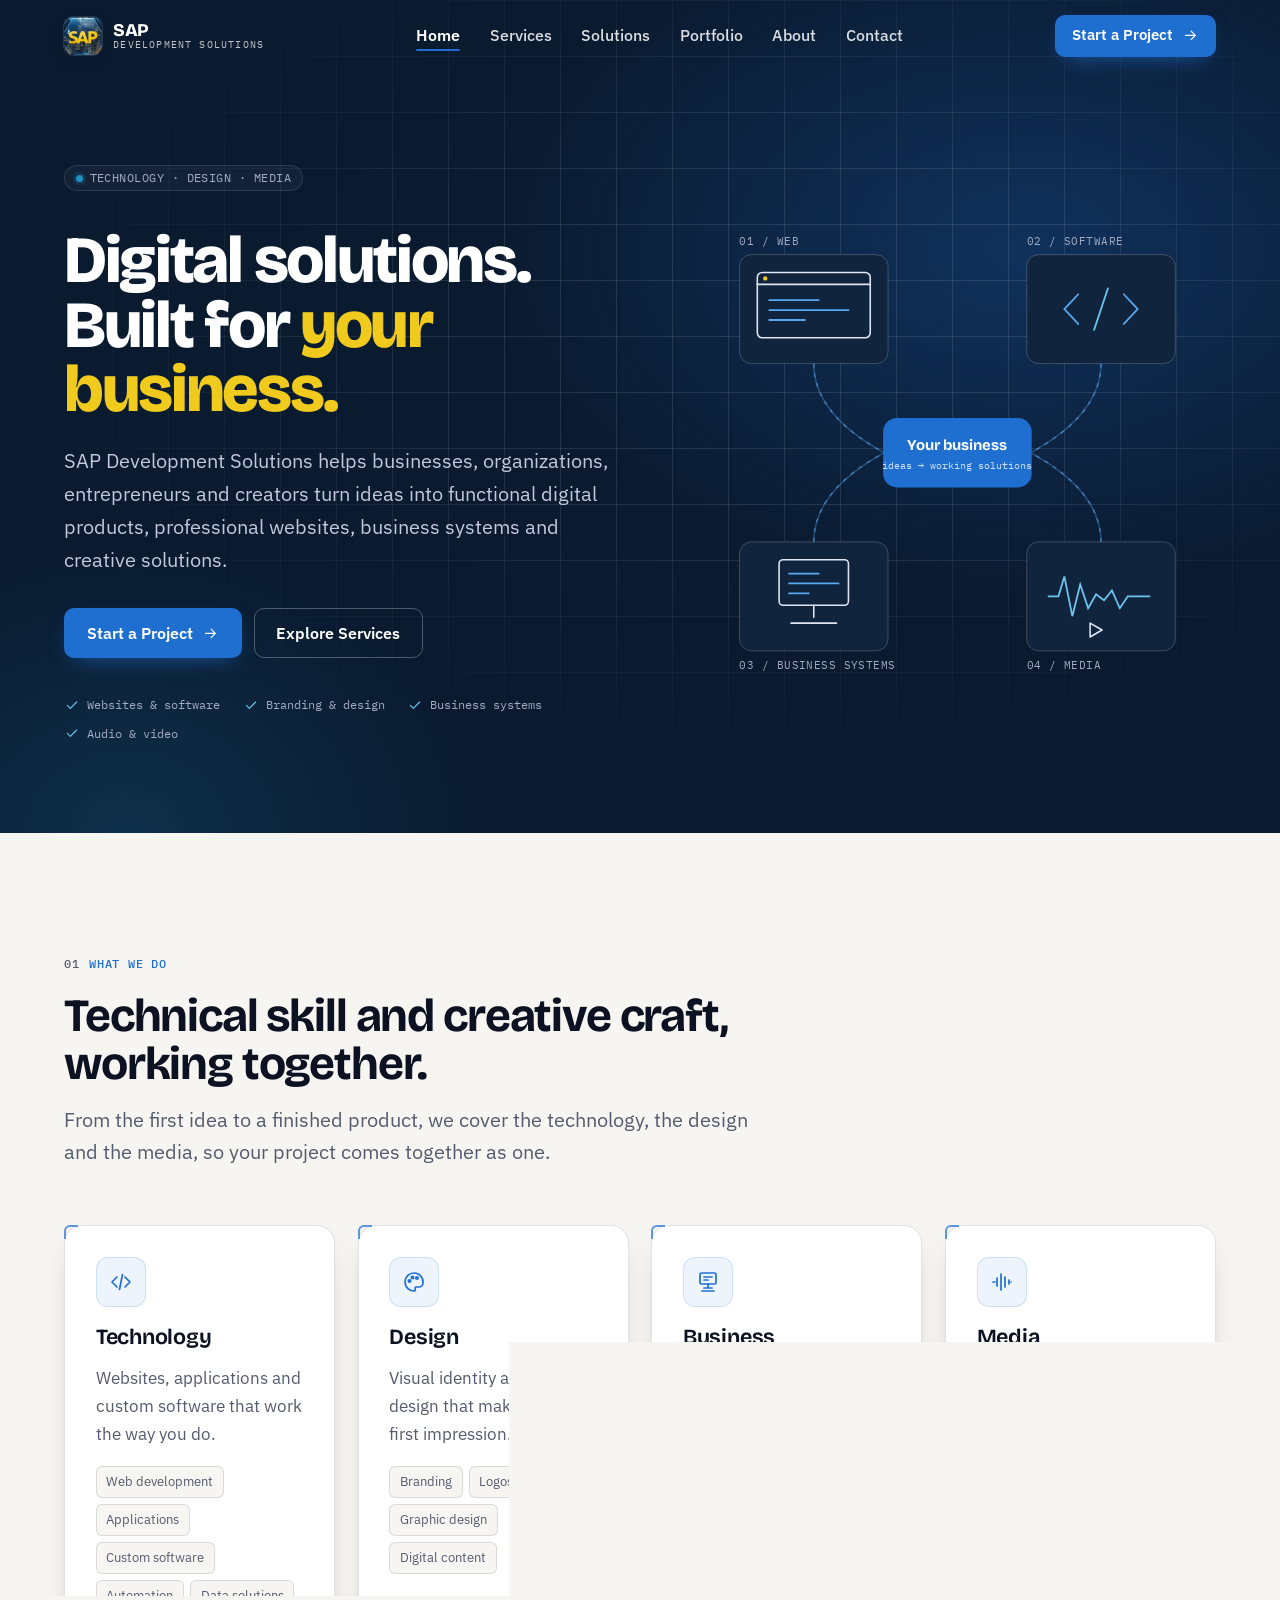
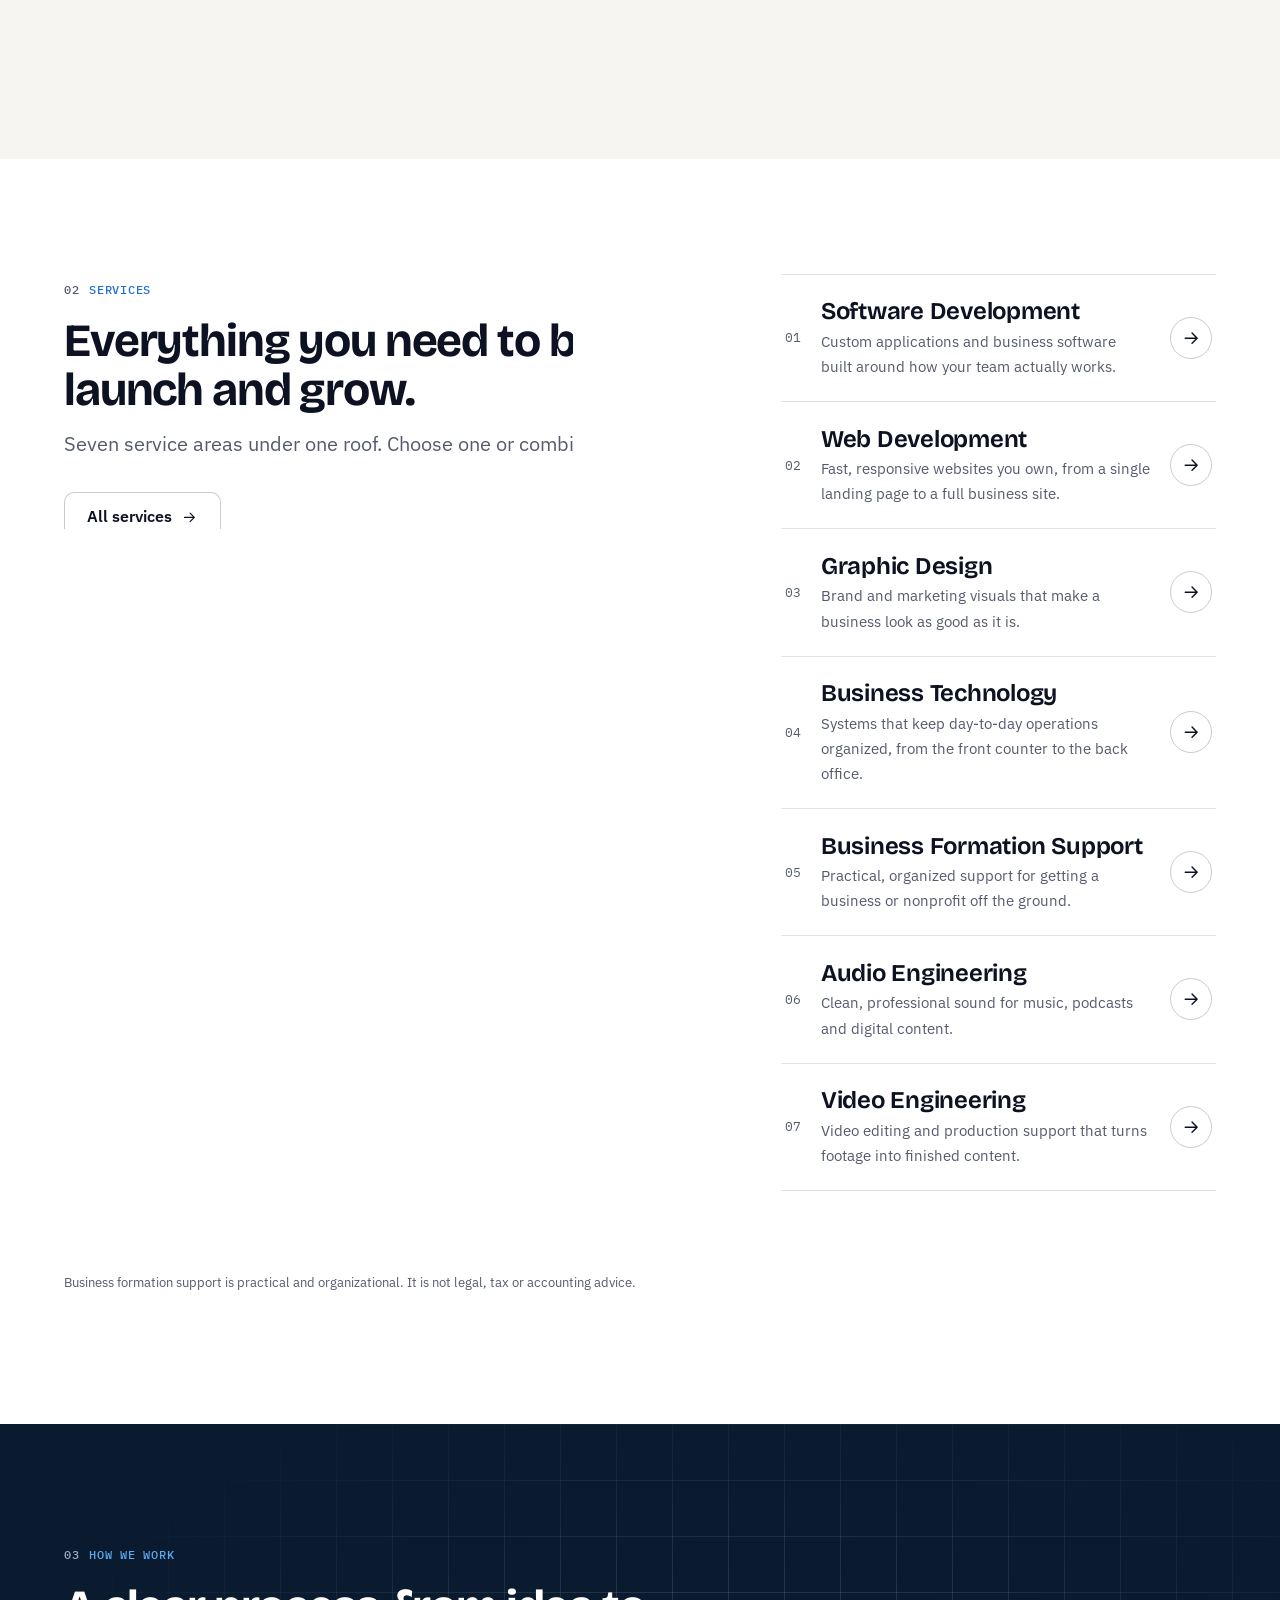
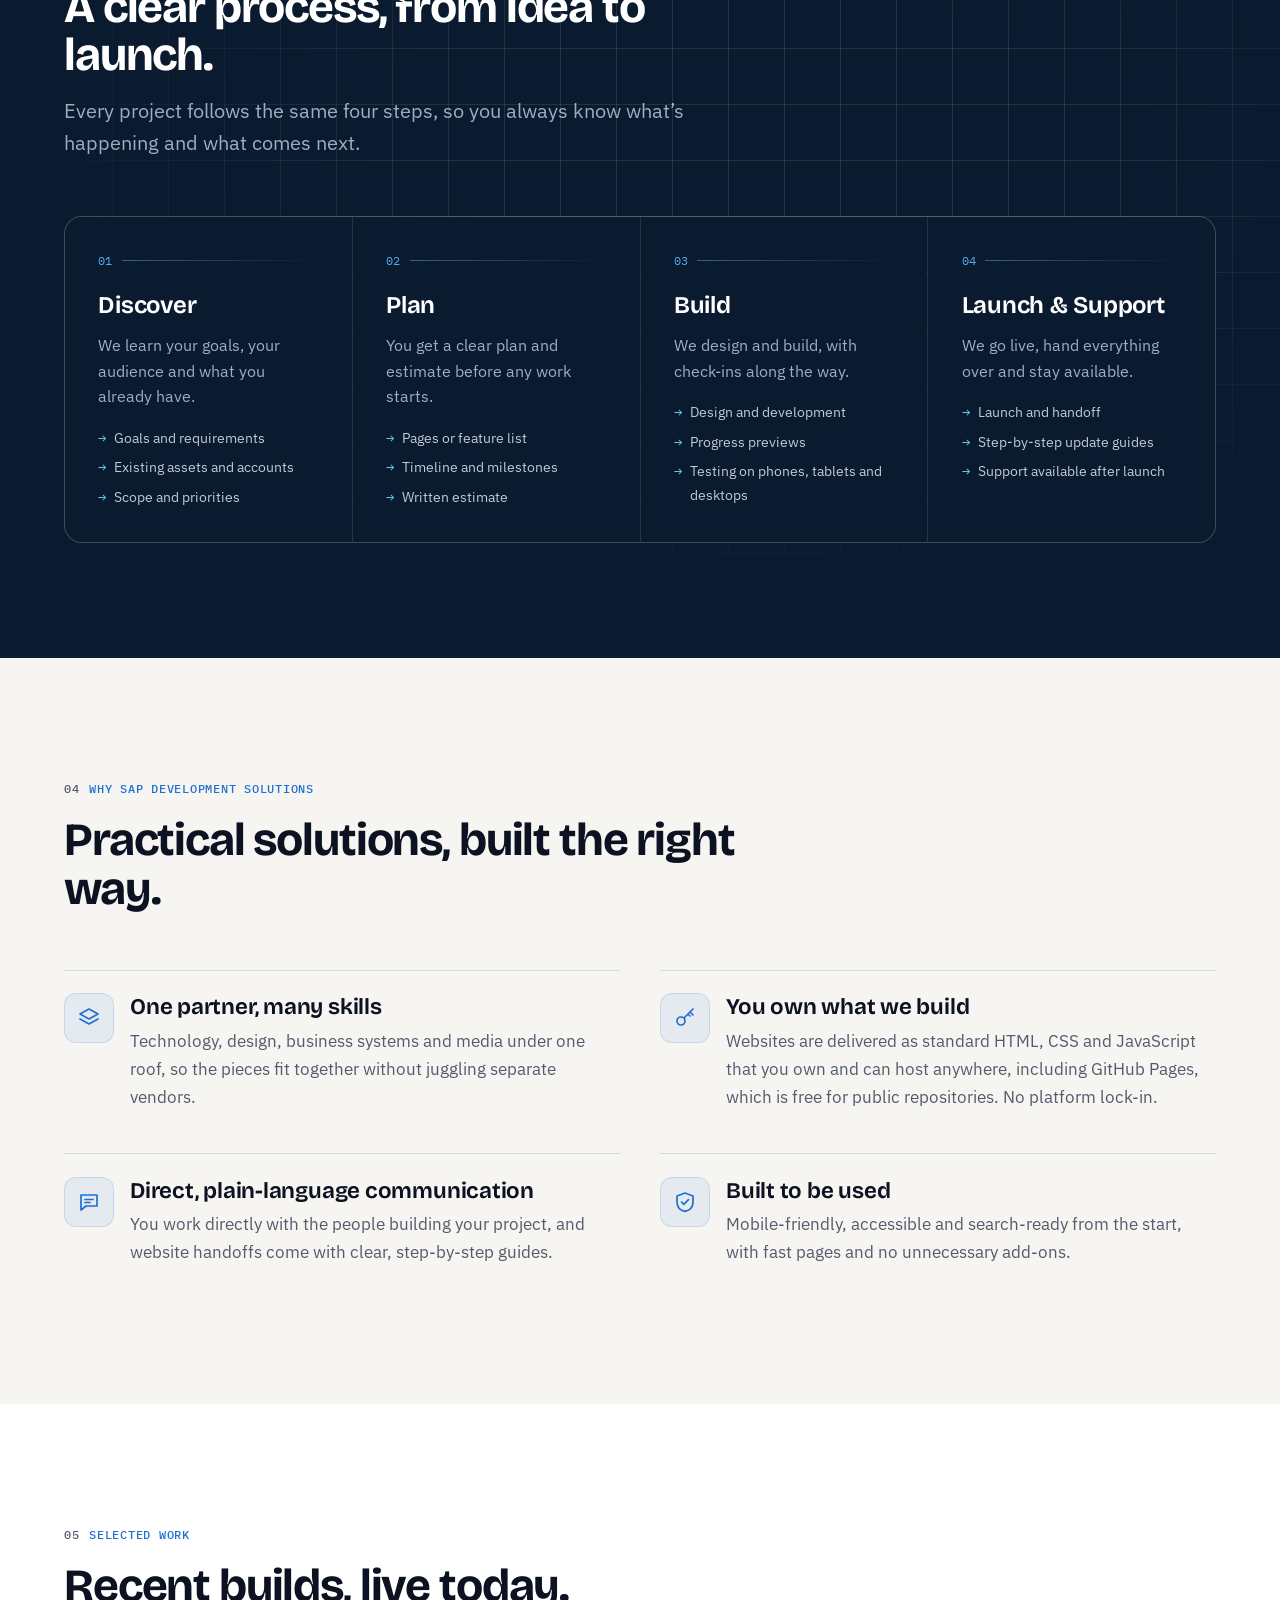
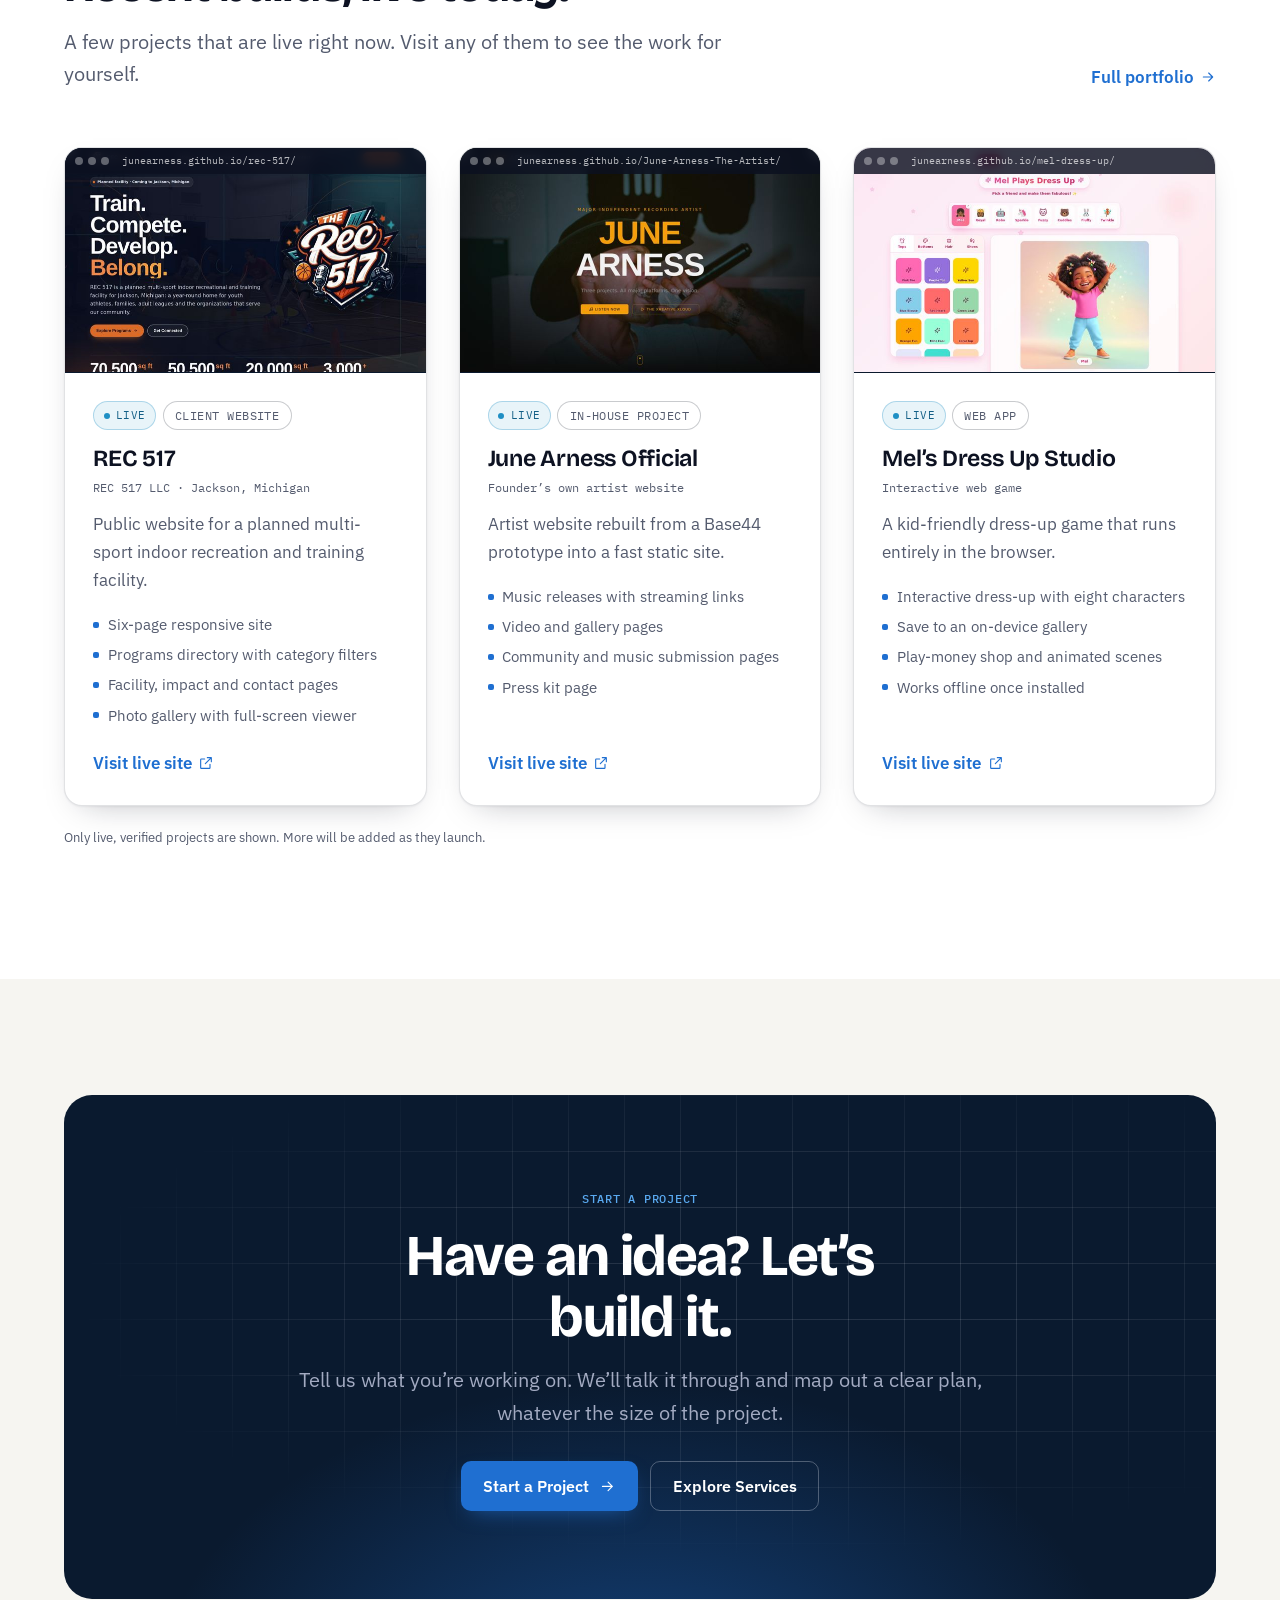
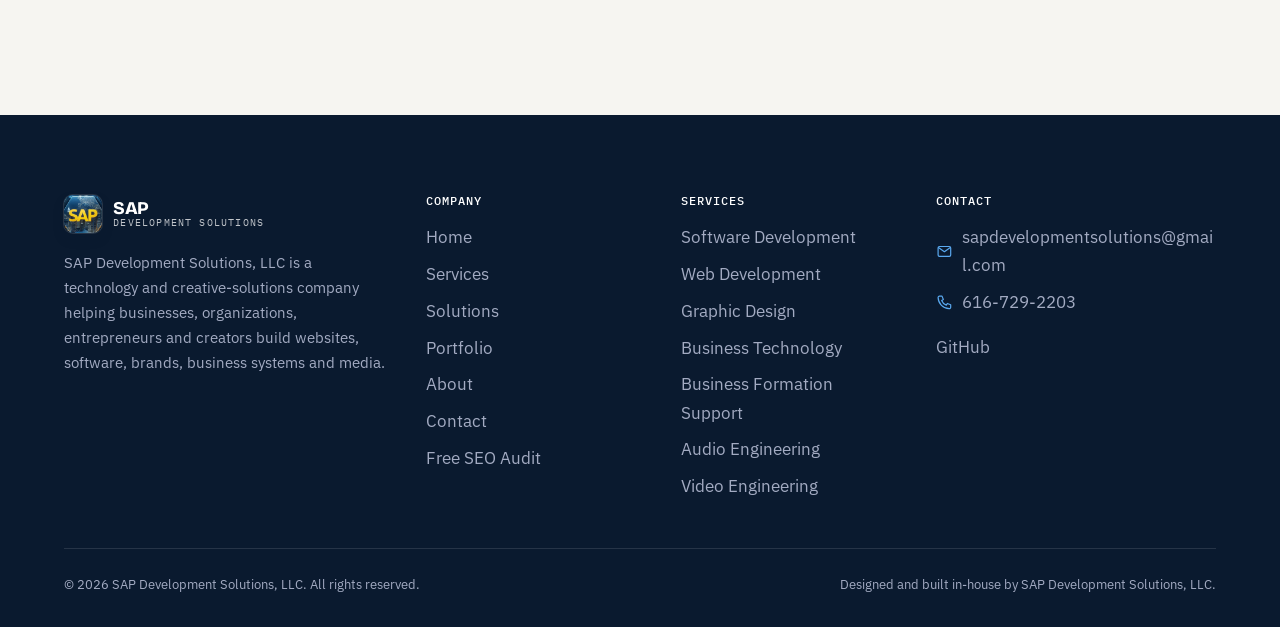
<file: index.html>
<!DOCTYPE html>
<html lang="en">
<head>
  <meta charset="utf-8">
  <meta name="viewport" content="width=device-width, initial-scale=1">
  <title>SAP Development Solutions | Web, Software, Design &amp; Media</title>
  <meta name="description" content="SAP Development Solutions, LLC builds websites, software, brands, business systems and media for businesses, organizations, entrepreneurs and creators.">
  <!-- ADDRESS: set for https://junearness.github.io/sap-development-solutions/ . If the site
       lives elsewhere (custom domain or another repo name), replace that address on this page
       (canonical, og:url, og:image, twitter:image and the ld+json block). -->
  <link rel="canonical" href="https://junearness.github.io/sap-development-solutions/">
  <meta property="og:type" content="website">
  <meta property="og:site_name" content="SAP Development Solutions, LLC">
  <meta property="og:title" content="SAP Development Solutions | Web, Software, Design &amp; Media">
  <meta property="og:description" content="SAP Development Solutions, LLC builds websites, software, brands, business systems and media for businesses, organizations, entrepreneurs and creators.">
  <meta property="og:url" content="https://junearness.github.io/sap-development-solutions/">
  <meta property="og:image" content="https://junearness.github.io/sap-development-solutions/og-image.jpg">
  <meta property="og:image:width" content="1200">
  <meta property="og:image:height" content="630">
  <meta name="twitter:card" content="summary_large_image">
  <meta name="twitter:title" content="SAP Development Solutions | Web, Software, Design &amp; Media">
  <meta name="twitter:description" content="SAP Development Solutions, LLC builds websites, software, brands, business systems and media for businesses, organizations, entrepreneurs and creators.">
  <meta name="twitter:image" content="https://junearness.github.io/sap-development-solutions/og-image.jpg">
  <meta name="theme-color" content="#0b1020">
  <link rel="icon" type="image/png" href="./favicon.png">
  <link rel="apple-touch-icon" href="./apple-touch-icon.png">
  <link rel="preconnect" href="https://fonts.googleapis.com">
  <link rel="preconnect" href="https://fonts.gstatic.com" crossorigin>
  <link href="https://fonts.googleapis.com/css2?family=Bricolage+Grotesque:opsz,wght@12..96,500..800&amp;family=IBM+Plex+Mono:wght@400;500&amp;family=IBM+Plex+Sans:wght@400;500;600;700&amp;display=swap" rel="stylesheet">
  <link rel="stylesheet" href="./style.css">
  <link rel="stylesheet" href="./responsive.css">
  <script>document.documentElement.classList.add("js");</script>
  <script type="application/ld+json">{"@context": "https://schema.org", "@type": "Organization", "name": "SAP Development Solutions, LLC", "url": "https://junearness.github.io/sap-development-solutions/", "logo": "https://junearness.github.io/sap-development-solutions/logo-full.jpg", "email": "sapdevelopmentsolutions@gmail.com", "telephone": "616-729-2203", "founder": {"@type": "Person", "name": "Stephen Arness Parks Jr."}, "description": "Technology and creative-solutions company: web and software development, graphic design, business technology, business formation support, and audio and video engineering.", "sameAs": ["https://github.com/JuneArness"]}</script>
</head>
<body class="header-dark">
  <a class="skip-link" href="#main">Skip to main content</a>
  <header class="site-header">
    <div class="container header-inner">
      <a class="brand" href="./index.html" aria-label="SAP Development Solutions, LLC home"><img src="./logo-mark.png" alt="" width="38" height="38"><span class="brand-text"><b>SAP</b><span>Development Solutions</span></span></a>
      <nav aria-label="Primary"><ul class="nav-links">
          <li><a href="./index.html" aria-current="page">Home</a></li>
          <li><a href="./services.html">Services</a></li>
          <li><a href="./solutions.html">Solutions</a></li>
          <li><a href="./portfolio.html">Portfolio</a></li>
          <li><a href="./about.html">About</a></li>
          <li><a href="./contact.html">Contact</a></li>
      </ul></nav>
      <a class="btn btn-primary header-cta" href="./contact.html">Start a Project<svg class="icon icon-arrow" viewBox="0 0 24 24" aria-hidden="true" focusable="false"><path d="M5 12h14M13 6l6 6-6 6"/></svg></a>
      <button type="button" class="menu-toggle" aria-expanded="false" aria-controls="mobile-menu" aria-label="Open menu"><span class="bars" aria-hidden="true"><span></span><span></span></span></button>
    </div>
  </header>
  <div class="mobile-menu" id="mobile-menu" aria-hidden="true">
    <nav aria-label="Mobile"><ul>
        <li><a class="m-link" href="./index.html" aria-current="page">Home<span>01</span></a></li>
        <li><a class="m-link" href="./services.html">Services<span>02</span></a></li>
        <li><a class="m-link" href="./solutions.html">Solutions<span>03</span></a></li>
        <li><a class="m-link" href="./portfolio.html">Portfolio<span>04</span></a></li>
        <li><a class="m-link" href="./about.html">About<span>05</span></a></li>
        <li><a class="m-link" href="./contact.html">Contact<span>06</span></a></li>
    </ul></nav>
    <div class="m-foot">
      <a class="btn btn-primary" href="./contact.html">Start a Project<svg class="icon icon-arrow" viewBox="0 0 24 24" aria-hidden="true" focusable="false"><path d="M5 12h14M13 6l6 6-6 6"/></svg></a>
      <span class="plain contact-lines" data-email><a href="mailto:sapdevelopmentsolutions@gmail.com">sapdevelopmentsolutions@gmail.com</a></span>
      <span class="plain contact-lines" data-phone><a href="tel:6167292203">616-729-2203</a></span>
    </div>
  </div>

  <main id="main">
    <section class="hero on-dark" aria-labelledby="hero-title">
      <div class="grid-bg" aria-hidden="true"></div>
      <div class="container hero-grid">
        <div class="hero-copy">
          <p class="pill"><span class="dot" aria-hidden="true"></span>Technology · Design · Media</p>
          <h1 id="hero-title" style="margin-top:1.4rem"><span class="line">Digital solutions.</span> <span class="line">Built for <span class="hl">your business.</span></span></h1>
          <p class="lead">SAP Development Solutions helps businesses, organizations, entrepreneurs and creators turn ideas into functional digital products, professional websites, business systems and creative solutions.</p>
          <div class="btn-row">
            <a class="btn btn-primary" href="./contact.html">Start a Project<svg class="icon icon-arrow" viewBox="0 0 24 24" aria-hidden="true" focusable="false"><path d="M5 12h14M13 6l6 6-6 6"/></svg></a>
            <a class="btn btn-secondary" href="./services.html">Explore Services</a>
          </div>
          <div class="hero-meta"><span><svg class="icon" viewBox="0 0 24 24" aria-hidden="true" focusable="false"><path d="M5 12.5l4.5 4.5L19 7.5"/></svg>Websites &amp; software</span><span><svg class="icon" viewBox="0 0 24 24" aria-hidden="true" focusable="false"><path d="M5 12.5l4.5 4.5L19 7.5"/></svg>Branding &amp; design</span><span><svg class="icon" viewBox="0 0 24 24" aria-hidden="true" focusable="false"><path d="M5 12.5l4.5 4.5L19 7.5"/></svg>Business systems</span><span><svg class="icon" viewBox="0 0 24 24" aria-hidden="true" focusable="false"><path d="M5 12.5l4.5 4.5L19 7.5"/></svg>Audio &amp; video</span></div>
        </div>
        <div class="diagram" aria-hidden="true">
  <svg viewBox="0 0 520 480" focusable="false">
    <path class="wire solid" d="M115 150 C115 210 190 240 185 240"/>
    <path class="wire solid" d="M405 150 C405 210 330 240 335 240"/>
    <path class="wire solid" d="M115 330 C115 270 190 240 185 240"/>
    <path class="wire solid" d="M405 330 C405 270 330 240 335 240"/>
    <path class="wire" d="M115 150 C115 210 190 240 185 240"/>
    <path class="wire" d="M405 150 C405 210 330 240 335 240"/>
    <path class="wire" d="M115 330 C115 270 190 240 185 240"/>
    <path class="wire" d="M405 330 C405 270 330 240 335 240"/>
    <g class="node" transform="translate(40 40)">
      <rect class="box" width="150" height="110" rx="12"/>
      <rect class="ink" x="18" y="18" width="114" height="66" rx="5"/>
      <path class="ink" d="M18 30h114"/><circle class="amber" cx="26" cy="24" r="2.2"/>
      <path class="accent" d="M30 46h50M30 56h80M30 66h36"/>
      <text x="0" y="-10">01 / WEB</text>
    </g>
    <g class="node" transform="translate(330 40)">
      <rect class="box" width="150" height="110" rx="12"/>
      <path class="accent" d="M52 40l-14 15 14 15M98 40l14 15-14 15"/>
      <path class="teal" d="M82 34l-14 42"/>
      <text x="0" y="-10">02 / SOFTWARE</text>
    </g>
    <g class="node" transform="translate(40 330)">
      <rect class="box" width="150" height="110" rx="12"/>
      <rect class="ink" x="40" y="18" width="70" height="46" rx="4"/>
      <path class="ink" d="M75 64v12M52 82h46"/>
      <path class="accent" d="M50 32h30M50 42h50M50 52h20"/>
      <text x="0" y="128">03 / BUSINESS SYSTEMS</text>
    </g>
    <g class="node" transform="translate(330 330)">
      <rect class="box" width="150" height="110" rx="12"/>
      <path class="teal" d="M22 55h10l6-20 8 40 8-32 8 24 8-14 8 6 8-10 8 18 8-12h22"/>
      <path class="ink" d="M64 82l12 7-12 7z"/>
      <text x="0" y="128">04 / MEDIA</text>
    </g>
    <g class="core" transform="translate(185 205)">
      <rect width="150" height="70" rx="14"/>
      <text x="75" y="32" text-anchor="middle">Your business</text>
      <text class="sub" x="75" y="51" text-anchor="middle">ideas → working solutions</text>
    </g>
  </svg>
</div>
      </div>
    </section>

    <section class="section" aria-labelledby="what-title">
      <div class="container">
        <div class="section-head reveal"><div><p class="label"><span class="idx">01</span>What we do</p><h2 class="h2" id="what-title">Technical skill and creative craft, working together.</h2><p class="lead">From the first idea to a finished product, we cover the technology, the design and the media, so your project comes together as one.</p></div></div>
        <div class="grid g4 stagger"><article class="card pillar corners"><span class="ico"><svg class="icon" viewBox="0 0 24 24" aria-hidden="true" focusable="false"><path d="M8 7l-5 5 5 5M16 7l5 5-5 5M13.5 4.5l-3 15"/></svg></span><h3>Technology</h3><p>Websites, applications and custom software that work the way you do.</p><ul class="tags"><li>Web development</li><li>Applications</li><li>Custom software</li><li>Automation</li><li>Data solutions</li></ul></article><article class="card pillar corners"><span class="ico"><svg class="icon" viewBox="0 0 24 24" aria-hidden="true" focusable="false"><path d="M12 3a9 9 0 1 0 0 18c1.1 0 1.6-.9 1.2-1.8-.5-1-.1-2.2 1-2.2H17a4 4 0 0 0 4-4A9 9 0 0 0 12 3z"/><circle cx="7.5" cy="11" r="1.2"/><circle cx="10.5" cy="7.5" r="1.2"/><circle cx="15" cy="8" r="1.2"/></svg></span><h3>Design</h3><p>Visual identity and digital design that make a strong first impression.</p><ul class="tags"><li>Branding</li><li>Logos</li><li>Graphic design</li><li>Digital content</li></ul></article><article class="card pillar corners"><span class="ico"><svg class="icon" viewBox="0 0 24 24" aria-hidden="true" focusable="false"><rect x="4" y="3" width="16" height="11" rx="1.5"/><path d="M8 18h8M12 14v4M6 21h12M8 7h8M8 10h4"/></svg></span><h3>Business</h3><p>Systems and support for running and launching a business.</p><ul class="tags"><li>POS systems</li><li>Digital ordering</li><li>Workflows</li><li>Launch support</li></ul></article><article class="card pillar corners"><span class="ico"><svg class="icon" viewBox="0 0 24 24" aria-hidden="true" focusable="false"><path d="M3 12h2M7 8v8M11 4v16M15 7v10M19 10v4M21 12h0"/></svg></span><h3>Media</h3><p>Audio and video production support for brands and creators.</p><ul class="tags"><li>Audio engineering</li><li>Video engineering</li><li>Multimedia</li></ul></article></div>
      </div>
    </section>

    <section class="section white" aria-labelledby="svc-title">
      <div class="container split wl" style="align-items:start">
        <div class="sticky reveal">
          <p class="label"><span class="idx">02</span>Services</p>
          <h2 class="h2" id="svc-title">Everything you need to build, launch and grow.</h2>
          <p class="lead">Seven service areas under one roof. Choose one or combine several.</p>
          <a class="btn btn-secondary" href="./services.html" style="margin-top:1rem">All services<svg class="icon icon-arrow" viewBox="0 0 24 24" aria-hidden="true" focusable="false"><path d="M5 12h14M13 6l6 6-6 6"/></svg></a>
        </div>
        <div class="svc-list reveal" data-service-list><noscript><ul><li>Software Development: Custom applications and business software built around how your team actually works.</li><li>Web Development: Fast, responsive websites you own, from a single landing page to a full business site.</li><li>Graphic Design: Brand and marketing visuals that make a business look as good as it is.</li><li>Business Technology: Systems that keep day-to-day operations organized, from the front counter to the back office.</li><li>Business Formation Support: Practical, organized support for getting a business or nonprofit off the ground.</li><li>Audio Engineering: Clean, professional sound for music, podcasts and digital content.</li><li>Video Engineering: Video editing and production support that turns footage into finished content.</li></ul></noscript></div>
        <p class="fine" style="margin-top:1rem">Business formation support is practical and organizational. It is not legal, tax or accounting advice.</p>
      </div>
    </section>

    <section class="section dark on-dark" aria-labelledby="how-title">
      <div class="grid-bg" aria-hidden="true"></div>
      <div class="container">
        <div class="section-head reveal"><div><p class="label"><span class="idx">03</span>How we work</p><h2 class="h2" id="how-title">A clear process, from idea to launch.</h2><p class="lead">Every project follows the same four steps, so you always know what’s happening and what comes next.</p></div></div>
        <div class="process stagger"><div class="step"><p class="step-n">01</p><h3>Discover</h3><p>We learn your goals, your audience and what you already have.</p><ul><li>Goals and requirements</li><li>Existing assets and accounts</li><li>Scope and priorities</li></ul></div><div class="step"><p class="step-n">02</p><h3>Plan</h3><p>You get a clear plan and estimate before any work starts.</p><ul><li>Pages or feature list</li><li>Timeline and milestones</li><li>Written estimate</li></ul></div><div class="step"><p class="step-n">03</p><h3>Build</h3><p>We design and build, with check-ins along the way.</p><ul><li>Design and development</li><li>Progress previews</li><li>Testing on phones, tablets and desktops</li></ul></div><div class="step"><p class="step-n">04</p><h3>Launch & Support</h3><p>We go live, hand everything over and stay available.</p><ul><li>Launch and handoff</li><li>Step-by-step update guides</li><li>Support available after launch</li></ul></div></div>
      </div>
    </section>

    <section class="section" aria-labelledby="why-title">
      <div class="container">
        <div class="section-head reveal"><div><p class="label"><span class="idx">04</span>Why SAP Development Solutions</p><h2 class="h2" id="why-title">Practical solutions, built the right way.</h2></div></div>
        <div class="why stagger"><div class="why-item"><span class="ico"><svg class="icon" viewBox="0 0 24 24" aria-hidden="true" focusable="false"><path d="M12 3l9 5-9 5-9-5z"/><path d="M3 13l9 5 9-5"/></svg></span><div><h3>One partner, many skills</h3><p>Technology, design, business systems and media under one roof, so the pieces fit together without juggling separate vendors.</p></div></div><div class="why-item"><span class="ico"><svg class="icon" viewBox="0 0 24 24" aria-hidden="true" focusable="false"><circle cx="8" cy="15" r="4"/><path d="M11 12l9-9M17 6l3 3M15 8l2 2"/></svg></span><div><h3>You own what we build</h3><p>Websites are delivered as standard HTML, CSS and JavaScript that you own and can host anywhere, including GitHub Pages, which is free for public repositories. No platform lock-in.</p></div></div><div class="why-item"><span class="ico"><svg class="icon" viewBox="0 0 24 24" aria-hidden="true" focusable="false"><path d="M4 5h16v11H9l-5 4z"/><path d="M8 9.5h8M8 12.5h5"/></svg></span><div><h3>Direct, plain-language communication</h3><p>You work directly with the people building your project, and website handoffs come with clear, step-by-step guides.</p></div></div><div class="why-item"><span class="ico"><svg class="icon" viewBox="0 0 24 24" aria-hidden="true" focusable="false"><path d="M12 3l8 3v6c0 5-3.4 8.3-8 9.4-4.6-1.1-8-4.4-8-9.4V6z"/><path d="M8.5 12l2.3 2.3 4.7-4.7"/></svg></span><div><h3>Built to be used</h3><p>Mobile-friendly, accessible and search-ready from the start, with fast pages and no unnecessary add-ons.</p></div></div></div>
      </div>
    </section>

    <section class="section white" aria-labelledby="work-title" data-hide-if-empty>
      <div class="container">
        <div class="section-head row reveal"><div><p class="label"><span class="idx">05</span>Selected work</p><h2 class="h2" id="work-title">Recent builds, live today.</h2><p class="lead">A few projects that are live right now. Visit any of them to see the work for yourself.</p></div><a class="text-link" href="./portfolio.html">Full portfolio<svg class="icon" viewBox="0 0 24 24" aria-hidden="true" focusable="false"><path d="M5 12h14M13 6l6 6-6 6"/></svg></a></div>
        <div class="work-grid stagger" data-work></div>
        <p class="fine" style="margin-top:1.25rem">Only live, verified projects are shown. More will be added as they launch.</p>
      </div>
    </section>

    <section class="section" aria-labelledby="cta-title">
      <div class="container">
        <div class="cta-band on-dark reveal">
          <div class="grid-bg" aria-hidden="true"></div>
          <p class="label" style="justify-content:center">Start a project</p>
          <h2 id="cta-title">Have an idea? Let’s build it.</h2>
          <p class="lead">Tell us what you’re working on. We’ll talk it through and map out a clear plan, whatever the size of the project.</p>
          <div class="btn-row"><a class="btn btn-primary" href="./contact.html">Start a Project<svg class="icon icon-arrow" viewBox="0 0 24 24" aria-hidden="true" focusable="false"><path d="M5 12h14M13 6l6 6-6 6"/></svg></a><a class="btn btn-secondary" href="./services.html">Explore Services</a></div>
        </div>
      </div>
    </section>

  </main>

  <footer class="site-footer">
    <div class="container">
      <div class="footer-grid">
        <div class="footer-brand">
          <a class="brand" href="./index.html" aria-label="SAP Development Solutions, LLC home"><img src="./logo-mark.png" alt="" width="38" height="38"><span class="brand-text"><b>SAP</b><span>Development Solutions</span></span></a>
          <p>SAP Development Solutions, LLC is a technology and creative-solutions company helping businesses, organizations, entrepreneurs and creators build websites, software, brands, business systems and media.</p>
        </div>
        <div><h2>Company</h2><ul><li><a href="./index.html">Home</a></li><li><a href="./services.html">Services</a></li><li><a href="./solutions.html">Solutions</a></li><li><a href="./portfolio.html">Portfolio</a></li><li><a href="./about.html">About</a></li><li><a href="./contact.html">Contact</a></li><li><a href="./free-seo-audit.html">Free SEO Audit</a></li></ul></div>
        <div><h2>Services</h2><ul><li><a href="./services.html#software">Software Development</a></li><li><a href="./services.html#web">Web Development</a></li><li><a href="./services.html#design">Graphic Design</a></li><li><a href="./services.html#business-tech">Business Technology</a></li><li><a href="./services.html#formation">Business Formation Support</a></li><li><a href="./services.html#audio">Audio Engineering</a></li><li><a href="./services.html#video">Video Engineering</a></li></ul></div>
        <div>
          <h2>Contact</h2>
          <!-- These fill in from data.js (company.email / company.phone / company.socials) -->
          <ul class="footer-contact"><li data-email><a href="mailto:sapdevelopmentsolutions@gmail.com">sapdevelopmentsolutions@gmail.com</a></li><li data-phone><a href="tel:6167292203">616-729-2203</a></li></ul>
          <ul data-socials style="margin-top:.9rem"></ul>
        </div>
      </div>
      <div class="footer-bottom">
        <p>&copy; <span data-year>2026</span> SAP Development Solutions, LLC. All rights reserved.</p>
        <p>Designed and built in-house by SAP Development Solutions, LLC.</p>
      </div>
    </div>
  </footer>
  <script src="./data.js"></script>
  <script src="./app.js"></script>
</body>
</html>
</file>
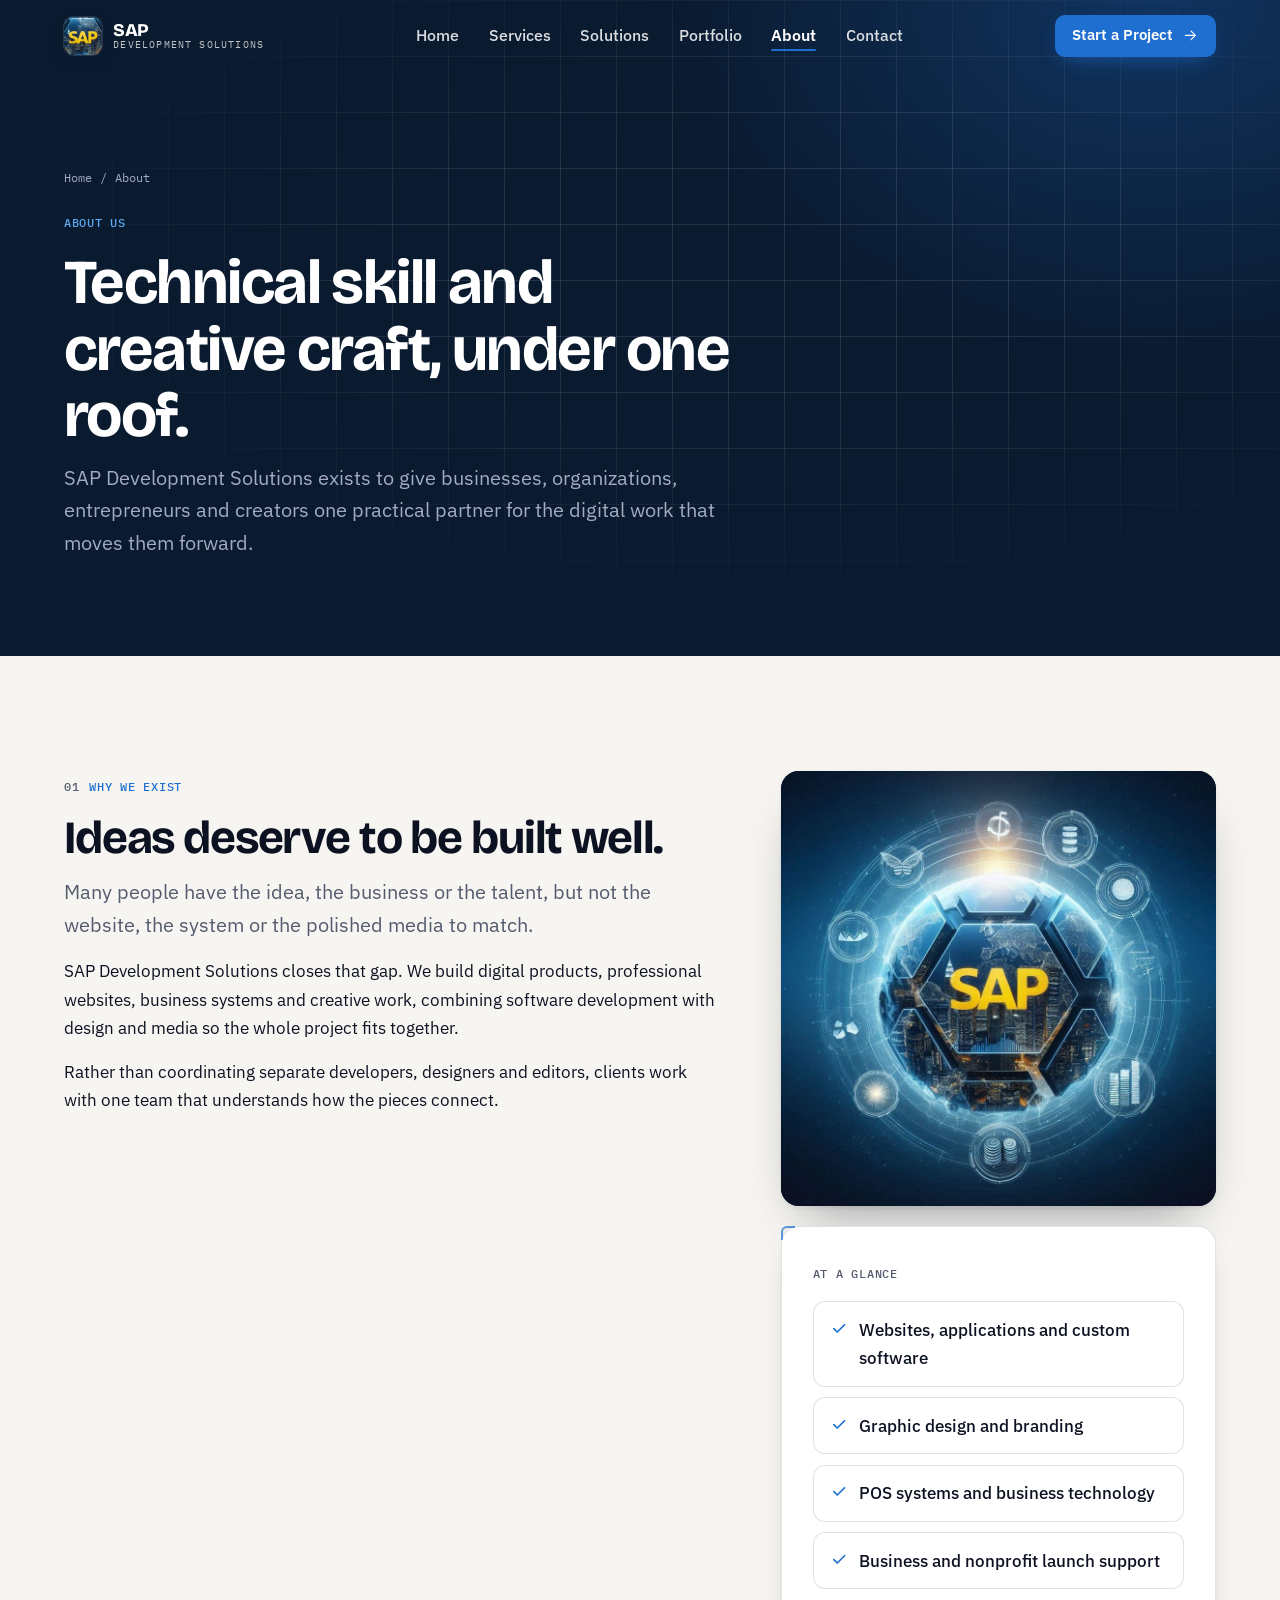
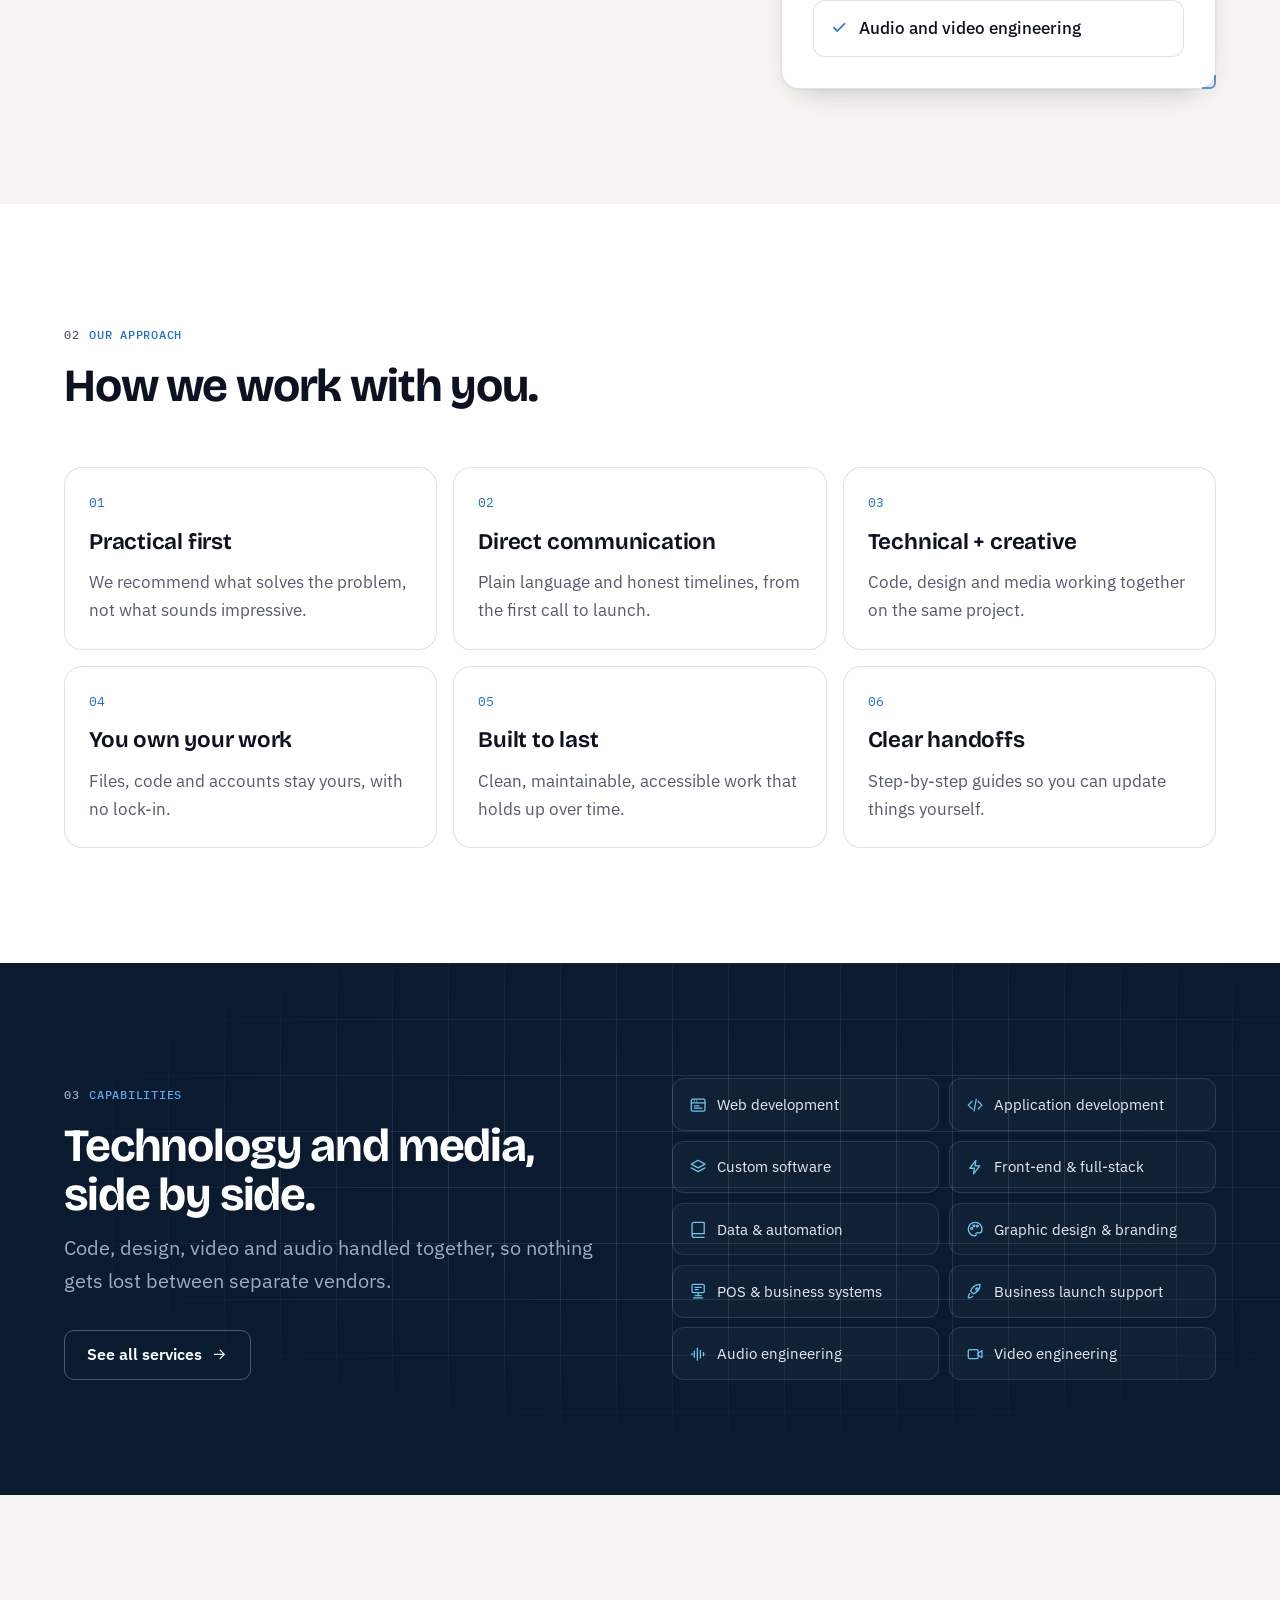
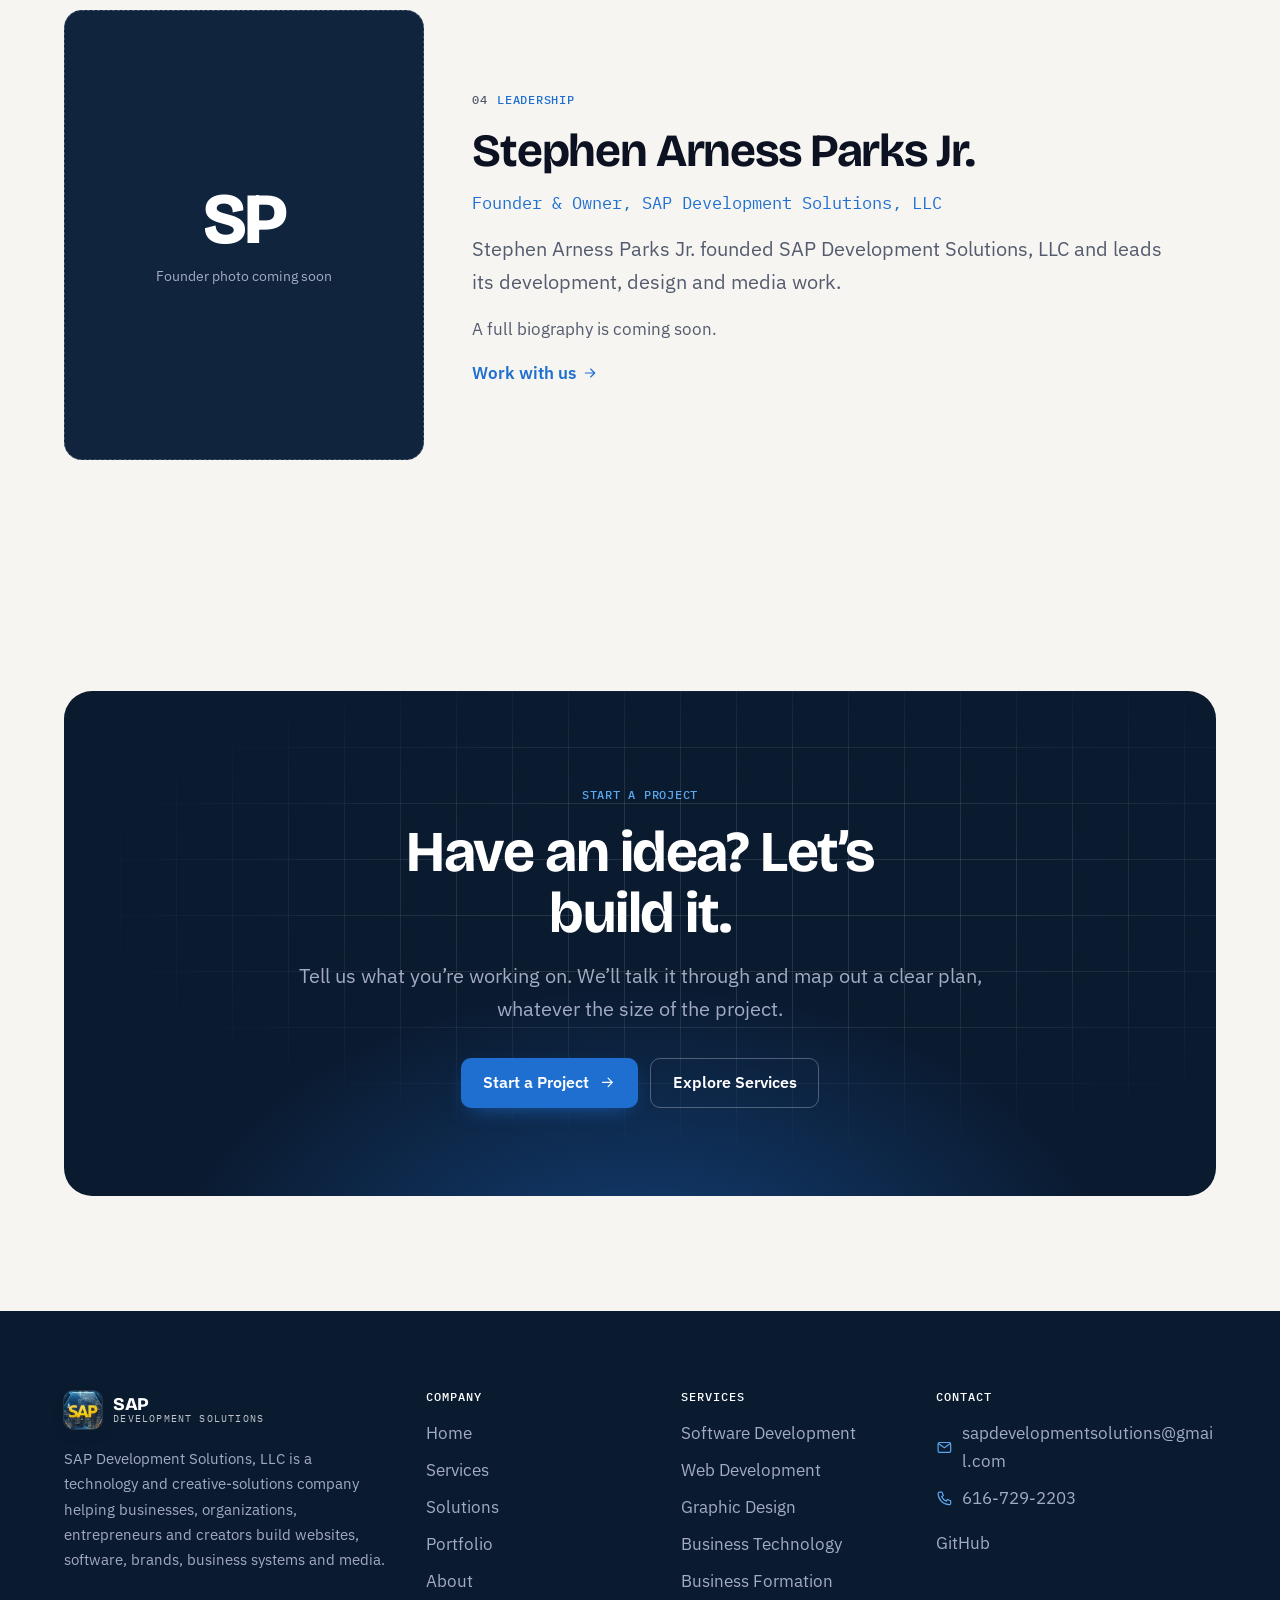
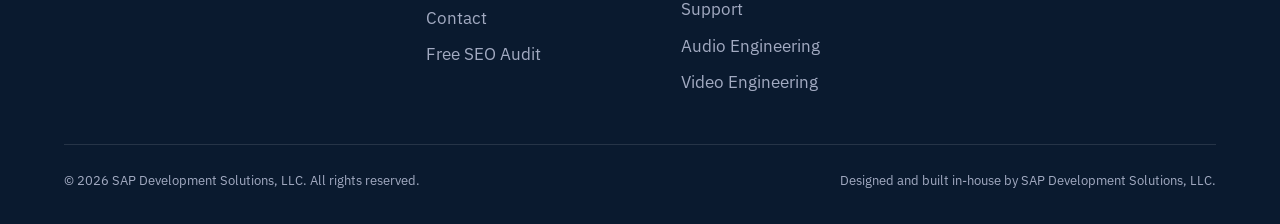
<file: about.html>
<!DOCTYPE html>
<html lang="en">
<head>
  <meta charset="utf-8">
  <meta name="viewport" content="width=device-width, initial-scale=1">
  <title>About | SAP Development Solutions</title>
  <meta name="description" content="About SAP Development Solutions, LLC: a technology and creative-solutions company founded by Stephen Arness Parks Jr., combining development, design, business systems and media.">
  <!-- ADDRESS: set for https://junearness.github.io/sap-development-solutions/ . If the site
       lives elsewhere (custom domain or another repo name), replace that address on this page
       (canonical, og:url, og:image, twitter:image and the ld+json block). -->
  <link rel="canonical" href="https://junearness.github.io/sap-development-solutions/about.html">
  <meta property="og:type" content="website">
  <meta property="og:site_name" content="SAP Development Solutions, LLC">
  <meta property="og:title" content="About | SAP Development Solutions">
  <meta property="og:description" content="About SAP Development Solutions, LLC: a technology and creative-solutions company founded by Stephen Arness Parks Jr., combining development, design, business systems and media.">
  <meta property="og:url" content="https://junearness.github.io/sap-development-solutions/about.html">
  <meta property="og:image" content="https://junearness.github.io/sap-development-solutions/og-image.jpg">
  <meta property="og:image:width" content="1200">
  <meta property="og:image:height" content="630">
  <meta name="twitter:card" content="summary_large_image">
  <meta name="twitter:title" content="About | SAP Development Solutions">
  <meta name="twitter:description" content="About SAP Development Solutions, LLC: a technology and creative-solutions company founded by Stephen Arness Parks Jr., combining development, design, business systems and media.">
  <meta name="twitter:image" content="https://junearness.github.io/sap-development-solutions/og-image.jpg">
  <meta name="theme-color" content="#0b1020">
  <link rel="icon" type="image/png" href="./favicon.png">
  <link rel="apple-touch-icon" href="./apple-touch-icon.png">
  <link rel="preconnect" href="https://fonts.googleapis.com">
  <link rel="preconnect" href="https://fonts.gstatic.com" crossorigin>
  <link href="https://fonts.googleapis.com/css2?family=Bricolage+Grotesque:opsz,wght@12..96,500..800&amp;family=IBM+Plex+Mono:wght@400;500&amp;family=IBM+Plex+Sans:wght@400;500;600;700&amp;display=swap" rel="stylesheet">
  <link rel="stylesheet" href="./style.css">
  <link rel="stylesheet" href="./responsive.css">
  <script>document.documentElement.classList.add("js");</script>
</head>
<body class="header-dark">
  <a class="skip-link" href="#main">Skip to main content</a>
  <header class="site-header">
    <div class="container header-inner">
      <a class="brand" href="./index.html" aria-label="SAP Development Solutions, LLC home"><img src="./logo-mark.png" alt="" width="38" height="38"><span class="brand-text"><b>SAP</b><span>Development Solutions</span></span></a>
      <nav aria-label="Primary"><ul class="nav-links">
          <li><a href="./index.html">Home</a></li>
          <li><a href="./services.html">Services</a></li>
          <li><a href="./solutions.html">Solutions</a></li>
          <li><a href="./portfolio.html">Portfolio</a></li>
          <li><a href="./about.html" aria-current="page">About</a></li>
          <li><a href="./contact.html">Contact</a></li>
      </ul></nav>
      <a class="btn btn-primary header-cta" href="./contact.html">Start a Project<svg class="icon icon-arrow" viewBox="0 0 24 24" aria-hidden="true" focusable="false"><path d="M5 12h14M13 6l6 6-6 6"/></svg></a>
      <button type="button" class="menu-toggle" aria-expanded="false" aria-controls="mobile-menu" aria-label="Open menu"><span class="bars" aria-hidden="true"><span></span><span></span></span></button>
    </div>
  </header>
  <div class="mobile-menu" id="mobile-menu" aria-hidden="true">
    <nav aria-label="Mobile"><ul>
        <li><a class="m-link" href="./index.html">Home<span>01</span></a></li>
        <li><a class="m-link" href="./services.html">Services<span>02</span></a></li>
        <li><a class="m-link" href="./solutions.html">Solutions<span>03</span></a></li>
        <li><a class="m-link" href="./portfolio.html">Portfolio<span>04</span></a></li>
        <li><a class="m-link" href="./about.html" aria-current="page">About<span>05</span></a></li>
        <li><a class="m-link" href="./contact.html">Contact<span>06</span></a></li>
    </ul></nav>
    <div class="m-foot">
      <a class="btn btn-primary" href="./contact.html">Start a Project<svg class="icon icon-arrow" viewBox="0 0 24 24" aria-hidden="true" focusable="false"><path d="M5 12h14M13 6l6 6-6 6"/></svg></a>
      <span class="plain contact-lines" data-email><a href="mailto:sapdevelopmentsolutions@gmail.com">sapdevelopmentsolutions@gmail.com</a></span>
      <span class="plain contact-lines" data-phone><a href="tel:6167292203">616-729-2203</a></span>
    </div>
  </div>

  <main id="main">
    <section class="page-hero on-dark" aria-labelledby="page-title">
      <div class="grid-bg" aria-hidden="true"></div>
      <div class="container">
        <nav class="crumbs" aria-label="Breadcrumb"><a href="./index.html">Home</a><span aria-hidden="true">/</span><span aria-current="page">About</span></nav>
        <p class="label">About us</p>
        <h1 class="h1" id="page-title">Technical skill and creative craft, under one roof.</h1>
        <p class="lead">SAP Development Solutions exists to give businesses, organizations, entrepreneurs and creators one practical partner for the digital work that moves them forward.</p>
      </div>
    </section>

    <section class="section" aria-labelledby="story-title">
      <div class="container split wl" style="align-items:start">
        <div class="reveal">
          <p class="label"><span class="idx">01</span>Why we exist</p>
          <h2 class="h2" id="story-title">Ideas deserve to be built well.</h2>
          <p class="lead">Many people have the idea, the business or the talent, but not the website, the system or the polished media to match.</p>
          <p>SAP Development Solutions closes that gap. We build digital products, professional websites, business systems and creative work, combining software development with design and media so the whole project fits together.</p>
          <p>Rather than coordinating separate developers, designers and editors, clients work with one team that understands how the pieces connect.</p>
        </div>
        <div class="reveal">
          <figure class="logo-figure"><img src="./logo-full.jpg" alt="The SAP Development Solutions logo: the letters SAP in gold on a glowing blue globe circled by technology icons" loading="lazy" width="900" height="900"></figure>
          <div class="card corners">
          <p class="label">At a glance</p>
          <ul class="checks" style="grid-template-columns:minmax(0,1fr)">
            <li><svg class="icon" viewBox="0 0 24 24" aria-hidden="true" focusable="false"><path d="M5 12.5l4.5 4.5L19 7.5"/></svg><span>Websites, applications and custom software</span></li>
            <li><svg class="icon" viewBox="0 0 24 24" aria-hidden="true" focusable="false"><path d="M5 12.5l4.5 4.5L19 7.5"/></svg><span>Graphic design and branding</span></li>
            <li><svg class="icon" viewBox="0 0 24 24" aria-hidden="true" focusable="false"><path d="M5 12.5l4.5 4.5L19 7.5"/></svg><span>POS systems and business technology</span></li>
            <li><svg class="icon" viewBox="0 0 24 24" aria-hidden="true" focusable="false"><path d="M5 12.5l4.5 4.5L19 7.5"/></svg><span>Business and nonprofit launch support</span></li>
            <li><svg class="icon" viewBox="0 0 24 24" aria-hidden="true" focusable="false"><path d="M5 12.5l4.5 4.5L19 7.5"/></svg><span>Audio and video engineering</span></li>
          </ul>
          </div>
        </div>
      </div>
    </section>
    <section class="section white" aria-labelledby="appr-title">
      <div class="container">
        <div class="section-head reveal"><div><p class="label"><span class="idx">02</span>Our approach</p><h2 class="h2" id="appr-title">How we work with you.</h2></div></div>
        <div class="principles stagger"><div class="principle"><h3>Practical first</h3><p>We recommend what solves the problem, not what sounds impressive.</p></div><div class="principle"><h3>Direct communication</h3><p>Plain language and honest timelines, from the first call to launch.</p></div><div class="principle"><h3>Technical + creative</h3><p>Code, design and media working together on the same project.</p></div><div class="principle"><h3>You own your work</h3><p>Files, code and accounts stay yours, with no lock-in.</p></div><div class="principle"><h3>Built to last</h3><p>Clean, maintainable, accessible work that holds up over time.</p></div><div class="principle"><h3>Clear handoffs</h3><p>Step-by-step guides so you can update things yourself.</p></div></div>
      </div>
    </section>
    <section class="section dark on-dark" aria-labelledby="cap-title">
      <div class="grid-bg" aria-hidden="true"></div>
      <div class="container split">
        <div class="reveal">
          <p class="label"><span class="idx">03</span>Capabilities</p>
          <h2 class="h2" id="cap-title">Technology and media, side by side.</h2>
          <p class="lead">Code, design, video and audio handled together, so nothing gets lost between separate vendors.</p>
          <a class="btn btn-secondary" href="./services.html" style="margin-top:1rem">See all services<svg class="icon icon-arrow" viewBox="0 0 24 24" aria-hidden="true" focusable="false"><path d="M5 12h14M13 6l6 6-6 6"/></svg></a>
        </div>
        <ul class="cap-grid stagger"><li><svg class="icon" viewBox="0 0 24 24" aria-hidden="true" focusable="false"><rect x="3" y="4" width="18" height="16" rx="2"/><path d="M3 9h18M7 6.5h.01M10 6.5h.01M7 13h6M7 16h10"/></svg>Web development</li><li><svg class="icon" viewBox="0 0 24 24" aria-hidden="true" focusable="false"><path d="M8 7l-5 5 5 5M16 7l5 5-5 5M13.5 4.5l-3 15"/></svg>Application development</li><li><svg class="icon" viewBox="0 0 24 24" aria-hidden="true" focusable="false"><path d="M12 3l9 5-9 5-9-5z"/><path d="M3 13l9 5 9-5"/></svg>Custom software</li><li><svg class="icon" viewBox="0 0 24 24" aria-hidden="true" focusable="false"><path d="M13 3L5 13.5h6L10 21l8-10.5h-6z"/></svg>Front-end & full-stack</li><li><svg class="icon" viewBox="0 0 24 24" aria-hidden="true" focusable="false"><path d="M4 5.5A2.5 2.5 0 0 1 6.5 3H20v15H6.5A2.5 2.5 0 0 0 4 20.5zM4 20.5A2.5 2.5 0 0 0 6.5 23H20"/></svg>Data & automation</li><li><svg class="icon" viewBox="0 0 24 24" aria-hidden="true" focusable="false"><path d="M12 3a9 9 0 1 0 0 18c1.1 0 1.6-.9 1.2-1.8-.5-1-.1-2.2 1-2.2H17a4 4 0 0 0 4-4A9 9 0 0 0 12 3z"/><circle cx="7.5" cy="11" r="1.2"/><circle cx="10.5" cy="7.5" r="1.2"/><circle cx="15" cy="8" r="1.2"/></svg>Graphic design & branding</li><li><svg class="icon" viewBox="0 0 24 24" aria-hidden="true" focusable="false"><rect x="4" y="3" width="16" height="11" rx="1.5"/><path d="M8 18h8M12 14v4M6 21h12M8 7h8M8 10h4"/></svg>POS & business systems</li><li><svg class="icon" viewBox="0 0 24 24" aria-hidden="true" focusable="false"><path d="M5 15c-1.5 1.3-2 4-2 6 2 0 4.7-.5 6-2M9 15l-3-3c1.8-4.8 5.9-8.7 12.5-9 .3 6.6-4.2 10.7-9 12.5z"/><circle cx="14.5" cy="9.5" r="1.6"/></svg>Business launch support</li><li><svg class="icon" viewBox="0 0 24 24" aria-hidden="true" focusable="false"><path d="M3 12h2M7 8v8M11 4v16M15 7v10M19 10v4M21 12h0"/></svg>Audio engineering</li><li><svg class="icon" viewBox="0 0 24 24" aria-hidden="true" focusable="false"><rect x="3" y="6" width="13" height="12" rx="2"/><path d="M16 10.5l5-3v9l-5-3z"/></svg>Video engineering</li></ul>
      </div>
    </section>
    <section class="section" aria-labelledby="founder-title">
      <div class="container founder">
        <div class="founder-photo reveal" style="color:var(--on-dark-muted)"><div><span class="ini" aria-hidden="true">SP</span>Founder photo coming soon</div></div>
        <div class="reveal">
          <p class="label"><span class="idx">04</span>Leadership</p>
          <h2 class="h2" id="founder-title">Stephen Arness Parks Jr.</h2>
          <p class="mono hl" style="margin-bottom:1rem">Founder &amp; Owner, SAP Development Solutions, LLC</p>
          <!-- EDIT: a full biography can be added here (and in data.js: company.founderBio). -->
          <p class="lead">Stephen Arness Parks Jr. founded SAP Development Solutions, LLC and leads its development, design and media work.</p>
          <p class="muted">A full biography is coming soon.</p>
          <a class="text-link" href="./contact.html">Work with us<svg class="icon" viewBox="0 0 24 24" aria-hidden="true" focusable="false"><path d="M5 12h14M13 6l6 6-6 6"/></svg></a>
        </div>
      </div>
    </section>

    <section class="section" aria-labelledby="cta-title">
      <div class="container">
        <div class="cta-band on-dark reveal">
          <div class="grid-bg" aria-hidden="true"></div>
          <p class="label" style="justify-content:center">Start a project</p>
          <h2 id="cta-title">Have an idea? Let’s build it.</h2>
          <p class="lead">Tell us what you’re working on. We’ll talk it through and map out a clear plan, whatever the size of the project.</p>
          <div class="btn-row"><a class="btn btn-primary" href="./contact.html">Start a Project<svg class="icon icon-arrow" viewBox="0 0 24 24" aria-hidden="true" focusable="false"><path d="M5 12h14M13 6l6 6-6 6"/></svg></a><a class="btn btn-secondary" href="./services.html">Explore Services</a></div>
        </div>
      </div>
    </section>

  </main>

  <footer class="site-footer">
    <div class="container">
      <div class="footer-grid">
        <div class="footer-brand">
          <a class="brand" href="./index.html" aria-label="SAP Development Solutions, LLC home"><img src="./logo-mark.png" alt="" width="38" height="38"><span class="brand-text"><b>SAP</b><span>Development Solutions</span></span></a>
          <p>SAP Development Solutions, LLC is a technology and creative-solutions company helping businesses, organizations, entrepreneurs and creators build websites, software, brands, business systems and media.</p>
        </div>
        <div><h2>Company</h2><ul><li><a href="./index.html">Home</a></li><li><a href="./services.html">Services</a></li><li><a href="./solutions.html">Solutions</a></li><li><a href="./portfolio.html">Portfolio</a></li><li><a href="./about.html">About</a></li><li><a href="./contact.html">Contact</a></li><li><a href="./free-seo-audit.html">Free SEO Audit</a></li></ul></div>
        <div><h2>Services</h2><ul><li><a href="./services.html#software">Software Development</a></li><li><a href="./services.html#web">Web Development</a></li><li><a href="./services.html#design">Graphic Design</a></li><li><a href="./services.html#business-tech">Business Technology</a></li><li><a href="./services.html#formation">Business Formation Support</a></li><li><a href="./services.html#audio">Audio Engineering</a></li><li><a href="./services.html#video">Video Engineering</a></li></ul></div>
        <div>
          <h2>Contact</h2>
          <!-- These fill in from data.js (company.email / company.phone / company.socials) -->
          <ul class="footer-contact"><li data-email><a href="mailto:sapdevelopmentsolutions@gmail.com">sapdevelopmentsolutions@gmail.com</a></li><li data-phone><a href="tel:6167292203">616-729-2203</a></li></ul>
          <ul data-socials style="margin-top:.9rem"></ul>
        </div>
      </div>
      <div class="footer-bottom">
        <p>&copy; <span data-year>2026</span> SAP Development Solutions, LLC. All rights reserved.</p>
        <p>Designed and built in-house by SAP Development Solutions, LLC.</p>
      </div>
    </div>
  </footer>
  <script src="./data.js"></script>
  <script src="./app.js"></script>
</body>
</html>
</file>
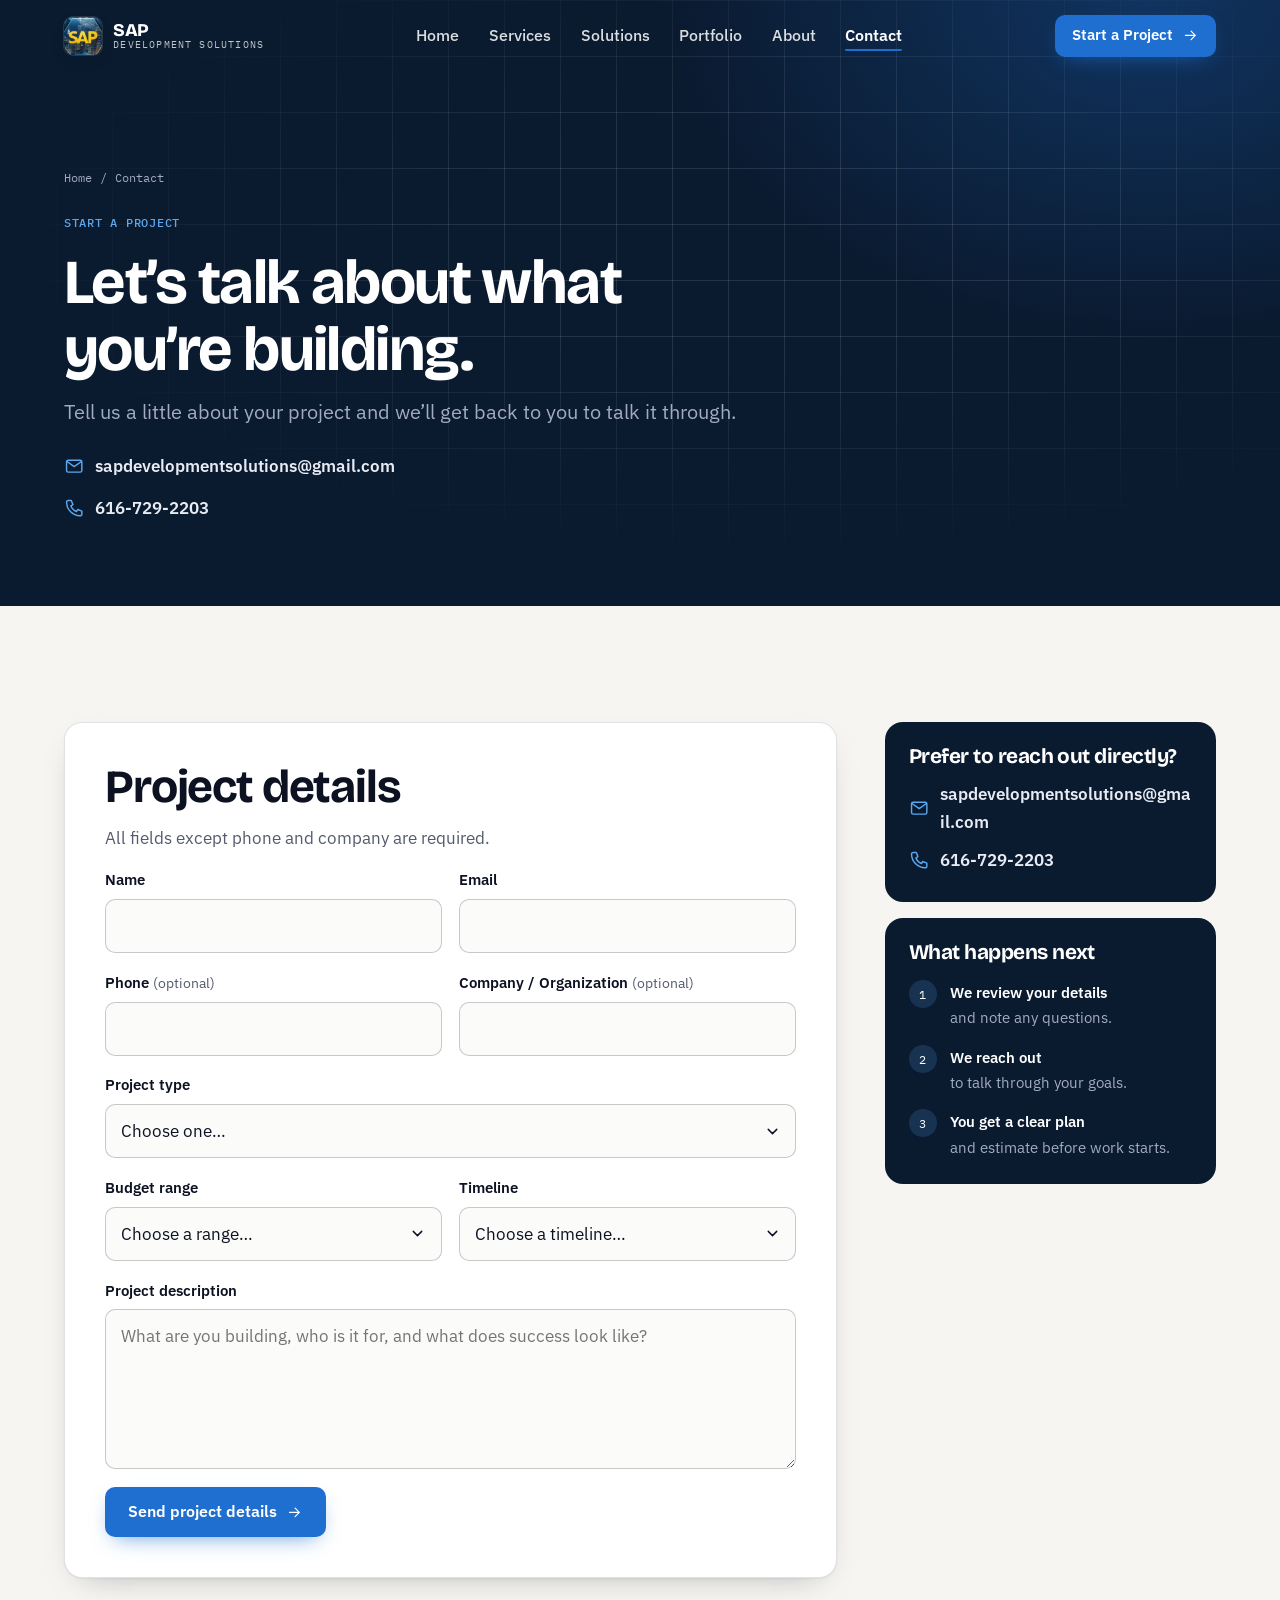
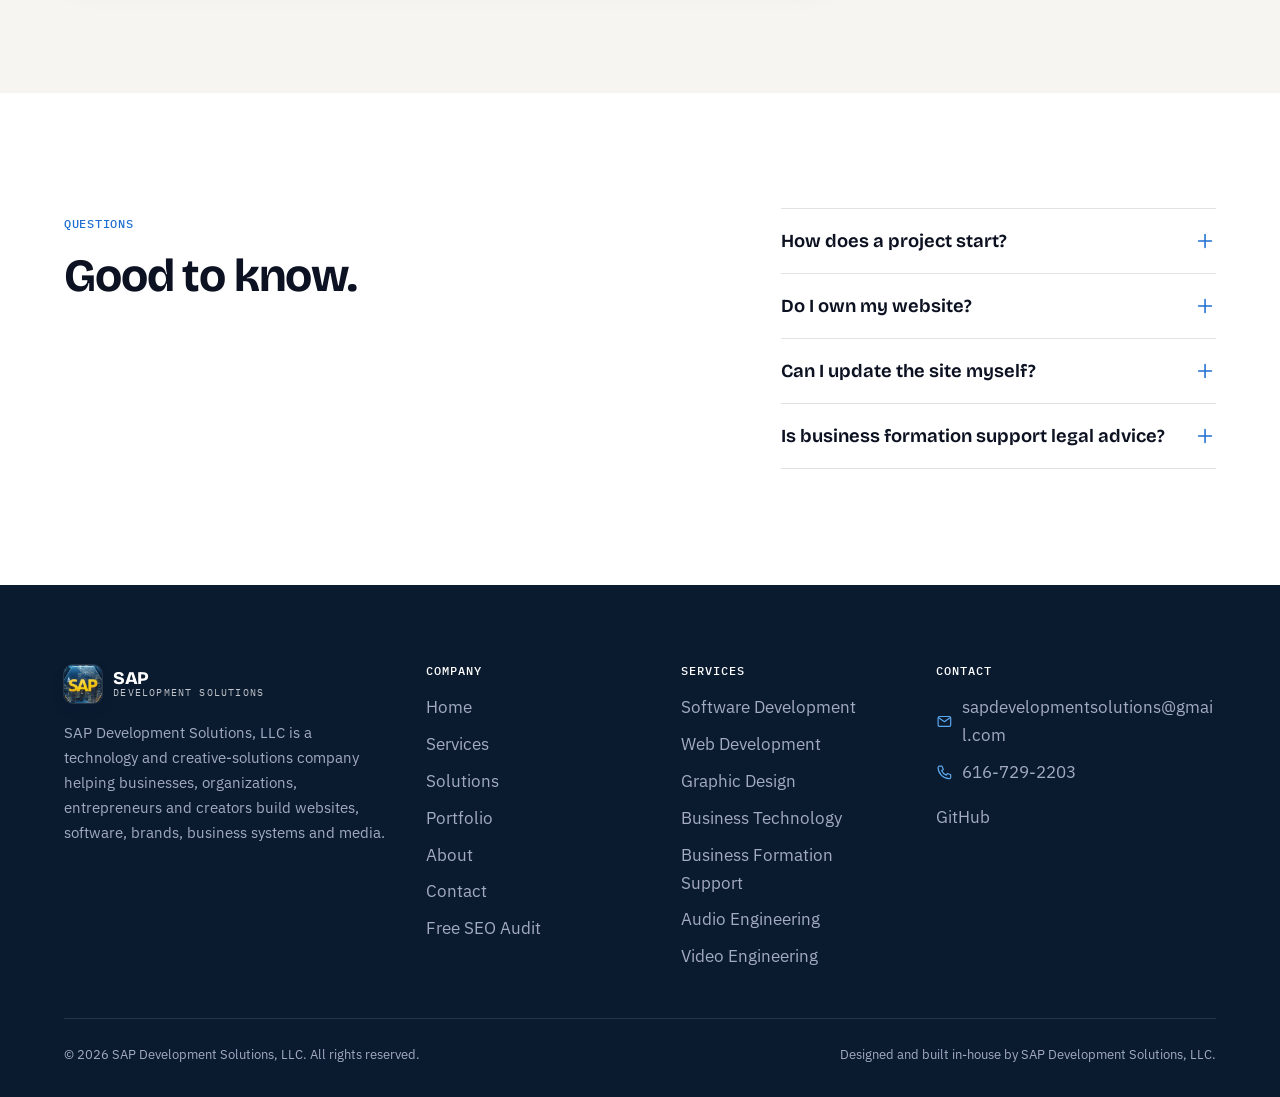
<file: contact.html>
<!DOCTYPE html>
<html lang="en">
<head>
  <meta charset="utf-8">
  <meta name="viewport" content="width=device-width, initial-scale=1">
  <title>Contact | Start a Project | SAP Development Solutions</title>
  <meta name="description" content="Start a project with SAP Development Solutions, LLC: websites, software, POS systems, graphic design, branding, audio, video and business formation support.">
  <!-- ADDRESS: set for https://junearness.github.io/sap-development-solutions/ . If the site
       lives elsewhere (custom domain or another repo name), replace that address on this page
       (canonical, og:url, og:image, twitter:image and the ld+json block). -->
  <link rel="canonical" href="https://junearness.github.io/sap-development-solutions/contact.html">
  <meta property="og:type" content="website">
  <meta property="og:site_name" content="SAP Development Solutions, LLC">
  <meta property="og:title" content="Contact | Start a Project | SAP Development Solutions">
  <meta property="og:description" content="Start a project with SAP Development Solutions, LLC: websites, software, POS systems, graphic design, branding, audio, video and business formation support.">
  <meta property="og:url" content="https://junearness.github.io/sap-development-solutions/contact.html">
  <meta property="og:image" content="https://junearness.github.io/sap-development-solutions/og-image.jpg">
  <meta property="og:image:width" content="1200">
  <meta property="og:image:height" content="630">
  <meta name="twitter:card" content="summary_large_image">
  <meta name="twitter:title" content="Contact | Start a Project | SAP Development Solutions">
  <meta name="twitter:description" content="Start a project with SAP Development Solutions, LLC: websites, software, POS systems, graphic design, branding, audio, video and business formation support.">
  <meta name="twitter:image" content="https://junearness.github.io/sap-development-solutions/og-image.jpg">
  <meta name="theme-color" content="#0b1020">
  <link rel="icon" type="image/png" href="./favicon.png">
  <link rel="apple-touch-icon" href="./apple-touch-icon.png">
  <link rel="preconnect" href="https://fonts.googleapis.com">
  <link rel="preconnect" href="https://fonts.gstatic.com" crossorigin>
  <link href="https://fonts.googleapis.com/css2?family=Bricolage+Grotesque:opsz,wght@12..96,500..800&amp;family=IBM+Plex+Mono:wght@400;500&amp;family=IBM+Plex+Sans:wght@400;500;600;700&amp;display=swap" rel="stylesheet">
  <link rel="stylesheet" href="./style.css">
  <link rel="stylesheet" href="./responsive.css">
  <script>document.documentElement.classList.add("js");</script>
</head>
<body class="header-dark">
  <a class="skip-link" href="#main">Skip to main content</a>
  <header class="site-header">
    <div class="container header-inner">
      <a class="brand" href="./index.html" aria-label="SAP Development Solutions, LLC home"><img src="./logo-mark.png" alt="" width="38" height="38"><span class="brand-text"><b>SAP</b><span>Development Solutions</span></span></a>
      <nav aria-label="Primary"><ul class="nav-links">
          <li><a href="./index.html">Home</a></li>
          <li><a href="./services.html">Services</a></li>
          <li><a href="./solutions.html">Solutions</a></li>
          <li><a href="./portfolio.html">Portfolio</a></li>
          <li><a href="./about.html">About</a></li>
          <li><a href="./contact.html" aria-current="page">Contact</a></li>
      </ul></nav>
      <a class="btn btn-primary header-cta" href="./contact.html">Start a Project<svg class="icon icon-arrow" viewBox="0 0 24 24" aria-hidden="true" focusable="false"><path d="M5 12h14M13 6l6 6-6 6"/></svg></a>
      <button type="button" class="menu-toggle" aria-expanded="false" aria-controls="mobile-menu" aria-label="Open menu"><span class="bars" aria-hidden="true"><span></span><span></span></span></button>
    </div>
  </header>
  <div class="mobile-menu" id="mobile-menu" aria-hidden="true">
    <nav aria-label="Mobile"><ul>
        <li><a class="m-link" href="./index.html">Home<span>01</span></a></li>
        <li><a class="m-link" href="./services.html">Services<span>02</span></a></li>
        <li><a class="m-link" href="./solutions.html">Solutions<span>03</span></a></li>
        <li><a class="m-link" href="./portfolio.html">Portfolio<span>04</span></a></li>
        <li><a class="m-link" href="./about.html">About<span>05</span></a></li>
        <li><a class="m-link" href="./contact.html" aria-current="page">Contact<span>06</span></a></li>
    </ul></nav>
    <div class="m-foot">
      <a class="btn btn-primary" href="./contact.html">Start a Project<svg class="icon icon-arrow" viewBox="0 0 24 24" aria-hidden="true" focusable="false"><path d="M5 12h14M13 6l6 6-6 6"/></svg></a>
      <span class="plain contact-lines" data-email><a href="mailto:sapdevelopmentsolutions@gmail.com">sapdevelopmentsolutions@gmail.com</a></span>
      <span class="plain contact-lines" data-phone><a href="tel:6167292203">616-729-2203</a></span>
    </div>
  </div>

  <main id="main">
    <section class="page-hero on-dark" aria-labelledby="page-title">
      <div class="grid-bg" aria-hidden="true"></div>
      <div class="container">
        <nav class="crumbs" aria-label="Breadcrumb"><a href="./index.html">Home</a><span aria-hidden="true">/</span><span aria-current="page">Contact</span></nav>
        <p class="label">Start a project</p>
        <h1 class="h1" id="page-title">Let’s talk about what you’re building.</h1>
        <p class="lead">Tell us a little about your project and we’ll get back to you to talk it through.</p>
        <div class="contact-lines" style="margin-top:1.5rem"><span data-email></span><span data-phone></span></div>
      </div>
    </section>

    <section class="section" aria-labelledby="form-title">
      <div class="container contact-grid">
        <div class="form-card reveal">
          <h2 class="h2" id="form-title" style="font-size:clamp(1.6rem,2vw+1rem,2.3rem)">Project details</h2>
          <p class="muted">All fields except phone and company are required.</p>
          <!-- FORM ENDPOINT: set company.formEndpoint in data.js (e.g. https://formspree.io/f/abcdwxyz).
               Until then, the form tells the visitor nothing was sent and offers their email app instead. -->
          <form class="form" id="contact-form" novalidate>
            <div class="form-row">
              <div class="field"><label for="f-name">Name</label><input id="f-name" name="name" required autocomplete="name"><span class="err">Please enter your name.</span></div>
              <div class="field"><label for="f-email">Email</label><input id="f-email" name="email" type="email" required autocomplete="email"><span class="err">Please enter a valid email address.</span></div>
            </div>
            <div class="form-row">
              <div class="field"><label for="f-phone">Phone <span class="opt">(optional)</span></label><input id="f-phone" name="phone" type="tel" autocomplete="tel"><span class="err">Please enter a 10-digit number, or leave it blank.</span></div>
              <div class="field"><label for="f-company">Company / Organization <span class="opt">(optional)</span></label><input id="f-company" name="company" autocomplete="organization"></div>
            </div>
            <div class="field"><label for="f-type">Project type</label><select id="f-type" name="type" required></select><span class="err">Please choose a project type.</span></div>
            <div class="form-row">
              <div class="field"><label for="f-budget">Budget range</label><select id="f-budget" name="budget" required></select><span class="err">Please choose a budget range.</span></div>
              <div class="field"><label for="f-timeline">Timeline</label><select id="f-timeline" name="timeline" required></select><span class="err">Please choose a timeline.</span></div>
            </div>
            <div class="field"><label for="f-desc">Project description</label><textarea id="f-desc" name="description" required placeholder="What are you building, who is it for, and what does success look like?"></textarea><span class="err">Please describe your project.</span></div>
            <div class="hp" aria-hidden="true"><label for="f-hp">Leave this empty</label><input id="f-hp" name="_gotcha" tabindex="-1" autocomplete="off"></div>
            <div><button type="submit" class="btn btn-primary">Send project details<svg class="icon icon-arrow" viewBox="0 0 24 24" aria-hidden="true" focusable="false"><path d="M5 12h14M13 6l6 6-6 6"/></svg></button></div>
            <div class="form-status" id="form-status" role="status" aria-live="polite"></div>
          </form>
        </div>
        <aside class="side reveal" aria-label="Contact details">
          <div class="side-card on-dark">
            <h2>Prefer to reach out directly?</h2>
            <div class="contact-lines"><span data-email></span><span data-phone></span></div>
          </div>
          <div class="side-card on-dark">
            <h2>What happens next</h2>
            <ol class="next-steps">
              <li><span><b>We review your details</b><br>and note any questions.</span></li>
              <li><span><b>We reach out</b><br>to talk through your goals.</span></li>
              <li><span><b>You get a clear plan</b><br>and estimate before work starts.</span></li>
            </ol>
          </div>
        </aside>
      </div>
    </section>
    <section class="section white" aria-labelledby="faq-title">
      <div class="container split wl" style="align-items:start">
        <div class="reveal"><div class="section-head reveal"><div><p class="label">Questions</p><h2 class="h2" id="faq-title">Good to know.</h2></div></div></div>
        <div class="faq reveal"><details><summary>How does a project start?<svg class="icon" viewBox="0 0 24 24" aria-hidden="true" focusable="false"><path d="M12 5v14M5 12h14"/></svg></summary><div class="faq-a"><p>Send the form or call. We’ll talk through your goals, then send a clear plan and estimate before any work begins.</p></div></details><details><summary>Do I own my website?<svg class="icon" viewBox="0 0 24 24" aria-hidden="true" focusable="false"><path d="M12 5v14M5 12h14"/></svg></summary><div class="faq-a"><p>Yes. Websites are delivered as standard files that belong to you. Static sites can be hosted on GitHub Pages under your own account (free for public repositories), or anywhere you choose.</p></div></details><details><summary>Can I update the site myself?<svg class="icon" viewBox="0 0 24 24" aria-hidden="true" focusable="false"><path d="M12 5v14M5 12h14"/></svg></summary><div class="faq-a"><p>Yes. Every website handoff includes step-by-step guides for common updates, and help is available if you need it.</p></div></details><details><summary>Is business formation support legal advice?<svg class="icon" viewBox="0 0 24 24" aria-hidden="true" focusable="false"><path d="M12 5v14M5 12h14"/></svg></summary><div class="faq-a"><p>No. We help with the practical, organizational and digital side of getting started. SAP Development Solutions is not a law firm or accounting firm, so please consult a licensed professional for legal, tax or accounting advice.</p></div></details></div>
      </div>
    </section>
  </main>

  <footer class="site-footer">
    <div class="container">
      <div class="footer-grid">
        <div class="footer-brand">
          <a class="brand" href="./index.html" aria-label="SAP Development Solutions, LLC home"><img src="./logo-mark.png" alt="" width="38" height="38"><span class="brand-text"><b>SAP</b><span>Development Solutions</span></span></a>
          <p>SAP Development Solutions, LLC is a technology and creative-solutions company helping businesses, organizations, entrepreneurs and creators build websites, software, brands, business systems and media.</p>
        </div>
        <div><h2>Company</h2><ul><li><a href="./index.html">Home</a></li><li><a href="./services.html">Services</a></li><li><a href="./solutions.html">Solutions</a></li><li><a href="./portfolio.html">Portfolio</a></li><li><a href="./about.html">About</a></li><li><a href="./contact.html">Contact</a></li><li><a href="./free-seo-audit.html">Free SEO Audit</a></li></ul></div>
        <div><h2>Services</h2><ul><li><a href="./services.html#software">Software Development</a></li><li><a href="./services.html#web">Web Development</a></li><li><a href="./services.html#design">Graphic Design</a></li><li><a href="./services.html#business-tech">Business Technology</a></li><li><a href="./services.html#formation">Business Formation Support</a></li><li><a href="./services.html#audio">Audio Engineering</a></li><li><a href="./services.html#video">Video Engineering</a></li></ul></div>
        <div>
          <h2>Contact</h2>
          <!-- These fill in from data.js (company.email / company.phone / company.socials) -->
          <ul class="footer-contact"><li data-email><a href="mailto:sapdevelopmentsolutions@gmail.com">sapdevelopmentsolutions@gmail.com</a></li><li data-phone><a href="tel:6167292203">616-729-2203</a></li></ul>
          <ul data-socials style="margin-top:.9rem"></ul>
        </div>
      </div>
      <div class="footer-bottom">
        <p>&copy; <span data-year>2026</span> SAP Development Solutions, LLC. All rights reserved.</p>
        <p>Designed and built in-house by SAP Development Solutions, LLC.</p>
      </div>
    </div>
  </footer>
  <script src="./data.js"></script>
  <script src="./app.js"></script>
</body>
</html>
</file>
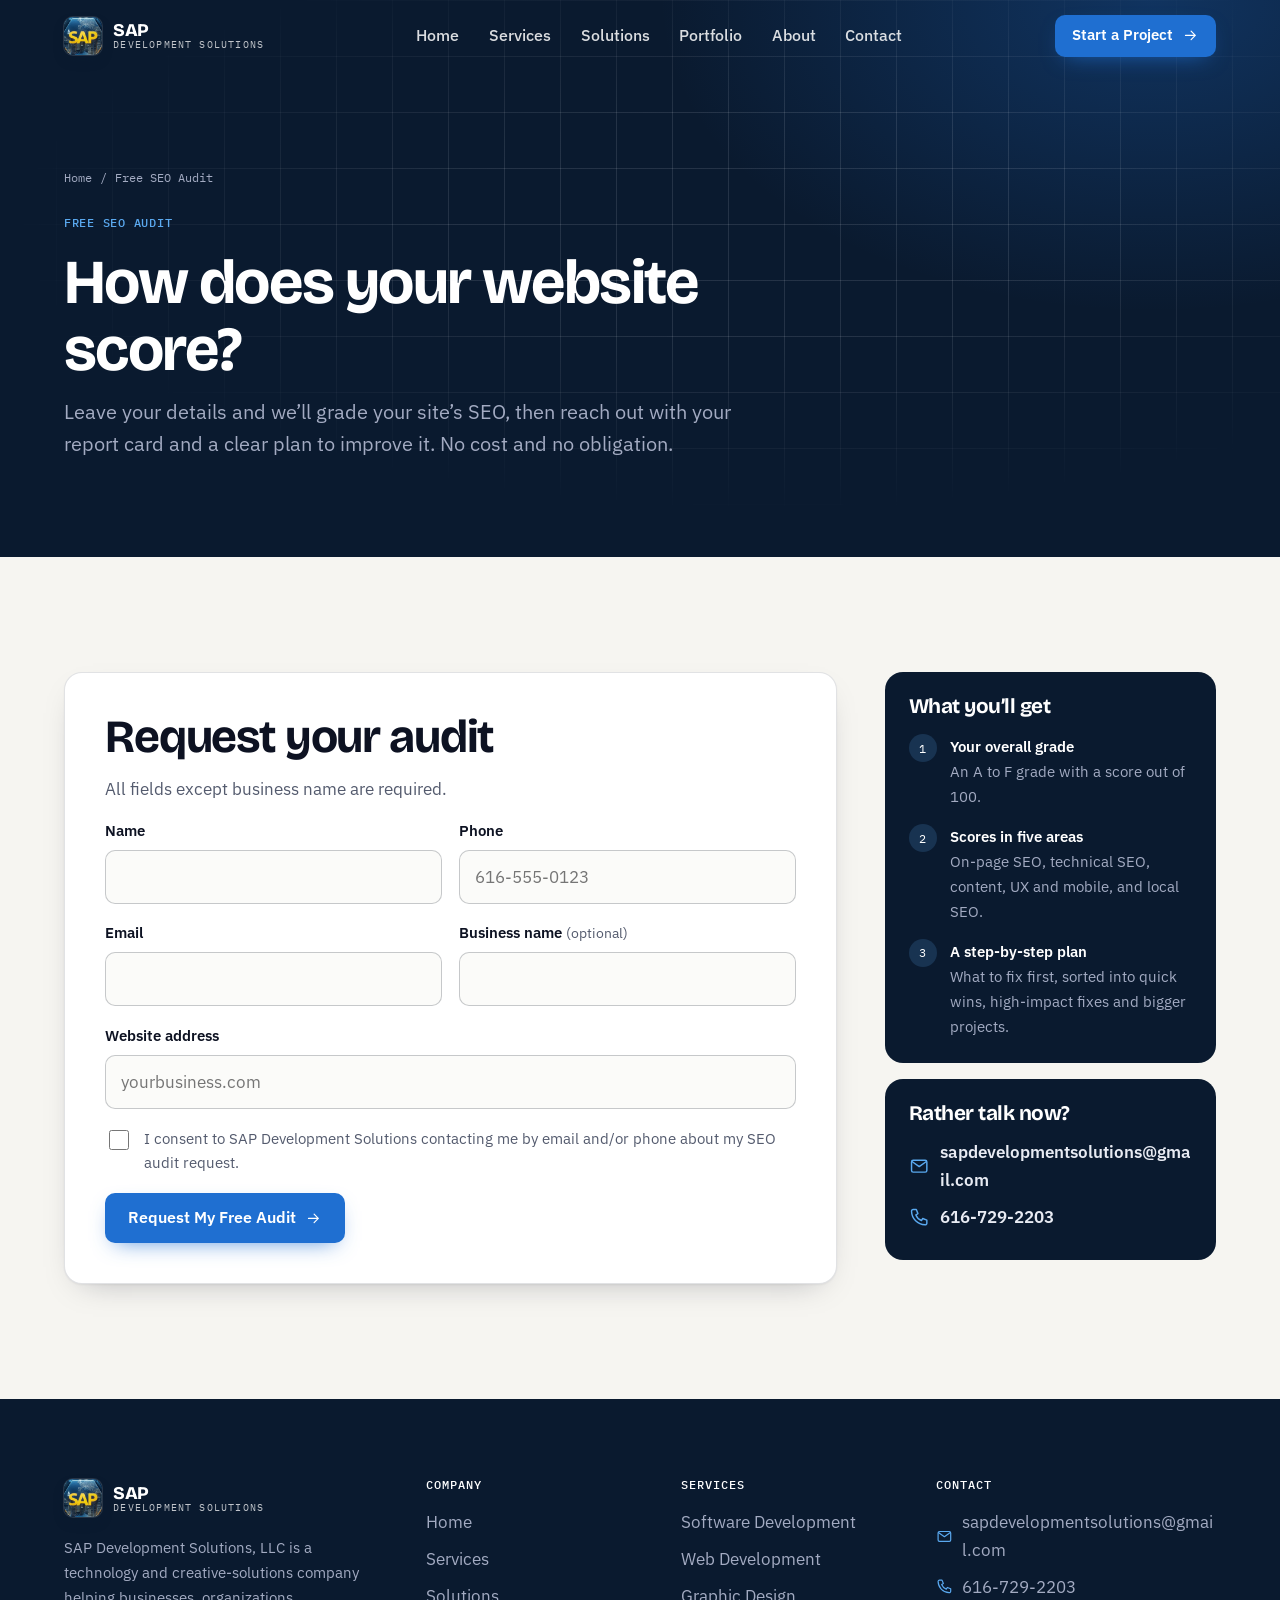
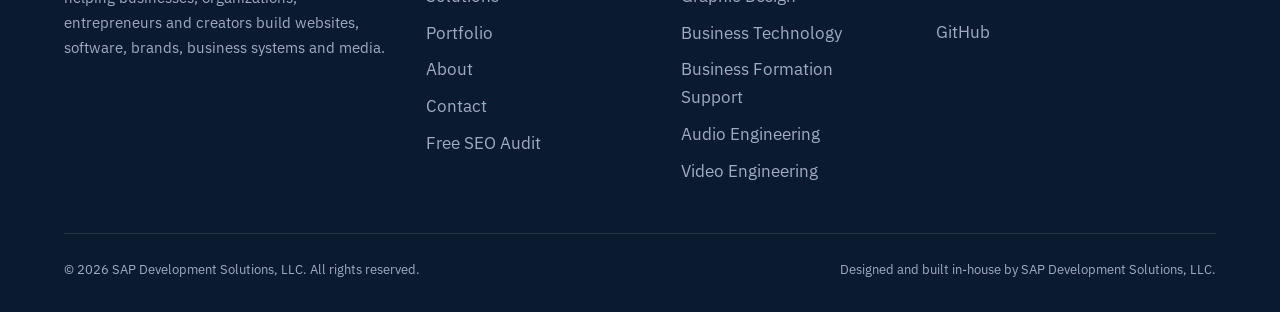
<file: free-seo-audit.html>
<!DOCTYPE html>
<html lang="en">
<head>
  <meta charset="utf-8">
  <meta name="viewport" content="width=device-width, initial-scale=1">
  <title>Free SEO Audit | SAP Development Solutions</title>
  <meta name="description" content="Request a free website SEO audit from SAP Development Solutions, LLC: an overall grade, scores in five areas and a step-by-step plan to improve.">
  <!-- ADDRESS: set for https://junearness.github.io/sap-development-solutions/ . If the site
       lives elsewhere (custom domain or another repo name), replace that address on this page
       (canonical, og:url, og:image, twitter:image and the ld+json block). -->
  <link rel="canonical" href="https://junearness.github.io/sap-development-solutions/free-seo-audit.html">
  <meta property="og:type" content="website">
  <meta property="og:site_name" content="SAP Development Solutions, LLC">
  <meta property="og:title" content="Free SEO Audit | SAP Development Solutions">
  <meta property="og:description" content="Request a free website SEO audit from SAP Development Solutions, LLC: an overall grade, scores in five areas and a step-by-step plan to improve.">
  <meta property="og:url" content="https://junearness.github.io/sap-development-solutions/free-seo-audit.html">
  <meta property="og:image" content="https://junearness.github.io/sap-development-solutions/og-image.jpg">
  <meta property="og:image:width" content="1200">
  <meta property="og:image:height" content="630">
  <meta name="twitter:card" content="summary_large_image">
  <meta name="twitter:title" content="Free SEO Audit | SAP Development Solutions">
  <meta name="twitter:description" content="Request a free website SEO audit from SAP Development Solutions, LLC: an overall grade, scores in five areas and a step-by-step plan to improve.">
  <meta name="twitter:image" content="https://junearness.github.io/sap-development-solutions/og-image.jpg">
  <meta name="theme-color" content="#0b1020">
  <link rel="icon" type="image/png" href="./favicon.png">
  <link rel="apple-touch-icon" href="./apple-touch-icon.png">
  <link rel="preconnect" href="https://fonts.googleapis.com">
  <link rel="preconnect" href="https://fonts.gstatic.com" crossorigin>
  <link href="https://fonts.googleapis.com/css2?family=Bricolage+Grotesque:opsz,wght@12..96,500..800&amp;family=IBM+Plex+Mono:wght@400;500&amp;family=IBM+Plex+Sans:wght@400;500;600;700&amp;display=swap" rel="stylesheet">
  <link rel="stylesheet" href="./style.css">
  <link rel="stylesheet" href="./responsive.css">
  <script>document.documentElement.classList.add("js");</script>
</head>
<body class="header-dark">
  <a class="skip-link" href="#main">Skip to main content</a>
  <header class="site-header">
    <div class="container header-inner">
      <a class="brand" href="./index.html" aria-label="SAP Development Solutions, LLC home"><img src="./logo-mark.png" alt="" width="38" height="38"><span class="brand-text"><b>SAP</b><span>Development Solutions</span></span></a>
      <nav aria-label="Primary"><ul class="nav-links">
          <li><a href="./index.html">Home</a></li>
          <li><a href="./services.html">Services</a></li>
          <li><a href="./solutions.html">Solutions</a></li>
          <li><a href="./portfolio.html">Portfolio</a></li>
          <li><a href="./about.html">About</a></li>
          <li><a href="./contact.html">Contact</a></li>
      </ul></nav>
      <a class="btn btn-primary header-cta" href="./contact.html">Start a Project<svg class="icon icon-arrow" viewBox="0 0 24 24" aria-hidden="true" focusable="false"><path d="M5 12h14M13 6l6 6-6 6"/></svg></a>
      <button type="button" class="menu-toggle" aria-expanded="false" aria-controls="mobile-menu" aria-label="Open menu"><span class="bars" aria-hidden="true"><span></span><span></span></span></button>
    </div>
  </header>
  <div class="mobile-menu" id="mobile-menu" aria-hidden="true">
    <nav aria-label="Mobile"><ul>
        <li><a class="m-link" href="./index.html">Home<span>01</span></a></li>
        <li><a class="m-link" href="./services.html">Services<span>02</span></a></li>
        <li><a class="m-link" href="./solutions.html">Solutions<span>03</span></a></li>
        <li><a class="m-link" href="./portfolio.html">Portfolio<span>04</span></a></li>
        <li><a class="m-link" href="./about.html">About<span>05</span></a></li>
        <li><a class="m-link" href="./contact.html">Contact<span>06</span></a></li>
    </ul></nav>
    <div class="m-foot">
      <a class="btn btn-primary" href="./contact.html">Start a Project<svg class="icon icon-arrow" viewBox="0 0 24 24" aria-hidden="true" focusable="false"><path d="M5 12h14M13 6l6 6-6 6"/></svg></a>
      <span class="plain contact-lines" data-email><a href="mailto:sapdevelopmentsolutions@gmail.com">sapdevelopmentsolutions@gmail.com</a></span>
      <span class="plain contact-lines" data-phone><a href="tel:6167292203">616-729-2203</a></span>
    </div>
  </div>

  <main id="main">
    <section class="page-hero on-dark" aria-labelledby="page-title">
      <div class="grid-bg" aria-hidden="true"></div>
      <div class="container">
        <nav class="crumbs" aria-label="Breadcrumb"><a href="./index.html">Home</a><span aria-hidden="true">/</span><span aria-current="page">Free SEO Audit</span></nav>
        <p class="label">Free SEO audit</p>
        <h1 class="h1" id="page-title">How does your website score?</h1>
        <p class="lead">Leave your details and we’ll grade your site’s SEO, then reach out with your report card and a clear plan to improve it. No cost and no obligation.</p>
      </div>
    </section>

    <section class="section" aria-labelledby="audit-title">
      <div class="container contact-grid">
        <div class="form-card reveal">
          <h2 class="h2" id="audit-title" style="font-size:clamp(1.6rem,2vw+1rem,2.3rem)">Request your audit</h2>
          <p class="muted">All fields except business name are required.</p>
          <!-- FORM ENDPOINT: uses company.formEndpoint in data.js, same as the contact form.
               Until it is set, nothing is sent: the form says so and offers the visitor's email app. -->
          <form class="form" id="audit-form" novalidate>
            <div class="form-row">
              <div class="field"><label for="a-name">Name</label><input id="a-name" name="name" required autocomplete="name"><span class="err">Please enter your name.</span></div>
              <div class="field"><label for="a-phone">Phone</label><input id="a-phone" name="phone" type="tel" required autocomplete="tel" placeholder="616-555-0123"><span class="err">Please enter a 10-digit phone number.</span></div>
            </div>
            <div class="form-row">
              <div class="field"><label for="a-email">Email</label><input id="a-email" name="email" type="email" required autocomplete="email"><span class="err">Please enter a valid email address.</span></div>
              <div class="field"><label for="a-biz">Business name <span class="opt">(optional)</span></label><input id="a-biz" name="business" autocomplete="organization"></div>
            </div>
            <div class="field"><label for="a-site">Website address</label><input id="a-site" name="website" type="url" required autocomplete="url" inputmode="url" placeholder="yourbusiness.com"><span class="err">Please enter your website address, like yourbusiness.com.</span></div>
            <div class="field consent"><label for="a-consent"><input id="a-consent" name="consent" type="checkbox" value="yes" required><span>I consent to SAP Development Solutions contacting me by email and/or phone about my SEO audit request.</span></label><span class="err">Please check the box so we can contact you with your results.</span></div>
            <div class="hp" aria-hidden="true"><label for="a-hp">Leave this empty</label><input id="a-hp" name="_gotcha" tabindex="-1" autocomplete="off"></div>
            <div><button type="submit" class="btn btn-primary">Request My Free Audit<svg class="icon icon-arrow" viewBox="0 0 24 24" aria-hidden="true" focusable="false"><path d="M5 12h14M13 6l6 6-6 6"/></svg></button></div>
            <div class="form-status" role="status" aria-live="polite"></div>
          </form>
        </div>
        <aside class="side reveal" aria-label="About the audit">
          <div class="side-card on-dark">
            <h2>What you’ll get</h2>
            <ol class="next-steps"><li><span><b>Your overall grade</b><br>An A to F grade with a score out of 100.</span></li><li><span><b>Scores in five areas</b><br>On-page SEO, technical SEO, content, UX and mobile, and local SEO.</span></li><li><span><b>A step-by-step plan</b><br>What to fix first, sorted into quick wins, high-impact fixes and bigger projects.</span></li></ol>
          </div>
          <div class="side-card on-dark">
            <h2>Rather talk now?</h2>
            <div class="contact-lines"><span data-email></span><span data-phone></span></div>
          </div>
        </aside>
      </div>
    </section>
  </main>

  <footer class="site-footer">
    <div class="container">
      <div class="footer-grid">
        <div class="footer-brand">
          <a class="brand" href="./index.html" aria-label="SAP Development Solutions, LLC home"><img src="./logo-mark.png" alt="" width="38" height="38"><span class="brand-text"><b>SAP</b><span>Development Solutions</span></span></a>
          <p>SAP Development Solutions, LLC is a technology and creative-solutions company helping businesses, organizations, entrepreneurs and creators build websites, software, brands, business systems and media.</p>
        </div>
        <div><h2>Company</h2><ul><li><a href="./index.html">Home</a></li><li><a href="./services.html">Services</a></li><li><a href="./solutions.html">Solutions</a></li><li><a href="./portfolio.html">Portfolio</a></li><li><a href="./about.html">About</a></li><li><a href="./contact.html">Contact</a></li><li><a href="./free-seo-audit.html">Free SEO Audit</a></li></ul></div>
        <div><h2>Services</h2><ul><li><a href="./services.html#software">Software Development</a></li><li><a href="./services.html#web">Web Development</a></li><li><a href="./services.html#design">Graphic Design</a></li><li><a href="./services.html#business-tech">Business Technology</a></li><li><a href="./services.html#formation">Business Formation Support</a></li><li><a href="./services.html#audio">Audio Engineering</a></li><li><a href="./services.html#video">Video Engineering</a></li></ul></div>
        <div>
          <h2>Contact</h2>
          <!-- These fill in from data.js (company.email / company.phone / company.socials) -->
          <ul class="footer-contact"><li data-email><a href="mailto:sapdevelopmentsolutions@gmail.com">sapdevelopmentsolutions@gmail.com</a></li><li data-phone><a href="tel:6167292203">616-729-2203</a></li></ul>
          <ul data-socials style="margin-top:.9rem"></ul>
        </div>
      </div>
      <div class="footer-bottom">
        <p>&copy; <span data-year>2026</span> SAP Development Solutions, LLC. All rights reserved.</p>
        <p>Designed and built in-house by SAP Development Solutions, LLC.</p>
      </div>
    </div>
  </footer>
  <script src="./data.js"></script>
  <script src="./app.js"></script>
</body>
</html>
</file>
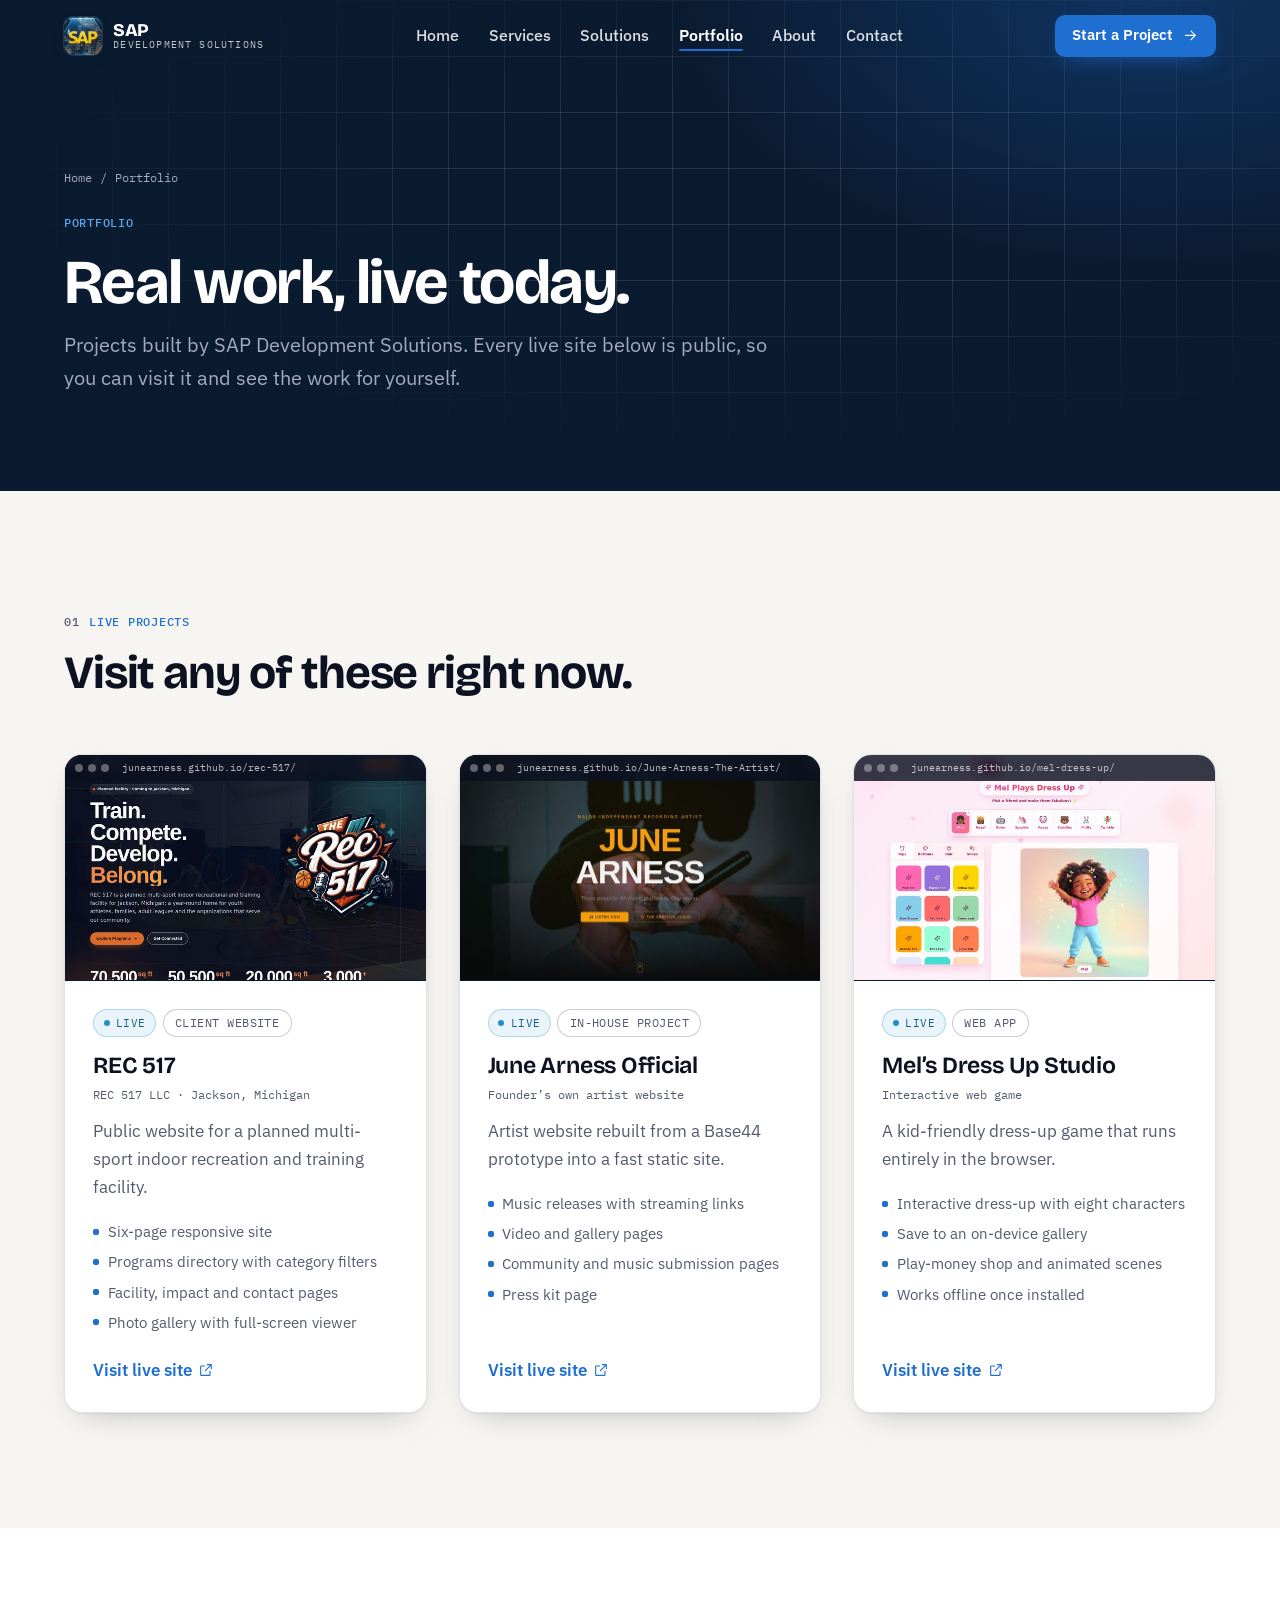
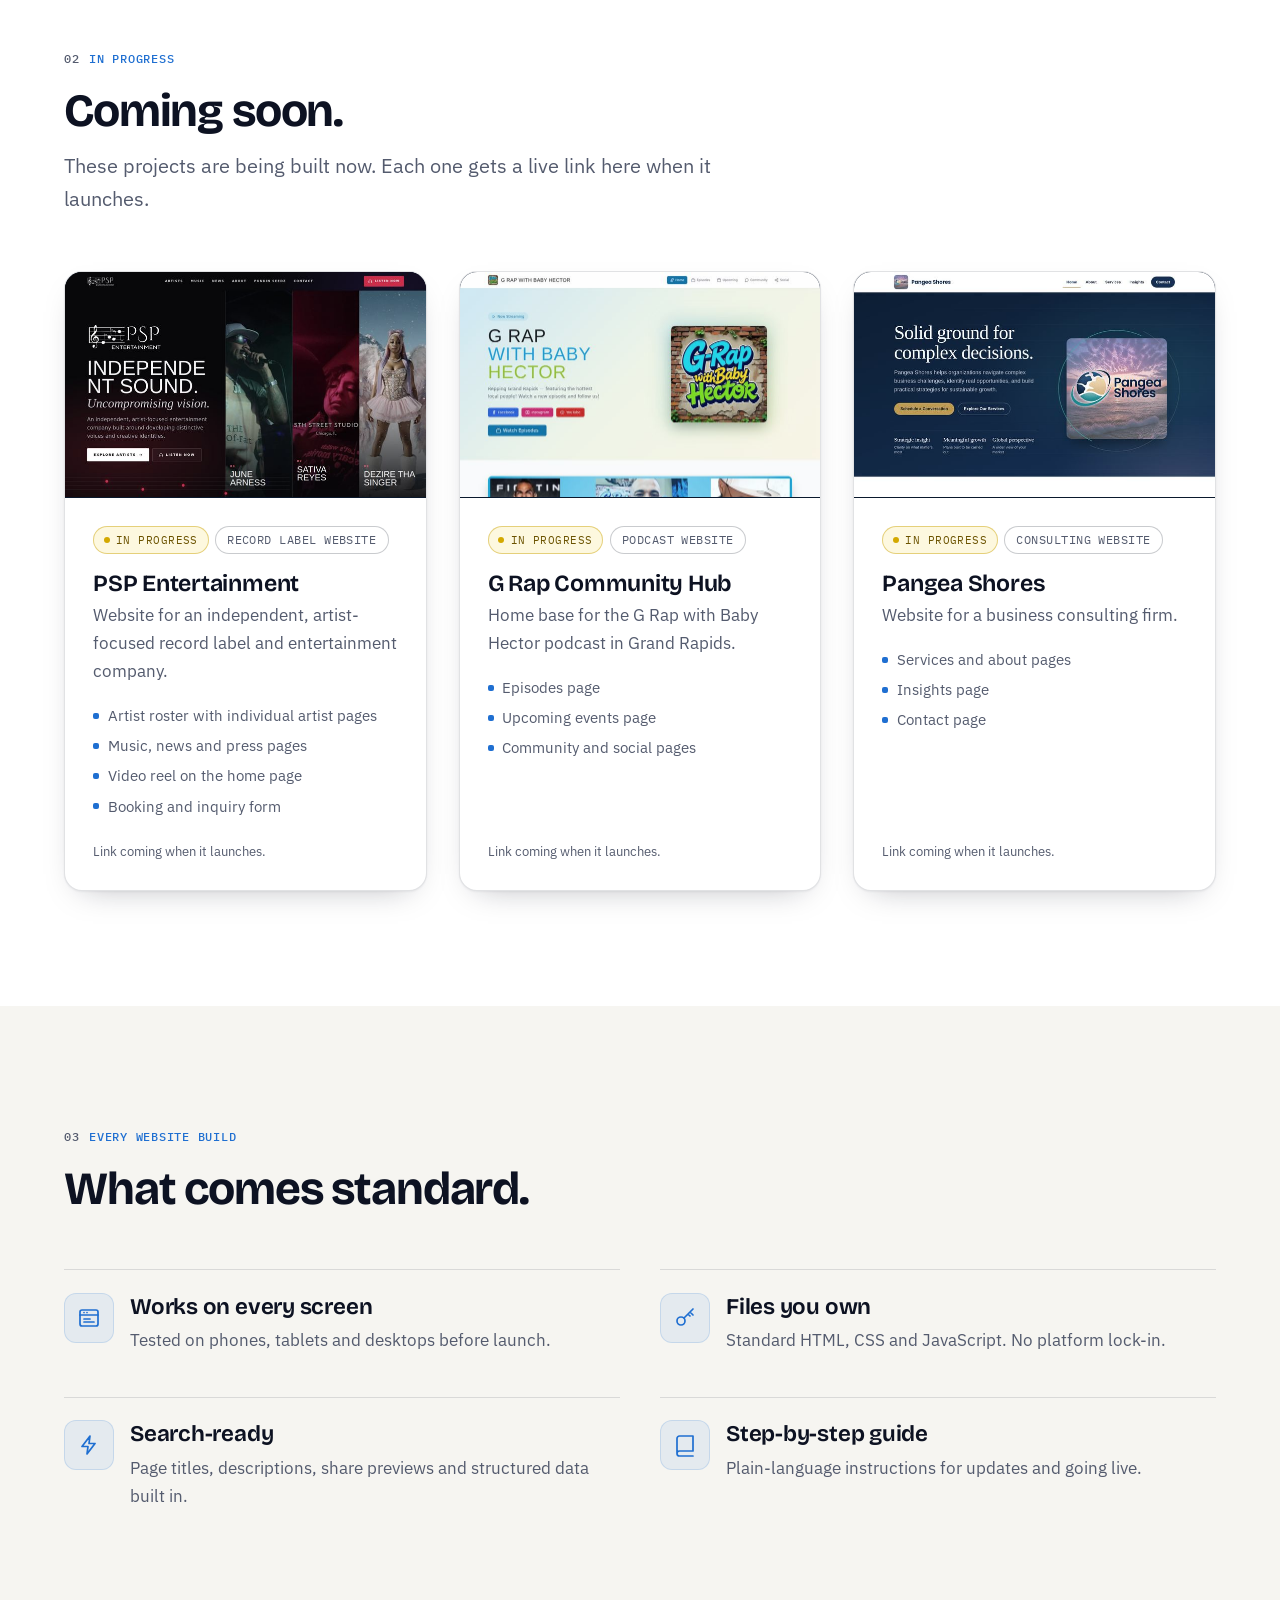
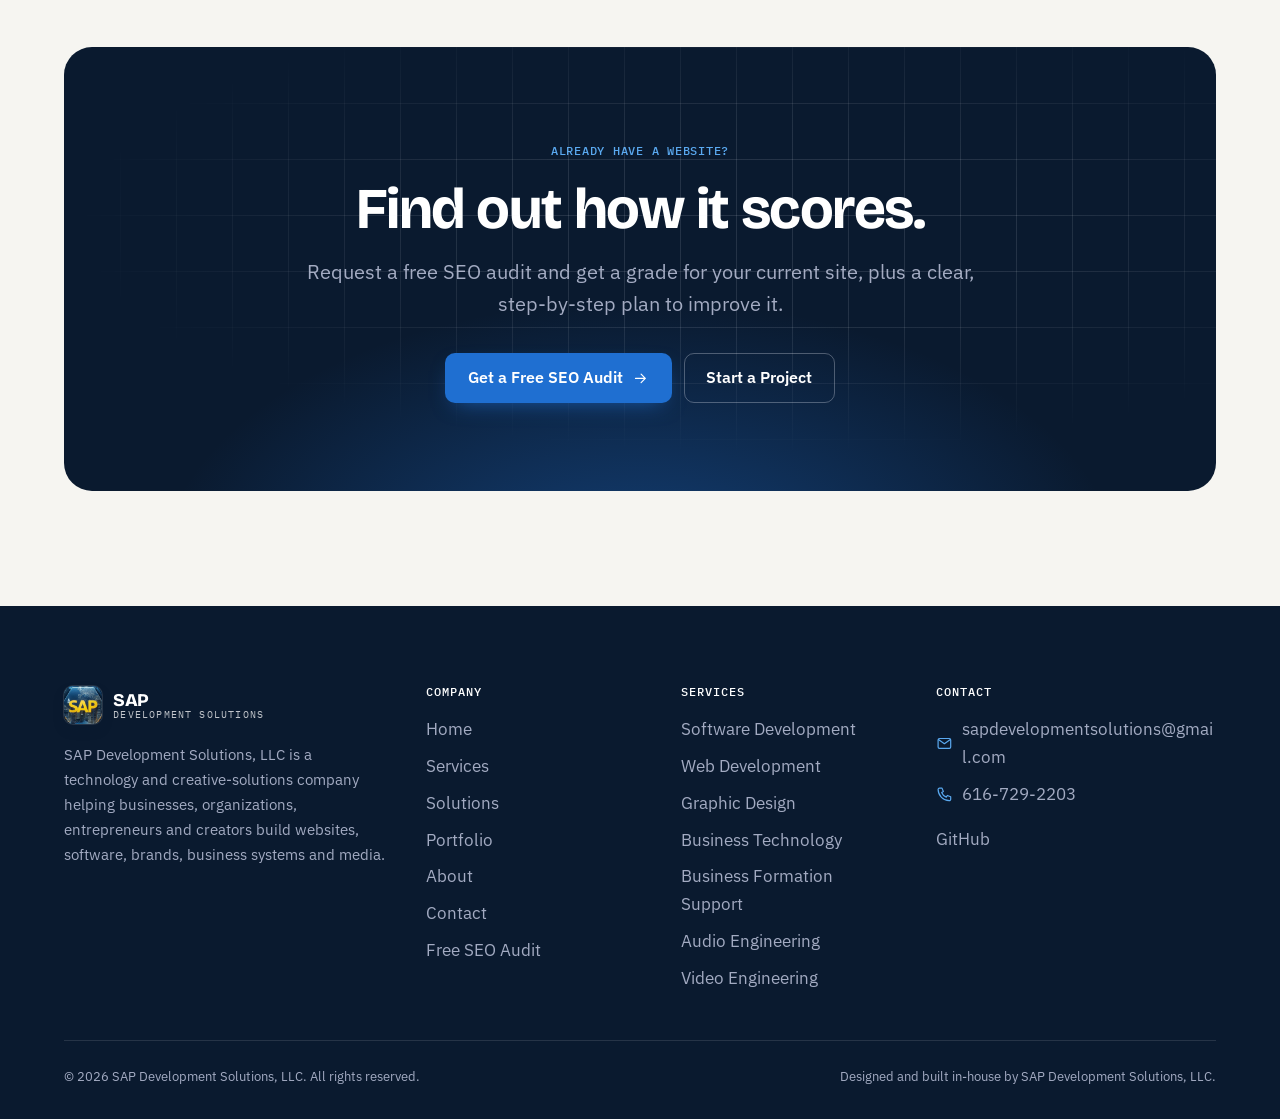
<file: portfolio.html>
<!DOCTYPE html>
<html lang="en">
<head>
  <meta charset="utf-8">
  <meta name="viewport" content="width=device-width, initial-scale=1">
  <title>Portfolio | SAP Development Solutions</title>
  <meta name="description" content="Websites and web apps built by SAP Development Solutions, LLC. Visit the live projects and see what’s in progress.">
  <!-- ADDRESS: set for https://junearness.github.io/sap-development-solutions/ . If the site
       lives elsewhere (custom domain or another repo name), replace that address on this page
       (canonical, og:url, og:image, twitter:image and the ld+json block). -->
  <link rel="canonical" href="https://junearness.github.io/sap-development-solutions/portfolio.html">
  <meta property="og:type" content="website">
  <meta property="og:site_name" content="SAP Development Solutions, LLC">
  <meta property="og:title" content="Portfolio | SAP Development Solutions">
  <meta property="og:description" content="Websites and web apps built by SAP Development Solutions, LLC. Visit the live projects and see what’s in progress.">
  <meta property="og:url" content="https://junearness.github.io/sap-development-solutions/portfolio.html">
  <meta property="og:image" content="https://junearness.github.io/sap-development-solutions/og-image.jpg">
  <meta property="og:image:width" content="1200">
  <meta property="og:image:height" content="630">
  <meta name="twitter:card" content="summary_large_image">
  <meta name="twitter:title" content="Portfolio | SAP Development Solutions">
  <meta name="twitter:description" content="Websites and web apps built by SAP Development Solutions, LLC. Visit the live projects and see what’s in progress.">
  <meta name="twitter:image" content="https://junearness.github.io/sap-development-solutions/og-image.jpg">
  <meta name="theme-color" content="#0b1020">
  <link rel="icon" type="image/png" href="./favicon.png">
  <link rel="apple-touch-icon" href="./apple-touch-icon.png">
  <link rel="preconnect" href="https://fonts.googleapis.com">
  <link rel="preconnect" href="https://fonts.gstatic.com" crossorigin>
  <link href="https://fonts.googleapis.com/css2?family=Bricolage+Grotesque:opsz,wght@12..96,500..800&amp;family=IBM+Plex+Mono:wght@400;500&amp;family=IBM+Plex+Sans:wght@400;500;600;700&amp;display=swap" rel="stylesheet">
  <link rel="stylesheet" href="./style.css">
  <link rel="stylesheet" href="./responsive.css">
  <script>document.documentElement.classList.add("js");</script>
</head>
<body class="header-dark">
  <a class="skip-link" href="#main">Skip to main content</a>
  <header class="site-header">
    <div class="container header-inner">
      <a class="brand" href="./index.html" aria-label="SAP Development Solutions, LLC home"><img src="./logo-mark.png" alt="" width="38" height="38"><span class="brand-text"><b>SAP</b><span>Development Solutions</span></span></a>
      <nav aria-label="Primary"><ul class="nav-links">
          <li><a href="./index.html">Home</a></li>
          <li><a href="./services.html">Services</a></li>
          <li><a href="./solutions.html">Solutions</a></li>
          <li><a href="./portfolio.html" aria-current="page">Portfolio</a></li>
          <li><a href="./about.html">About</a></li>
          <li><a href="./contact.html">Contact</a></li>
      </ul></nav>
      <a class="btn btn-primary header-cta" href="./contact.html">Start a Project<svg class="icon icon-arrow" viewBox="0 0 24 24" aria-hidden="true" focusable="false"><path d="M5 12h14M13 6l6 6-6 6"/></svg></a>
      <button type="button" class="menu-toggle" aria-expanded="false" aria-controls="mobile-menu" aria-label="Open menu"><span class="bars" aria-hidden="true"><span></span><span></span></span></button>
    </div>
  </header>
  <div class="mobile-menu" id="mobile-menu" aria-hidden="true">
    <nav aria-label="Mobile"><ul>
        <li><a class="m-link" href="./index.html">Home<span>01</span></a></li>
        <li><a class="m-link" href="./services.html">Services<span>02</span></a></li>
        <li><a class="m-link" href="./solutions.html">Solutions<span>03</span></a></li>
        <li><a class="m-link" href="./portfolio.html" aria-current="page">Portfolio<span>04</span></a></li>
        <li><a class="m-link" href="./about.html">About<span>05</span></a></li>
        <li><a class="m-link" href="./contact.html">Contact<span>06</span></a></li>
    </ul></nav>
    <div class="m-foot">
      <a class="btn btn-primary" href="./contact.html">Start a Project<svg class="icon icon-arrow" viewBox="0 0 24 24" aria-hidden="true" focusable="false"><path d="M5 12h14M13 6l6 6-6 6"/></svg></a>
      <span class="plain contact-lines" data-email><a href="mailto:sapdevelopmentsolutions@gmail.com">sapdevelopmentsolutions@gmail.com</a></span>
      <span class="plain contact-lines" data-phone><a href="tel:6167292203">616-729-2203</a></span>
    </div>
  </div>

  <main id="main">
    <section class="page-hero on-dark" aria-labelledby="page-title">
      <div class="grid-bg" aria-hidden="true"></div>
      <div class="container">
        <nav class="crumbs" aria-label="Breadcrumb"><a href="./index.html">Home</a><span aria-hidden="true">/</span><span aria-current="page">Portfolio</span></nav>
        <p class="label">Portfolio</p>
        <h1 class="h1" id="page-title">Real work, live today.</h1>
        <p class="lead">Projects built by SAP Development Solutions. Every live site below is public, so you can visit it and see the work for yourself.</p>
      </div>
    </section>

    <section class="section" aria-labelledby="live-title" data-hide-if-empty>
      <div class="container">
        <div class="section-head reveal"><div><p class="label"><span class="idx">01</span>Live projects</p><h2 class="h2" id="live-title">Visit any of these right now.</h2></div></div>
        <div class="work-grid stagger" data-work><noscript><ul><li><a href="https://junearness.github.io/rec-517/">REC 517</a>: Public website for a planned multi-sport indoor recreation and training facility.</li><li><a href="https://junearness.github.io/June-Arness-The-Artist/">June Arness Official</a>: Artist website rebuilt from a Base44 prototype into a fast static site.</li><li><a href="https://junearness.github.io/mel-dress-up/">Mel’s Dress Up Studio</a>: A kid-friendly dress-up game that runs entirely in the browser.</li></ul></noscript></div>
      </div>
    </section>

    <section class="section white" aria-labelledby="soon-title" data-hide-if-empty>
      <div class="container">
        <div class="section-head reveal"><div><p class="label"><span class="idx">02</span>In progress</p><h2 class="h2" id="soon-title">Coming soon.</h2><p class="lead">These projects are being built now. Each one gets a live link here when it launches.</p></div></div>
        <div class="work-grid stagger" data-upcoming></div>
      </div>
    </section>

    <section class="section" aria-labelledby="inc-title">
      <div class="container">
        <div class="section-head reveal"><div><p class="label"><span class="idx">03</span>Every website build</p><h2 class="h2" id="inc-title">What comes standard.</h2></div></div>
        <div class="why stagger"><div class="why-item"><span class="ico"><svg class="icon" viewBox="0 0 24 24" aria-hidden="true" focusable="false"><rect x="3" y="4" width="18" height="16" rx="2"/><path d="M3 9h18M7 6.5h.01M10 6.5h.01M7 13h6M7 16h10"/></svg></span><div><h3>Works on every screen</h3><p>Tested on phones, tablets and desktops before launch.</p></div></div><div class="why-item"><span class="ico"><svg class="icon" viewBox="0 0 24 24" aria-hidden="true" focusable="false"><circle cx="8" cy="15" r="4"/><path d="M11 12l9-9M17 6l3 3M15 8l2 2"/></svg></span><div><h3>Files you own</h3><p>Standard HTML, CSS and JavaScript. No platform lock-in.</p></div></div><div class="why-item"><span class="ico"><svg class="icon" viewBox="0 0 24 24" aria-hidden="true" focusable="false"><path d="M13 3L5 13.5h6L10 21l8-10.5h-6z"/></svg></span><div><h3>Search-ready</h3><p>Page titles, descriptions, share previews and structured data built in.</p></div></div><div class="why-item"><span class="ico"><svg class="icon" viewBox="0 0 24 24" aria-hidden="true" focusable="false"><path d="M4 5.5A2.5 2.5 0 0 1 6.5 3H20v15H6.5A2.5 2.5 0 0 0 4 20.5zM4 20.5A2.5 2.5 0 0 0 6.5 23H20"/></svg></span><div><h3>Step-by-step guide</h3><p>Plain-language instructions for updates and going live.</p></div></div></div>
      </div>
    </section>

    <section class="section" aria-labelledby="cta-title" style="padding-top:0">
      <div class="container">
        <div class="cta-band on-dark reveal">
          <div class="grid-bg" aria-hidden="true"></div>
          <p class="label" style="justify-content:center">Already have a website?</p>
          <h2 id="cta-title">Find out how it scores.</h2>
          <p class="lead">Request a free SEO audit and get a grade for your current site, plus a clear, step-by-step plan to improve it.</p>
          <div class="btn-row"><a class="btn btn-primary" href="./free-seo-audit.html">Get a Free SEO Audit<svg class="icon icon-arrow" viewBox="0 0 24 24" aria-hidden="true" focusable="false"><path d="M5 12h14M13 6l6 6-6 6"/></svg></a><a class="btn btn-secondary" href="./contact.html">Start a Project</a></div>
        </div>
      </div>
    </section>
  </main>

  <footer class="site-footer">
    <div class="container">
      <div class="footer-grid">
        <div class="footer-brand">
          <a class="brand" href="./index.html" aria-label="SAP Development Solutions, LLC home"><img src="./logo-mark.png" alt="" width="38" height="38"><span class="brand-text"><b>SAP</b><span>Development Solutions</span></span></a>
          <p>SAP Development Solutions, LLC is a technology and creative-solutions company helping businesses, organizations, entrepreneurs and creators build websites, software, brands, business systems and media.</p>
        </div>
        <div><h2>Company</h2><ul><li><a href="./index.html">Home</a></li><li><a href="./services.html">Services</a></li><li><a href="./solutions.html">Solutions</a></li><li><a href="./portfolio.html">Portfolio</a></li><li><a href="./about.html">About</a></li><li><a href="./contact.html">Contact</a></li><li><a href="./free-seo-audit.html">Free SEO Audit</a></li></ul></div>
        <div><h2>Services</h2><ul><li><a href="./services.html#software">Software Development</a></li><li><a href="./services.html#web">Web Development</a></li><li><a href="./services.html#design">Graphic Design</a></li><li><a href="./services.html#business-tech">Business Technology</a></li><li><a href="./services.html#formation">Business Formation Support</a></li><li><a href="./services.html#audio">Audio Engineering</a></li><li><a href="./services.html#video">Video Engineering</a></li></ul></div>
        <div>
          <h2>Contact</h2>
          <!-- These fill in from data.js (company.email / company.phone / company.socials) -->
          <ul class="footer-contact"><li data-email><a href="mailto:sapdevelopmentsolutions@gmail.com">sapdevelopmentsolutions@gmail.com</a></li><li data-phone><a href="tel:6167292203">616-729-2203</a></li></ul>
          <ul data-socials style="margin-top:.9rem"></ul>
        </div>
      </div>
      <div class="footer-bottom">
        <p>&copy; <span data-year>2026</span> SAP Development Solutions, LLC. All rights reserved.</p>
        <p>Designed and built in-house by SAP Development Solutions, LLC.</p>
      </div>
    </div>
  </footer>
  <script src="./data.js"></script>
  <script src="./app.js"></script>
</body>
</html>
</file>
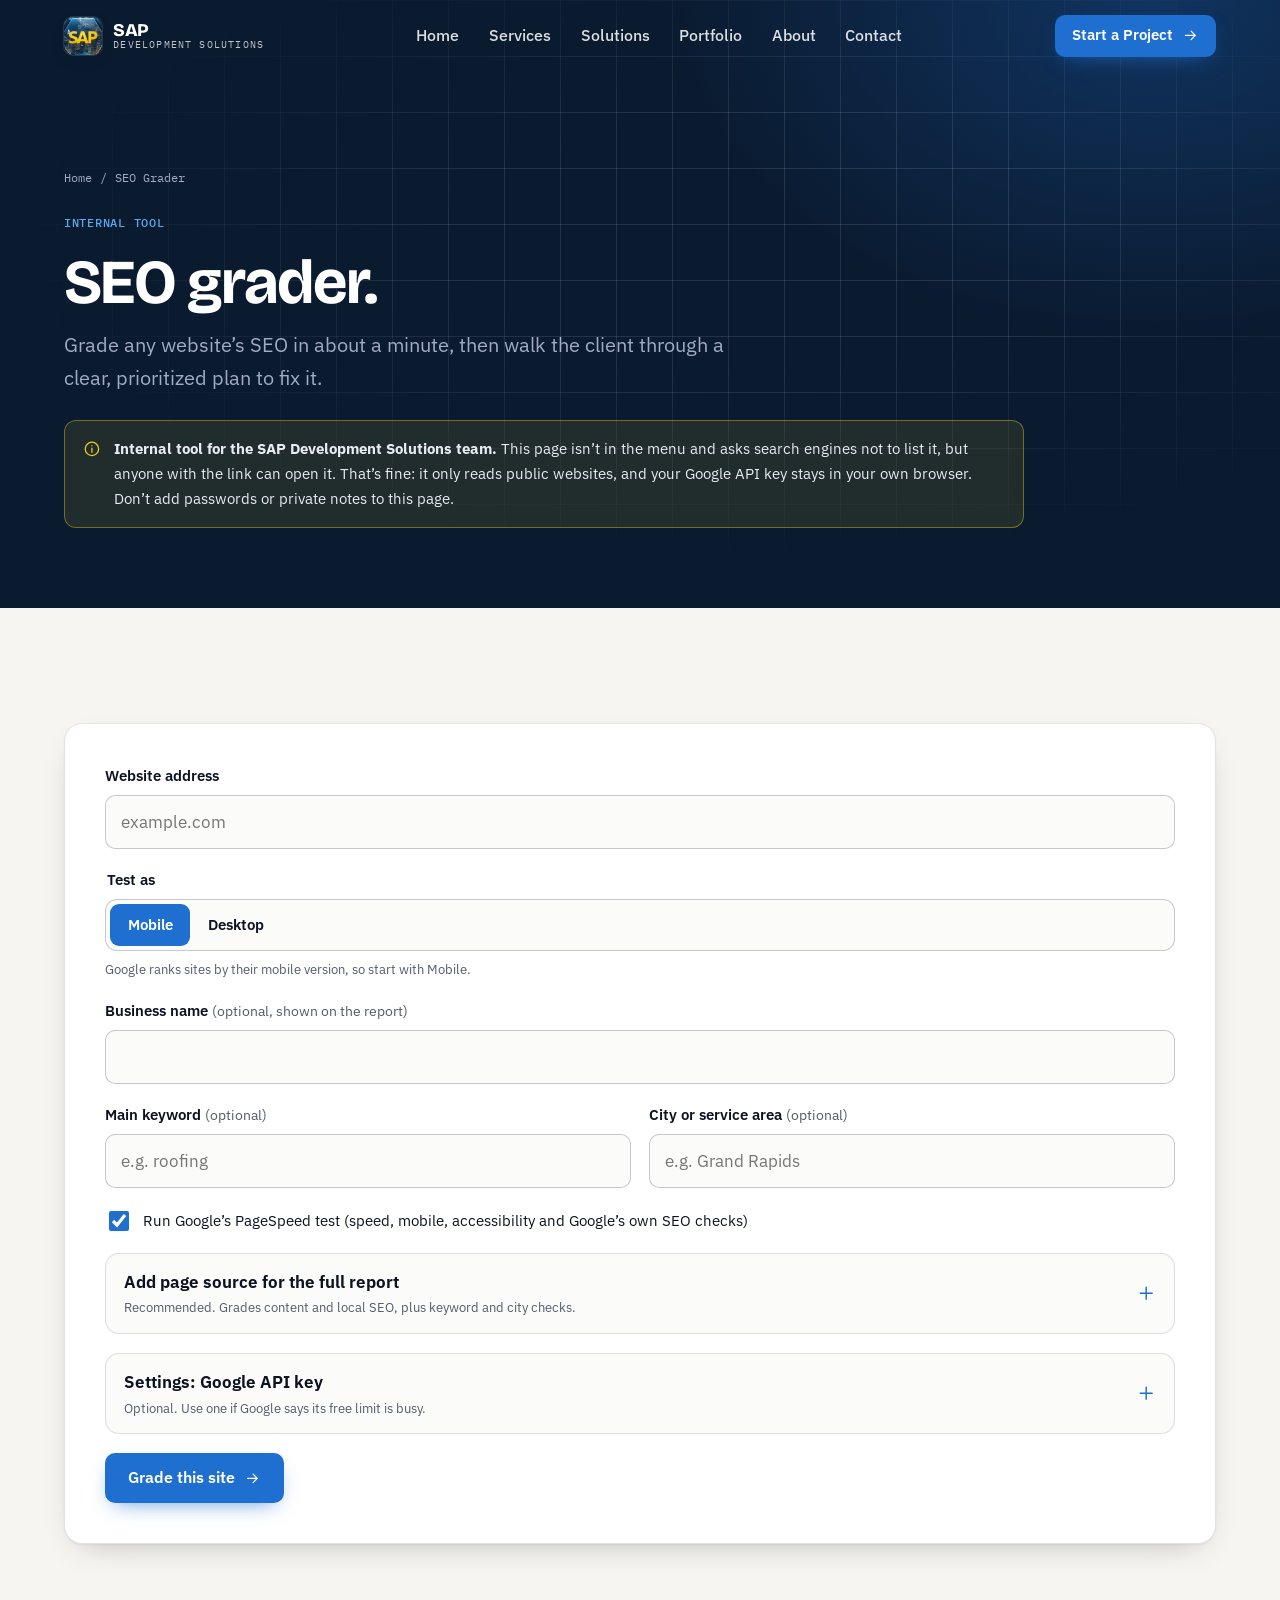
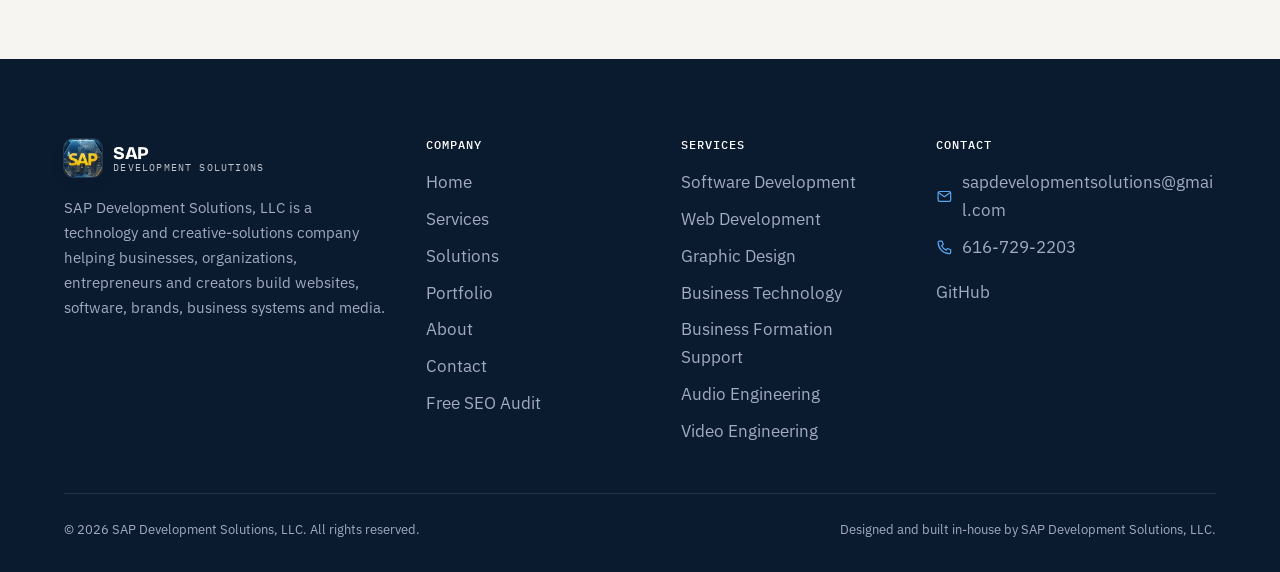
<file: seo-grader.html>
<!DOCTYPE html>
<html lang="en">
<head>
  <meta charset="utf-8">
  <meta name="viewport" content="width=device-width, initial-scale=1">
  <title>SEO Grader | SAP Development Solutions</title>
  <meta name="description" content="Internal SEO grading tool.">
  <meta name="robots" content="noindex, nofollow">
  <!-- ADDRESS: set for https://junearness.github.io/sap-development-solutions/ . If the site
       lives elsewhere (custom domain or another repo name), replace that address on this page
       (canonical, og:url, og:image, twitter:image and the ld+json block). -->
  <link rel="canonical" href="https://junearness.github.io/sap-development-solutions/seo-grader.html">
  <meta property="og:type" content="website">
  <meta property="og:site_name" content="SAP Development Solutions, LLC">
  <meta property="og:title" content="SEO Grader | SAP Development Solutions">
  <meta property="og:description" content="Internal SEO grading tool.">
  <meta property="og:url" content="https://junearness.github.io/sap-development-solutions/seo-grader.html">
  <meta property="og:image" content="https://junearness.github.io/sap-development-solutions/og-image.jpg">
  <meta property="og:image:width" content="1200">
  <meta property="og:image:height" content="630">
  <meta name="twitter:card" content="summary_large_image">
  <meta name="twitter:title" content="SEO Grader | SAP Development Solutions">
  <meta name="twitter:description" content="Internal SEO grading tool.">
  <meta name="twitter:image" content="https://junearness.github.io/sap-development-solutions/og-image.jpg">
  <meta name="theme-color" content="#0b1020">
  <link rel="icon" type="image/png" href="./favicon.png">
  <link rel="apple-touch-icon" href="./apple-touch-icon.png">
  <link rel="preconnect" href="https://fonts.googleapis.com">
  <link rel="preconnect" href="https://fonts.gstatic.com" crossorigin>
  <link href="https://fonts.googleapis.com/css2?family=Bricolage+Grotesque:opsz,wght@12..96,500..800&amp;family=IBM+Plex+Mono:wght@400;500&amp;family=IBM+Plex+Sans:wght@400;500;600;700&amp;display=swap" rel="stylesheet">
  <link rel="stylesheet" href="./style.css">
  <link rel="stylesheet" href="./responsive.css">
  <link rel="stylesheet" href="./seo-grader.css">
  <script>document.documentElement.classList.add("js");</script>
</head>
<body class="header-dark">
  <a class="skip-link" href="#main">Skip to main content</a>
  <header class="site-header">
    <div class="container header-inner">
      <a class="brand" href="./index.html" aria-label="SAP Development Solutions, LLC home"><img src="./logo-mark.png" alt="" width="38" height="38"><span class="brand-text"><b>SAP</b><span>Development Solutions</span></span></a>
      <nav aria-label="Primary"><ul class="nav-links">
          <li><a href="./index.html">Home</a></li>
          <li><a href="./services.html">Services</a></li>
          <li><a href="./solutions.html">Solutions</a></li>
          <li><a href="./portfolio.html">Portfolio</a></li>
          <li><a href="./about.html">About</a></li>
          <li><a href="./contact.html">Contact</a></li>
      </ul></nav>
      <a class="btn btn-primary header-cta" href="./contact.html">Start a Project<svg class="icon icon-arrow" viewBox="0 0 24 24" aria-hidden="true" focusable="false"><path d="M5 12h14M13 6l6 6-6 6"/></svg></a>
      <button type="button" class="menu-toggle" aria-expanded="false" aria-controls="mobile-menu" aria-label="Open menu"><span class="bars" aria-hidden="true"><span></span><span></span></span></button>
    </div>
  </header>
  <div class="mobile-menu" id="mobile-menu" aria-hidden="true">
    <nav aria-label="Mobile"><ul>
        <li><a class="m-link" href="./index.html">Home<span>01</span></a></li>
        <li><a class="m-link" href="./services.html">Services<span>02</span></a></li>
        <li><a class="m-link" href="./solutions.html">Solutions<span>03</span></a></li>
        <li><a class="m-link" href="./portfolio.html">Portfolio<span>04</span></a></li>
        <li><a class="m-link" href="./about.html">About<span>05</span></a></li>
        <li><a class="m-link" href="./contact.html">Contact<span>06</span></a></li>
    </ul></nav>
    <div class="m-foot">
      <a class="btn btn-primary" href="./contact.html">Start a Project<svg class="icon icon-arrow" viewBox="0 0 24 24" aria-hidden="true" focusable="false"><path d="M5 12h14M13 6l6 6-6 6"/></svg></a>
      <span class="plain contact-lines" data-email><a href="mailto:sapdevelopmentsolutions@gmail.com">sapdevelopmentsolutions@gmail.com</a></span>
      <span class="plain contact-lines" data-phone><a href="tel:6167292203">616-729-2203</a></span>
    </div>
  </div>

  <main id="main">
    <section class="page-hero on-dark" aria-labelledby="page-title">
      <div class="grid-bg" aria-hidden="true"></div>
      <div class="container">
        <nav class="crumbs" aria-label="Breadcrumb"><a href="./index.html">Home</a><span aria-hidden="true">/</span><span aria-current="page">SEO Grader</span></nav>
        <p class="label">Internal tool</p>
        <h1 class="h1" id="page-title">SEO grader.</h1>
        <p class="lead">Grade any website’s SEO in about a minute, then walk the client through a clear, prioritized plan to fix it.</p>
        <div class="internal-note"><svg class="icon" viewBox="0 0 24 24" aria-hidden="true" focusable="false"><circle cx="12" cy="12" r="9"/><path d="M12 11v5.5M12 7.6v.1"/></svg><p><b>Internal tool for the SAP Development Solutions team.</b> This page isn’t in the menu and asks search engines not to list it, but anyone with the link can open it. That’s fine: it only reads public websites, and your Google API key stays in your own browser. Don’t add passwords or private notes to this page.</p></div>
      </div>
    </section>

    <section class="section" aria-label="Grade a website">
      <div class="container grader">
        <div class="form-card grader-form-card">
          <form class="form" id="grader-form" novalidate>
            <div class="field"><label for="g-url">Website address</label><input id="g-url" name="url" inputmode="url" autocomplete="url" placeholder="example.com" spellcheck="false"><span class="err">Enter a website address, like example.com.</span></div>
            <fieldset class="field" style="border:0;padding:0;margin:0"><legend style="font-weight:600;font-size:.93rem;margin-bottom:.4rem">Test as</legend>
              <div class="seg"><label><input type="radio" name="strategy" value="mobile" checked><span>Mobile</span></label><label><input type="radio" name="strategy" value="desktop"><span>Desktop</span></label></div>
              <span class="fine">Google ranks sites by their mobile version, so start with Mobile.</span>
            </fieldset>
            <div class="field"><label for="g-biz">Business name <span class="opt">(optional, shown on the report)</span></label><input id="g-biz" name="business" autocomplete="off"></div>
            <div class="form-row">
              <div class="field"><label for="g-kw">Main keyword <span class="opt">(optional)</span></label><input id="g-kw" name="keyword" placeholder="e.g. roofing" autocomplete="off"></div>
              <div class="field"><label for="g-city">City or service area <span class="opt">(optional)</span></label><input id="g-city" name="city" placeholder="e.g. Grand Rapids" autocomplete="off"></div>
            </div>
            <label class="check-line" for="g-psi"><input type="checkbox" id="g-psi" checked><span>Run Google’s PageSpeed test (speed, mobile, accessibility and Google’s own SEO checks)</span></label>

            <details class="opt-panel">
              <summary><span>Add page source for the full report <small>Recommended. Grades content and local SEO, plus keyword and city checks.</small></span><svg class="icon" viewBox="0 0 24 24" aria-hidden="true" focusable="false"><path d="M12 5v14M5 12h14"/></svg></summary>
              <div class="opt-body">
                <ol>
                  <li>Open the client’s website in Chrome or Edge.</li>
                  <li>Press <b>Ctrl + U</b> (Mac: <b>Option + Cmd + U</b>) to open the page source.</li>
                  <li>Press <b>Ctrl + A</b>, then <b>Ctrl + C</b> to copy all of it (Mac: <b>Cmd + A</b>, <b>Cmd + C</b>).</li>
                  <li>Click in the box below and press <b>Ctrl + V</b> (Mac: <b>Cmd + V</b>).</li>
                </ol>
                <div class="field"><label for="g-src">Page source</label><textarea id="g-src" name="source" spellcheck="false" placeholder="&lt;!DOCTYPE html&gt; …"></textarea></div>
                <p class="fine">The code is only read, never run, and it isn’t sent anywhere.</p>
              </div>
            </details>

            <details class="opt-panel">
              <summary><span>Settings: Google API key <small>Optional. Use one if Google says its free limit is busy.</small></span><svg class="icon" viewBox="0 0 24 24" aria-hidden="true" focusable="false"><path d="M12 5v14M5 12h14"/></svg></summary>
              <div class="opt-body">
                <p class="fine" style="margin:0">Without a key, the test uses Google’s shared free limit, which is sometimes busy. A personal key is free. It’s saved only in this browser, never in the website files.</p>
                <ol>
                  <li>Go to <a href="https://console.cloud.google.com/apis/library/pagespeedonline.googleapis.com" target="_blank" rel="noopener noreferrer">Google Cloud: PageSpeed Insights API</a> and sign in.</li>
                  <li>Create a project if asked (any name), then click <b>Enable</b>.</li>
                  <li>Go to <b>APIs &amp; Services → Credentials → Create credentials → API key</b>.</li>
                  <li>Click the new key. Under <b>Application restrictions</b>, choose <b>Websites</b> and add your site address followed by <code>/*</code> (for example <code>https://junearness.github.io/*</code>). Under <b>API restrictions</b>, choose <b>PageSpeed Insights API</b> only. Click <b>Save</b>.</li>
                  <li>Copy the key, paste it below, and click <b>Save key</b>.</li>
                </ol>
                <div class="field"><label for="g-key">API key</label>
                  <div class="key-row"><input id="g-key" type="password" autocomplete="off" spellcheck="false"><button type="button" class="btn btn-secondary" id="g-key-save">Save key</button><button type="button" class="btn btn-secondary" id="g-key-clear">Clear</button></div>
                  <span class="fine" id="g-key-msg" role="status" aria-live="polite"></span></div>
              </div>
            </details>

            <div><button type="submit" class="btn btn-primary">Grade this site<svg class="icon icon-arrow" viewBox="0 0 24 24" aria-hidden="true" focusable="false"><path d="M5 12h14M13 6l6 6-6 6"/></svg></button></div>
          </form>
        </div>
        <div class="form-status" id="grader-status" role="status" aria-live="polite"></div>
        <div id="report" hidden></div>
      </div>
    </section>
  </main>

  <footer class="site-footer">
    <div class="container">
      <div class="footer-grid">
        <div class="footer-brand">
          <a class="brand" href="./index.html" aria-label="SAP Development Solutions, LLC home"><img src="./logo-mark.png" alt="" width="38" height="38"><span class="brand-text"><b>SAP</b><span>Development Solutions</span></span></a>
          <p>SAP Development Solutions, LLC is a technology and creative-solutions company helping businesses, organizations, entrepreneurs and creators build websites, software, brands, business systems and media.</p>
        </div>
        <div><h2>Company</h2><ul><li><a href="./index.html">Home</a></li><li><a href="./services.html">Services</a></li><li><a href="./solutions.html">Solutions</a></li><li><a href="./portfolio.html">Portfolio</a></li><li><a href="./about.html">About</a></li><li><a href="./contact.html">Contact</a></li><li><a href="./free-seo-audit.html">Free SEO Audit</a></li></ul></div>
        <div><h2>Services</h2><ul><li><a href="./services.html#software">Software Development</a></li><li><a href="./services.html#web">Web Development</a></li><li><a href="./services.html#design">Graphic Design</a></li><li><a href="./services.html#business-tech">Business Technology</a></li><li><a href="./services.html#formation">Business Formation Support</a></li><li><a href="./services.html#audio">Audio Engineering</a></li><li><a href="./services.html#video">Video Engineering</a></li></ul></div>
        <div>
          <h2>Contact</h2>
          <!-- These fill in from data.js (company.email / company.phone / company.socials) -->
          <ul class="footer-contact"><li data-email><a href="mailto:sapdevelopmentsolutions@gmail.com">sapdevelopmentsolutions@gmail.com</a></li><li data-phone><a href="tel:6167292203">616-729-2203</a></li></ul>
          <ul data-socials style="margin-top:.9rem"></ul>
        </div>
      </div>
      <div class="footer-bottom">
        <p>&copy; <span data-year>2026</span> SAP Development Solutions, LLC. All rights reserved.</p>
        <p>Designed and built in-house by SAP Development Solutions, LLC.</p>
      </div>
    </div>
  </footer>
  <script src="./data.js"></script>
  <script src="./app.js"></script>
  <script src="./seo-grader.js"></script>
</body>
</html>
</file>
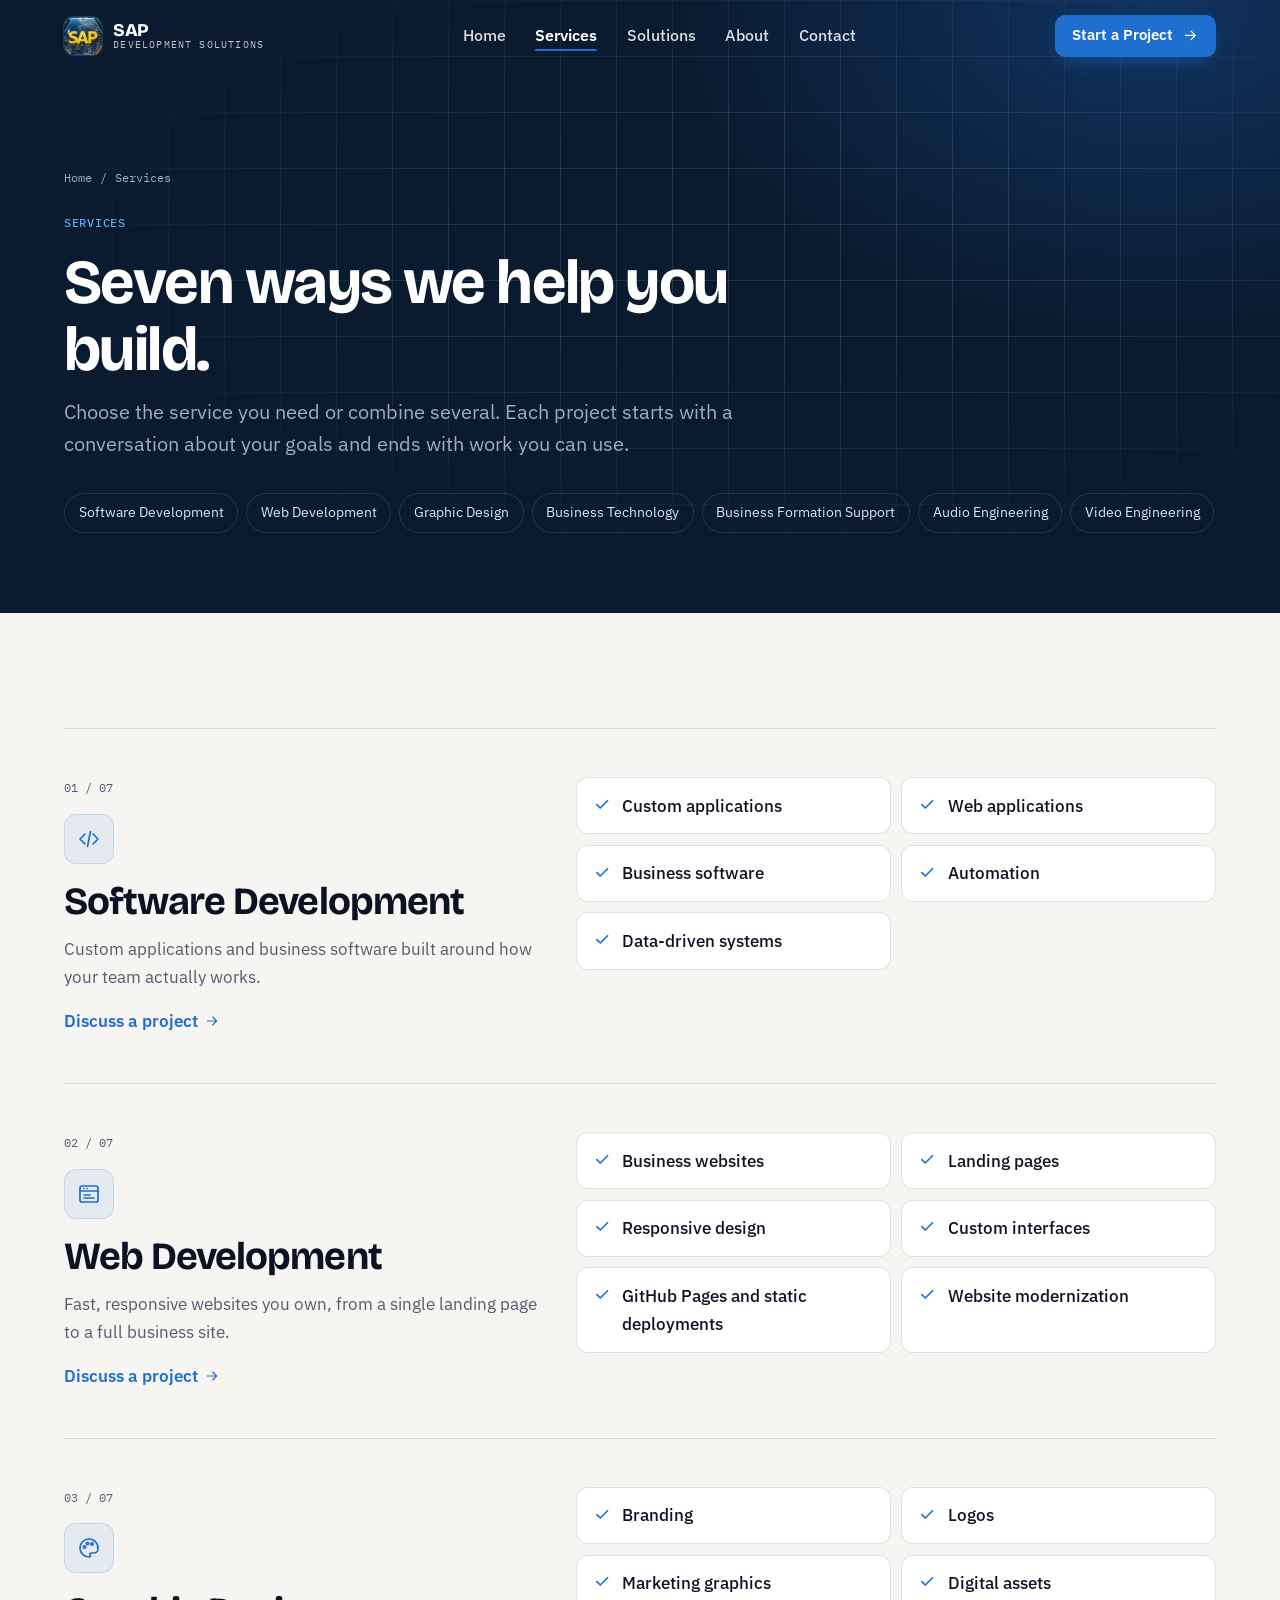
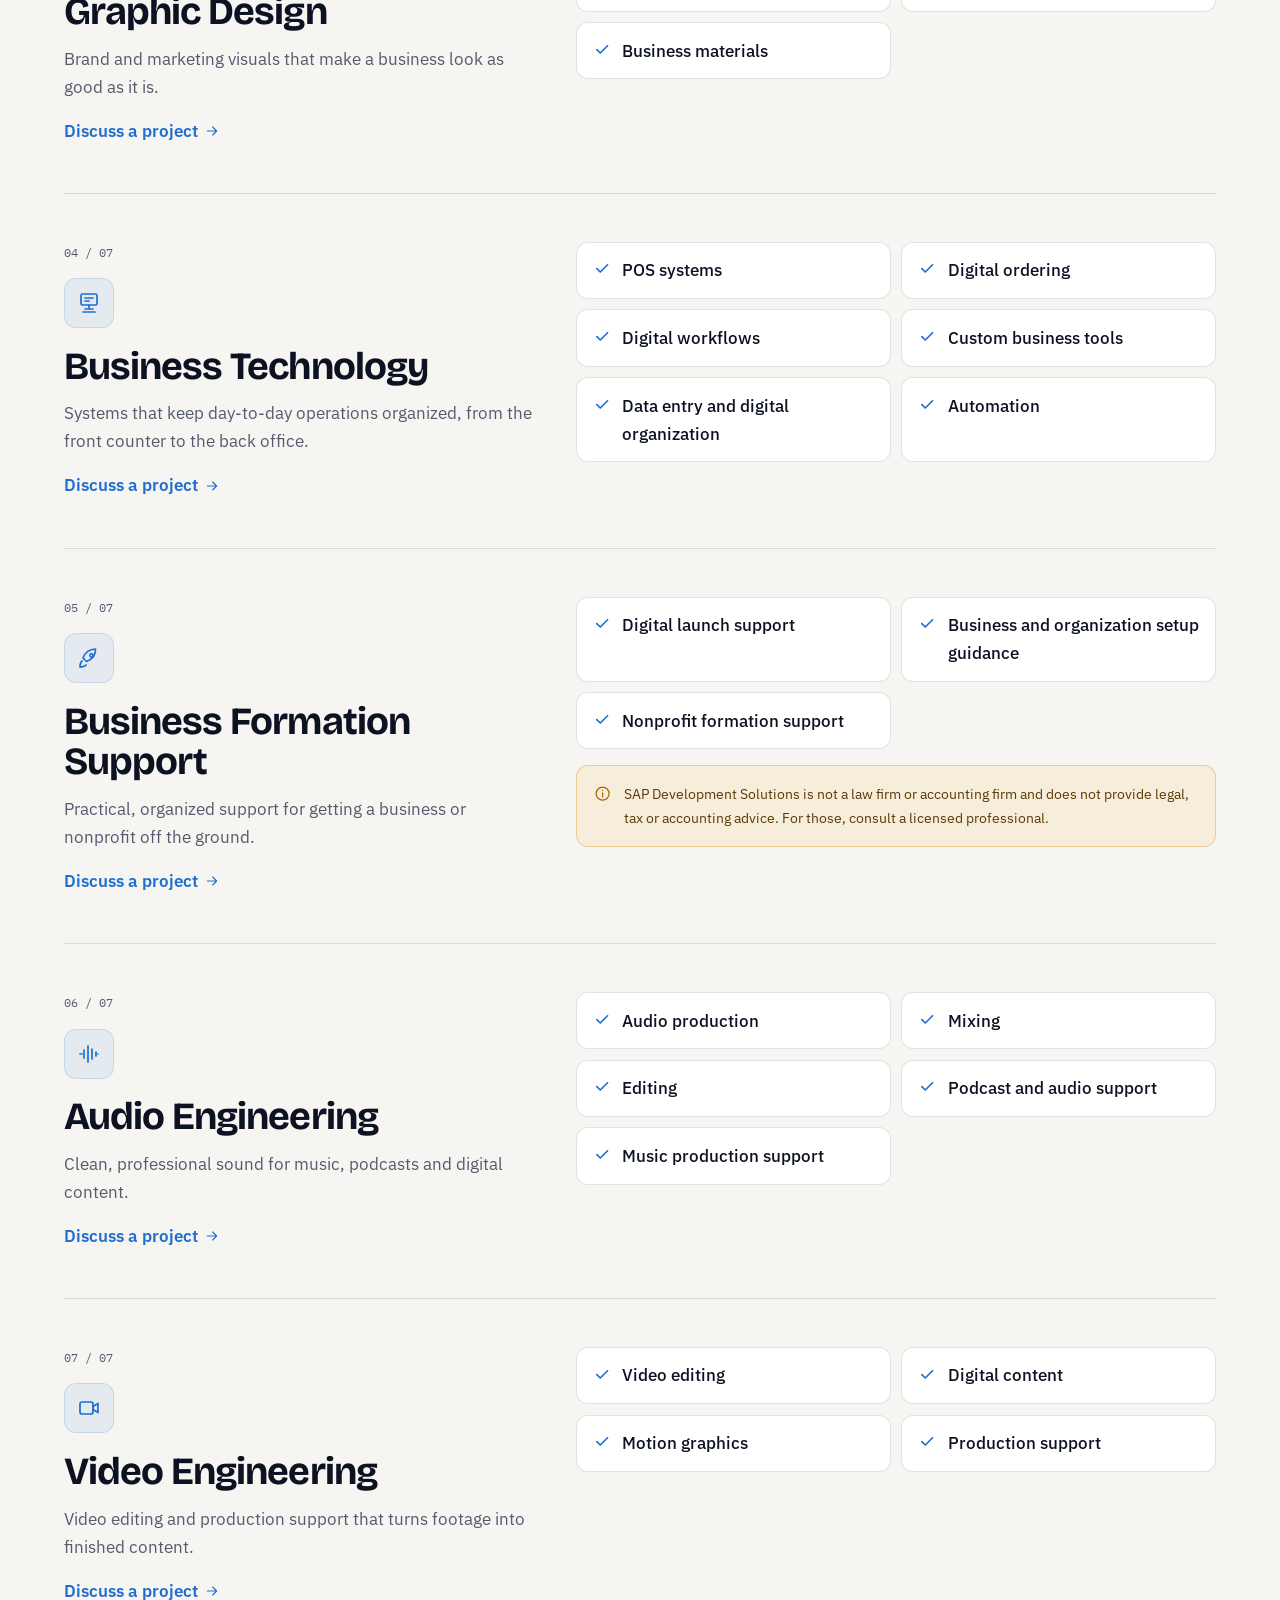
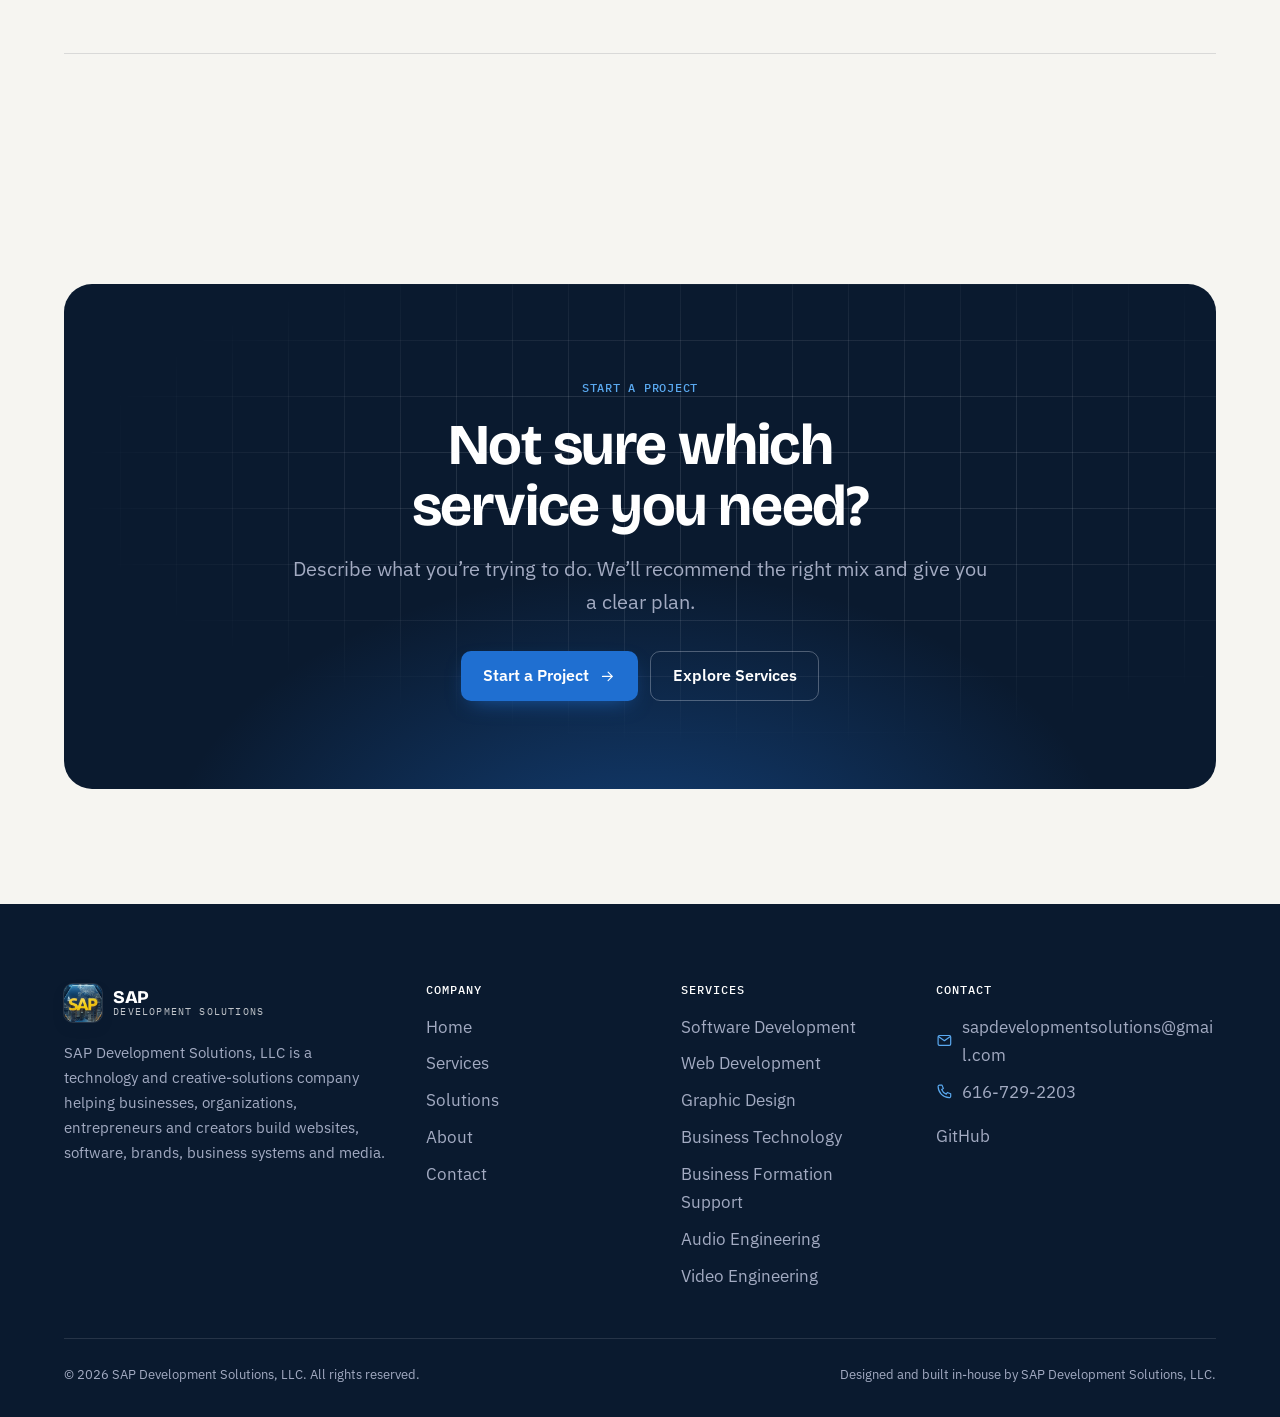
<file: services.html>
<!DOCTYPE html>
<html lang="en">
<head>
  <meta charset="utf-8">
  <meta name="viewport" content="width=device-width, initial-scale=1">
  <title>Services | SAP Development Solutions</title>
  <meta name="description" content="Software and web development, graphic design, business technology and POS systems, business formation support, and audio and video engineering from SAP Development Solutions, LLC.">
  <!-- DOMAIN: after launch, replace https://www.example.com/ on this page with the live
       address (canonical, og:url, og:image, twitter:image and the ld+json block). -->
  <link rel="canonical" href="https://www.example.com/services.html">
  <meta property="og:type" content="website">
  <meta property="og:site_name" content="SAP Development Solutions, LLC">
  <meta property="og:title" content="Services | SAP Development Solutions">
  <meta property="og:description" content="Software and web development, graphic design, business technology and POS systems, business formation support, and audio and video engineering from SAP Development Solutions, LLC.">
  <meta property="og:url" content="https://www.example.com/services.html">
  <meta property="og:image" content="https://www.example.com/og-image.jpg">
  <meta property="og:image:width" content="1200">
  <meta property="og:image:height" content="630">
  <meta name="twitter:card" content="summary_large_image">
  <meta name="twitter:title" content="Services | SAP Development Solutions">
  <meta name="twitter:description" content="Software and web development, graphic design, business technology and POS systems, business formation support, and audio and video engineering from SAP Development Solutions, LLC.">
  <meta name="twitter:image" content="https://www.example.com/og-image.jpg">
  <meta name="theme-color" content="#0b1020">
  <link rel="icon" type="image/png" href="./favicon.png">
  <link rel="apple-touch-icon" href="./apple-touch-icon.png">
  <link rel="preconnect" href="https://fonts.googleapis.com">
  <link rel="preconnect" href="https://fonts.gstatic.com" crossorigin>
  <link href="https://fonts.googleapis.com/css2?family=Bricolage+Grotesque:opsz,wght@12..96,500..800&amp;family=IBM+Plex+Mono:wght@400;500&amp;family=IBM+Plex+Sans:wght@400;500;600;700&amp;display=swap" rel="stylesheet">
  <link rel="stylesheet" href="./style.css">
  <link rel="stylesheet" href="./responsive.css">
  <script>document.documentElement.classList.add("js");</script>
</head>
<body class="header-dark">
  <a class="skip-link" href="#main">Skip to main content</a>
  <header class="site-header">
    <div class="container header-inner">
      <a class="brand" href="./index.html" aria-label="SAP Development Solutions, LLC home"><img src="./logo-mark.png" alt="" width="38" height="38"><span class="brand-text"><b>SAP</b><span>Development Solutions</span></span></a>
      <nav aria-label="Primary"><ul class="nav-links">
          <li><a href="./index.html">Home</a></li>
          <li><a href="./services.html" aria-current="page">Services</a></li>
          <li><a href="./solutions.html">Solutions</a></li>
          <li><a href="./about.html">About</a></li>
          <li><a href="./contact.html">Contact</a></li>
      </ul></nav>
      <a class="btn btn-primary header-cta" href="./contact.html">Start a Project<svg class="icon icon-arrow" viewBox="0 0 24 24" aria-hidden="true" focusable="false"><path d="M5 12h14M13 6l6 6-6 6"/></svg></a>
      <button type="button" class="menu-toggle" aria-expanded="false" aria-controls="mobile-menu" aria-label="Open menu"><span class="bars" aria-hidden="true"><span></span><span></span></span></button>
    </div>
  </header>
  <div class="mobile-menu" id="mobile-menu" aria-hidden="true">
    <nav aria-label="Mobile"><ul>
        <li><a class="m-link" href="./index.html">Home<span>01</span></a></li>
        <li><a class="m-link" href="./services.html" aria-current="page">Services<span>02</span></a></li>
        <li><a class="m-link" href="./solutions.html">Solutions<span>03</span></a></li>
        <li><a class="m-link" href="./about.html">About<span>04</span></a></li>
        <li><a class="m-link" href="./contact.html">Contact<span>05</span></a></li>
    </ul></nav>
    <div class="m-foot">
      <a class="btn btn-primary" href="./contact.html">Start a Project<svg class="icon icon-arrow" viewBox="0 0 24 24" aria-hidden="true" focusable="false"><path d="M5 12h14M13 6l6 6-6 6"/></svg></a>
      <span class="plain contact-lines" data-email><a href="mailto:sapdevelopmentsolutions@gmail.com">sapdevelopmentsolutions@gmail.com</a></span>
      <span class="plain contact-lines" data-phone><a href="tel:6167292203">616-729-2203</a></span>
    </div>
  </div>

  <main id="main">
    <section class="page-hero on-dark" aria-labelledby="page-title">
      <div class="grid-bg" aria-hidden="true"></div>
      <div class="container">
        <nav class="crumbs" aria-label="Breadcrumb"><a href="./index.html">Home</a><span aria-hidden="true">/</span><span aria-current="page">Services</span></nav>
        <p class="label">Services</p>
        <h1 class="h1" id="page-title">Seven ways we help you build.</h1>
        <p class="lead">Choose the service you need or combine several. Each project starts with a conversation about your goals and ends with work you can use.</p><div class="jump"><a href="#software">Software Development</a><a href="#web">Web Development</a><a href="#design">Graphic Design</a><a href="#business-tech">Business Technology</a><a href="#formation">Business Formation Support</a><a href="#audio">Audio Engineering</a><a href="#video">Video Engineering</a></div>
      </div>
    </section>

    <section class="section" aria-label="Service details">
      <div class="container" data-service-detail><noscript><ul><li>Software Development: Custom applications and business software built around how your team actually works.</li><li>Web Development: Fast, responsive websites you own, from a single landing page to a full business site.</li><li>Graphic Design: Brand and marketing visuals that make a business look as good as it is.</li><li>Business Technology: Systems that keep day-to-day operations organized, from the front counter to the back office.</li><li>Business Formation Support: Practical, organized support for getting a business or nonprofit off the ground.</li><li>Audio Engineering: Clean, professional sound for music, podcasts and digital content.</li><li>Video Engineering: Video editing and production support that turns footage into finished content.</li></ul></noscript></div>
    </section>

    <section class="section" aria-labelledby="cta-title">
      <div class="container">
        <div class="cta-band on-dark reveal">
          <div class="grid-bg" aria-hidden="true"></div>
          <p class="label" style="justify-content:center">Start a project</p>
          <h2 id="cta-title">Not sure which service you need?</h2>
          <p class="lead">Describe what you’re trying to do. We’ll recommend the right mix and give you a clear plan.</p>
          <div class="btn-row"><a class="btn btn-primary" href="./contact.html">Start a Project<svg class="icon icon-arrow" viewBox="0 0 24 24" aria-hidden="true" focusable="false"><path d="M5 12h14M13 6l6 6-6 6"/></svg></a><a class="btn btn-secondary" href="./services.html">Explore Services</a></div>
        </div>
      </div>
    </section>

  </main>

  <footer class="site-footer">
    <div class="container">
      <div class="footer-grid">
        <div class="footer-brand">
          <a class="brand" href="./index.html" aria-label="SAP Development Solutions, LLC home"><img src="./logo-mark.png" alt="" width="38" height="38"><span class="brand-text"><b>SAP</b><span>Development Solutions</span></span></a>
          <p>SAP Development Solutions, LLC is a technology and creative-solutions company helping businesses, organizations, entrepreneurs and creators build websites, software, brands, business systems and media.</p>
        </div>
        <div><h2>Company</h2><ul><li><a href="./index.html">Home</a></li><li><a href="./services.html">Services</a></li><li><a href="./solutions.html">Solutions</a></li><li><a href="./about.html">About</a></li><li><a href="./contact.html">Contact</a></li></ul></div>
        <div><h2>Services</h2><ul><li><a href="./services.html#software">Software Development</a></li><li><a href="./services.html#web">Web Development</a></li><li><a href="./services.html#design">Graphic Design</a></li><li><a href="./services.html#business-tech">Business Technology</a></li><li><a href="./services.html#formation">Business Formation Support</a></li><li><a href="./services.html#audio">Audio Engineering</a></li><li><a href="./services.html#video">Video Engineering</a></li></ul></div>
        <div>
          <h2>Contact</h2>
          <!-- These fill in from data.js (company.email / company.phone / company.socials) -->
          <ul class="footer-contact"><li data-email><a href="mailto:sapdevelopmentsolutions@gmail.com">sapdevelopmentsolutions@gmail.com</a></li><li data-phone><a href="tel:6167292203">616-729-2203</a></li></ul>
          <ul data-socials style="margin-top:.9rem"></ul>
        </div>
      </div>
      <div class="footer-bottom">
        <p>&copy; <span data-year>2026</span> SAP Development Solutions, LLC. All rights reserved.</p>
        <p>Designed and built in-house by SAP Development Solutions, LLC.</p>
      </div>
    </div>
  </footer>
  <script src="./data.js"></script>
  <script src="./app.js"></script>
</body>
</html>
</file>
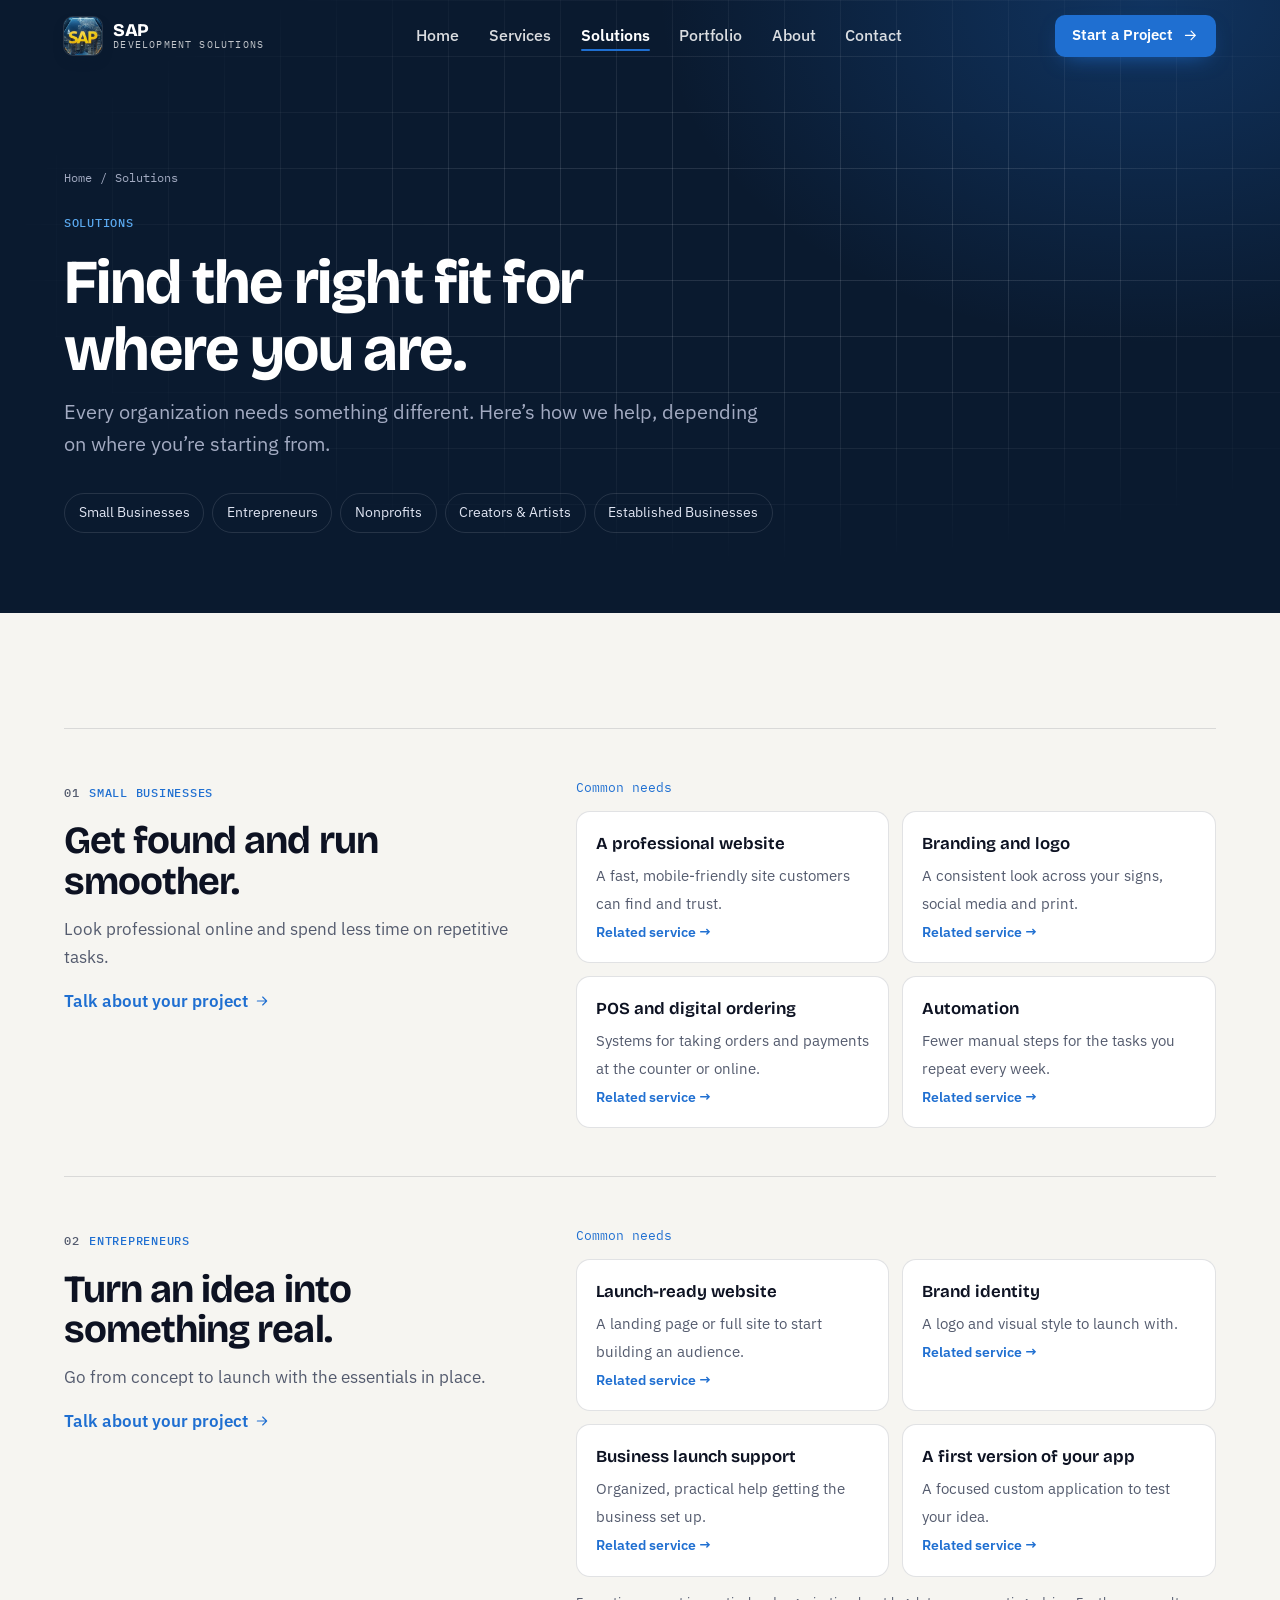
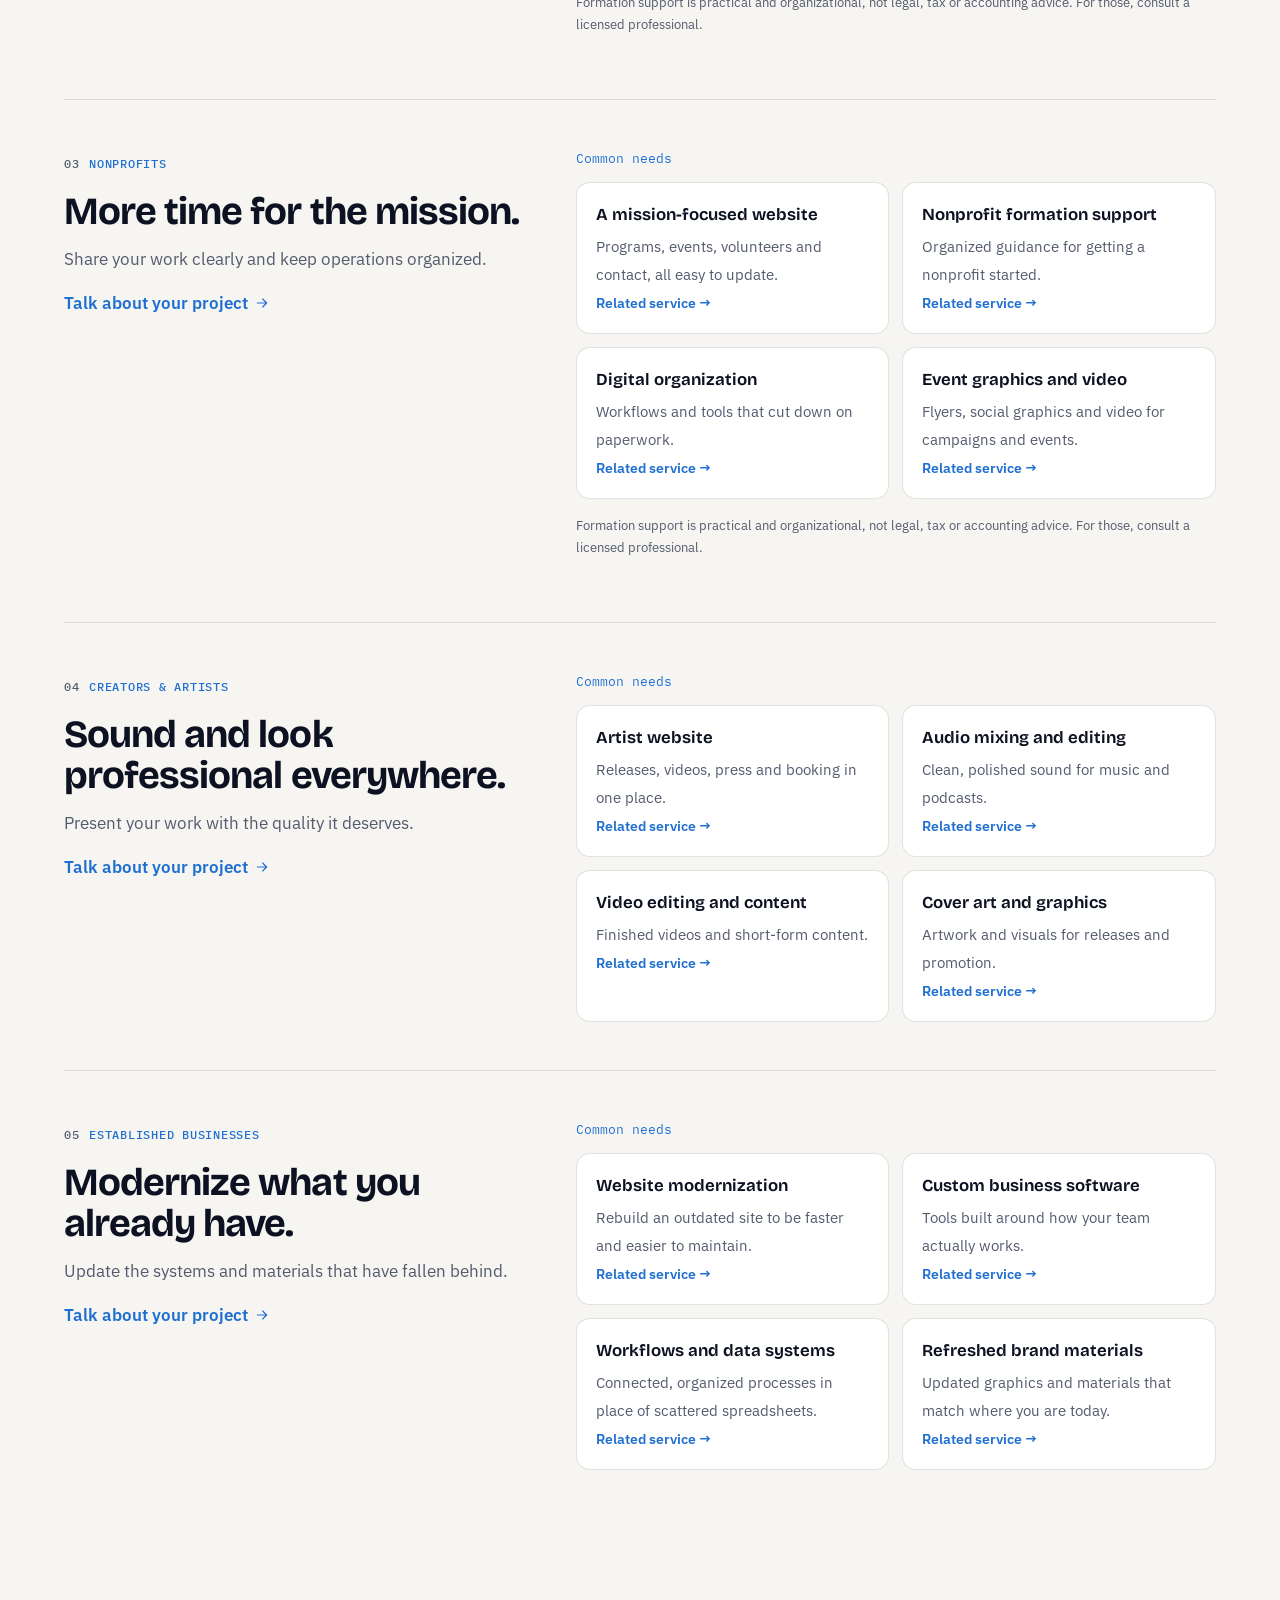
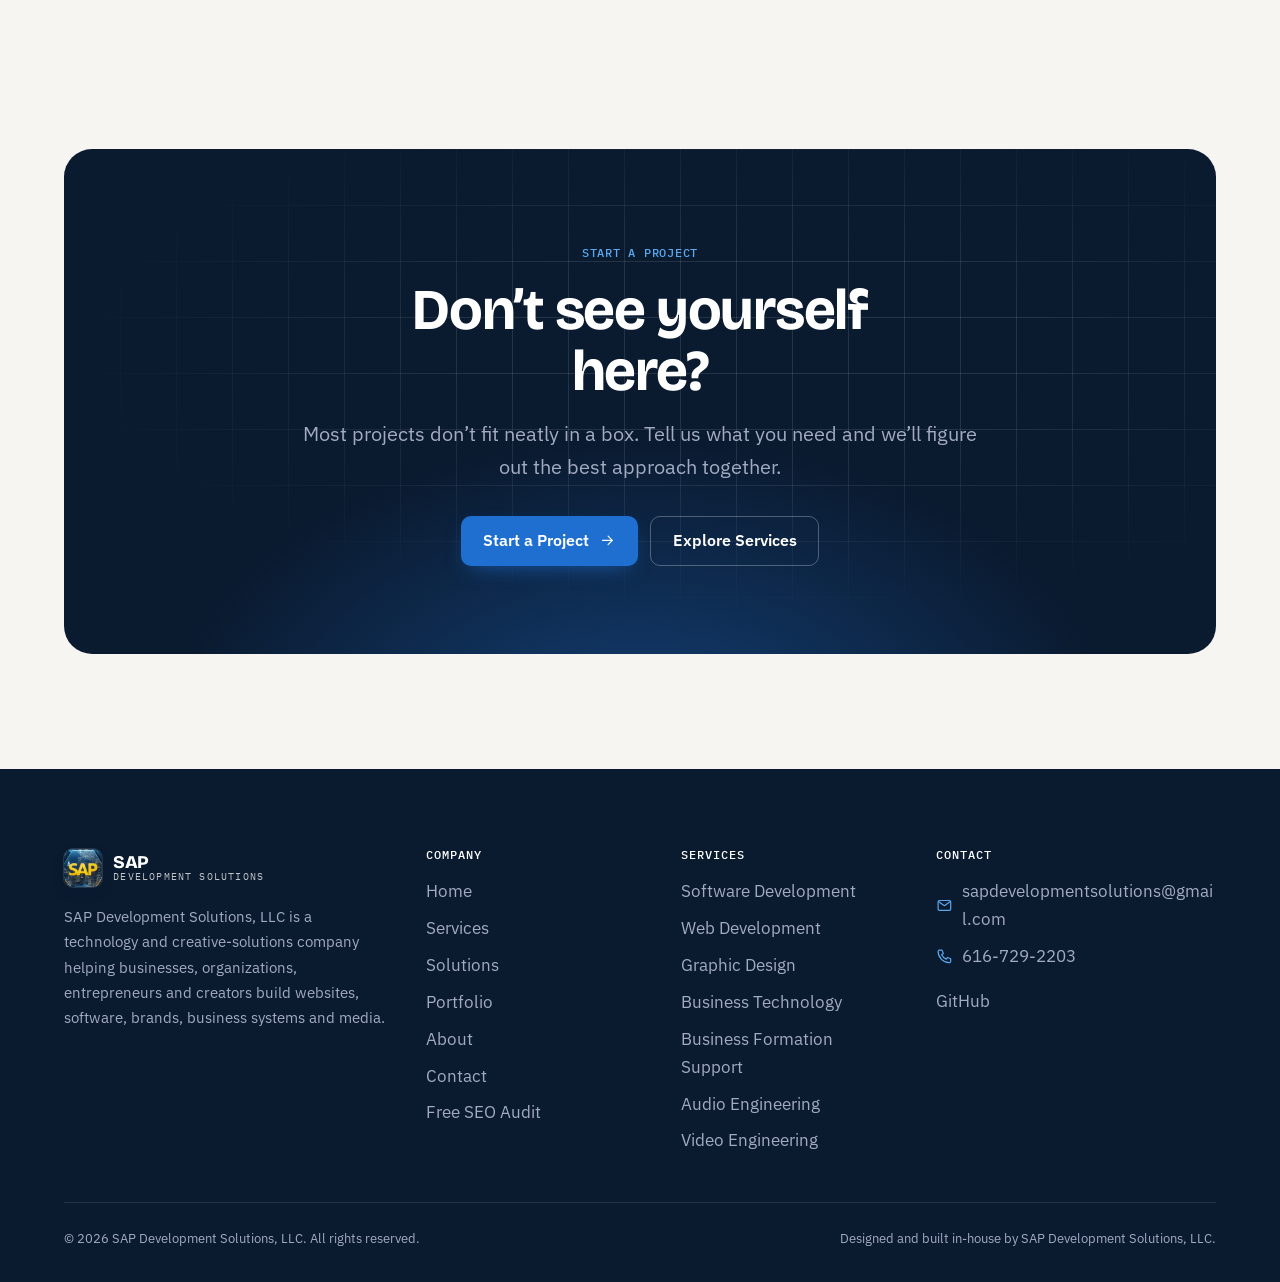
<file: solutions.html>
<!DOCTYPE html>
<html lang="en">
<head>
  <meta charset="utf-8">
  <meta name="viewport" content="width=device-width, initial-scale=1">
  <title>Solutions | SAP Development Solutions</title>
  <meta name="description" content="How SAP Development Solutions helps small businesses, entrepreneurs, nonprofits, creators and established businesses with websites, branding, software, POS systems, automation and media.">
  <!-- ADDRESS: set for https://junearness.github.io/sap-development-solutions/ . If the site
       lives elsewhere (custom domain or another repo name), replace that address on this page
       (canonical, og:url, og:image, twitter:image and the ld+json block). -->
  <link rel="canonical" href="https://junearness.github.io/sap-development-solutions/solutions.html">
  <meta property="og:type" content="website">
  <meta property="og:site_name" content="SAP Development Solutions, LLC">
  <meta property="og:title" content="Solutions | SAP Development Solutions">
  <meta property="og:description" content="How SAP Development Solutions helps small businesses, entrepreneurs, nonprofits, creators and established businesses with websites, branding, software, POS systems, automation and media.">
  <meta property="og:url" content="https://junearness.github.io/sap-development-solutions/solutions.html">
  <meta property="og:image" content="https://junearness.github.io/sap-development-solutions/og-image.jpg">
  <meta property="og:image:width" content="1200">
  <meta property="og:image:height" content="630">
  <meta name="twitter:card" content="summary_large_image">
  <meta name="twitter:title" content="Solutions | SAP Development Solutions">
  <meta name="twitter:description" content="How SAP Development Solutions helps small businesses, entrepreneurs, nonprofits, creators and established businesses with websites, branding, software, POS systems, automation and media.">
  <meta name="twitter:image" content="https://junearness.github.io/sap-development-solutions/og-image.jpg">
  <meta name="theme-color" content="#0b1020">
  <link rel="icon" type="image/png" href="./favicon.png">
  <link rel="apple-touch-icon" href="./apple-touch-icon.png">
  <link rel="preconnect" href="https://fonts.googleapis.com">
  <link rel="preconnect" href="https://fonts.gstatic.com" crossorigin>
  <link href="https://fonts.googleapis.com/css2?family=Bricolage+Grotesque:opsz,wght@12..96,500..800&amp;family=IBM+Plex+Mono:wght@400;500&amp;family=IBM+Plex+Sans:wght@400;500;600;700&amp;display=swap" rel="stylesheet">
  <link rel="stylesheet" href="./style.css">
  <link rel="stylesheet" href="./responsive.css">
  <script>document.documentElement.classList.add("js");</script>
</head>
<body class="header-dark">
  <a class="skip-link" href="#main">Skip to main content</a>
  <header class="site-header">
    <div class="container header-inner">
      <a class="brand" href="./index.html" aria-label="SAP Development Solutions, LLC home"><img src="./logo-mark.png" alt="" width="38" height="38"><span class="brand-text"><b>SAP</b><span>Development Solutions</span></span></a>
      <nav aria-label="Primary"><ul class="nav-links">
          <li><a href="./index.html">Home</a></li>
          <li><a href="./services.html">Services</a></li>
          <li><a href="./solutions.html" aria-current="page">Solutions</a></li>
          <li><a href="./portfolio.html">Portfolio</a></li>
          <li><a href="./about.html">About</a></li>
          <li><a href="./contact.html">Contact</a></li>
      </ul></nav>
      <a class="btn btn-primary header-cta" href="./contact.html">Start a Project<svg class="icon icon-arrow" viewBox="0 0 24 24" aria-hidden="true" focusable="false"><path d="M5 12h14M13 6l6 6-6 6"/></svg></a>
      <button type="button" class="menu-toggle" aria-expanded="false" aria-controls="mobile-menu" aria-label="Open menu"><span class="bars" aria-hidden="true"><span></span><span></span></span></button>
    </div>
  </header>
  <div class="mobile-menu" id="mobile-menu" aria-hidden="true">
    <nav aria-label="Mobile"><ul>
        <li><a class="m-link" href="./index.html">Home<span>01</span></a></li>
        <li><a class="m-link" href="./services.html">Services<span>02</span></a></li>
        <li><a class="m-link" href="./solutions.html" aria-current="page">Solutions<span>03</span></a></li>
        <li><a class="m-link" href="./portfolio.html">Portfolio<span>04</span></a></li>
        <li><a class="m-link" href="./about.html">About<span>05</span></a></li>
        <li><a class="m-link" href="./contact.html">Contact<span>06</span></a></li>
    </ul></nav>
    <div class="m-foot">
      <a class="btn btn-primary" href="./contact.html">Start a Project<svg class="icon icon-arrow" viewBox="0 0 24 24" aria-hidden="true" focusable="false"><path d="M5 12h14M13 6l6 6-6 6"/></svg></a>
      <span class="plain contact-lines" data-email><a href="mailto:sapdevelopmentsolutions@gmail.com">sapdevelopmentsolutions@gmail.com</a></span>
      <span class="plain contact-lines" data-phone><a href="tel:6167292203">616-729-2203</a></span>
    </div>
  </div>

  <main id="main">
    <section class="page-hero on-dark" aria-labelledby="page-title">
      <div class="grid-bg" aria-hidden="true"></div>
      <div class="container">
        <nav class="crumbs" aria-label="Breadcrumb"><a href="./index.html">Home</a><span aria-hidden="true">/</span><span aria-current="page">Solutions</span></nav>
        <p class="label">Solutions</p>
        <h1 class="h1" id="page-title">Find the right fit for where you are.</h1>
        <p class="lead">Every organization needs something different. Here’s how we help, depending on where you’re starting from.</p><div class="jump"><a href="#small-businesses">Small Businesses</a><a href="#entrepreneurs">Entrepreneurs</a><a href="#nonprofits">Nonprofits</a><a href="#creators">Creators & Artists</a><a href="#established-businesses">Established Businesses</a></div>
      </div>
    </section>

    <section class="section" aria-label="Solutions by audience">
      <div class="container"><section class="audience reveal" id="small-businesses" aria-labelledby="aud-small-businesses">
          <div><p class="label"><span class="idx">01</span>Small Businesses</p><h2 id="aud-small-businesses">Get found and run smoother.</h2><p class="muted">Look professional online and spend less time on repetitive tasks.</p>
          <a class="text-link" href="./contact.html">Talk about your project<svg class="icon" viewBox="0 0 24 24" aria-hidden="true" focusable="false"><path d="M5 12h14M13 6l6 6-6 6"/></svg></a></div>
          <div><p class="a-need">Common needs</p><div class="need-grid"><div class="need"><b>A professional website</b><span>A fast, mobile-friendly site customers can find and trust.</span><br><a href="./services.html#web">Related service →</a></div><div class="need"><b>Branding and logo</b><span>A consistent look across your signs, social media and print.</span><br><a href="./services.html#design">Related service →</a></div><div class="need"><b>POS and digital ordering</b><span>Systems for taking orders and payments at the counter or online.</span><br><a href="./services.html#business-tech">Related service →</a></div><div class="need"><b>Automation</b><span>Fewer manual steps for the tasks you repeat every week.</span><br><a href="./services.html#business-tech">Related service →</a></div></div></div>
        </section><section class="audience reveal" id="entrepreneurs" aria-labelledby="aud-entrepreneurs">
          <div><p class="label"><span class="idx">02</span>Entrepreneurs</p><h2 id="aud-entrepreneurs">Turn an idea into something real.</h2><p class="muted">Go from concept to launch with the essentials in place.</p>
          <a class="text-link" href="./contact.html">Talk about your project<svg class="icon" viewBox="0 0 24 24" aria-hidden="true" focusable="false"><path d="M5 12h14M13 6l6 6-6 6"/></svg></a></div>
          <div><p class="a-need">Common needs</p><div class="need-grid"><div class="need"><b>Launch-ready website</b><span>A landing page or full site to start building an audience.</span><br><a href="./services.html#web">Related service →</a></div><div class="need"><b>Brand identity</b><span>A logo and visual style to launch with.</span><br><a href="./services.html#design">Related service →</a></div><div class="need"><b>Business launch support</b><span>Organized, practical help getting the business set up.</span><br><a href="./services.html#formation">Related service →</a></div><div class="need"><b>A first version of your app</b><span>A focused custom application to test your idea.</span><br><a href="./services.html#software">Related service →</a></div></div><p class="fine" style="margin-top:.9rem">Formation support is practical and organizational, not legal, tax or accounting advice. For those, consult a licensed professional.</p></div>
        </section><section class="audience reveal" id="nonprofits" aria-labelledby="aud-nonprofits">
          <div><p class="label"><span class="idx">03</span>Nonprofits</p><h2 id="aud-nonprofits">More time for the mission.</h2><p class="muted">Share your work clearly and keep operations organized.</p>
          <a class="text-link" href="./contact.html">Talk about your project<svg class="icon" viewBox="0 0 24 24" aria-hidden="true" focusable="false"><path d="M5 12h14M13 6l6 6-6 6"/></svg></a></div>
          <div><p class="a-need">Common needs</p><div class="need-grid"><div class="need"><b>A mission-focused website</b><span>Programs, events, volunteers and contact, all easy to update.</span><br><a href="./services.html#web">Related service →</a></div><div class="need"><b>Nonprofit formation support</b><span>Organized guidance for getting a nonprofit started.</span><br><a href="./services.html#formation">Related service →</a></div><div class="need"><b>Digital organization</b><span>Workflows and tools that cut down on paperwork.</span><br><a href="./services.html#business-tech">Related service →</a></div><div class="need"><b>Event graphics and video</b><span>Flyers, social graphics and video for campaigns and events.</span><br><a href="./services.html#video">Related service →</a></div></div><p class="fine" style="margin-top:.9rem">Formation support is practical and organizational, not legal, tax or accounting advice. For those, consult a licensed professional.</p></div>
        </section><section class="audience reveal" id="creators" aria-labelledby="aud-creators">
          <div><p class="label"><span class="idx">04</span>Creators & Artists</p><h2 id="aud-creators">Sound and look professional everywhere.</h2><p class="muted">Present your work with the quality it deserves.</p>
          <a class="text-link" href="./contact.html">Talk about your project<svg class="icon" viewBox="0 0 24 24" aria-hidden="true" focusable="false"><path d="M5 12h14M13 6l6 6-6 6"/></svg></a></div>
          <div><p class="a-need">Common needs</p><div class="need-grid"><div class="need"><b>Artist website</b><span>Releases, videos, press and booking in one place.</span><br><a href="./services.html#web">Related service →</a></div><div class="need"><b>Audio mixing and editing</b><span>Clean, polished sound for music and podcasts.</span><br><a href="./services.html#audio">Related service →</a></div><div class="need"><b>Video editing and content</b><span>Finished videos and short-form content.</span><br><a href="./services.html#video">Related service →</a></div><div class="need"><b>Cover art and graphics</b><span>Artwork and visuals for releases and promotion.</span><br><a href="./services.html#design">Related service →</a></div></div></div>
        </section><section class="audience reveal" id="established-businesses" aria-labelledby="aud-established-businesses">
          <div><p class="label"><span class="idx">05</span>Established Businesses</p><h2 id="aud-established-businesses">Modernize what you already have.</h2><p class="muted">Update the systems and materials that have fallen behind.</p>
          <a class="text-link" href="./contact.html">Talk about your project<svg class="icon" viewBox="0 0 24 24" aria-hidden="true" focusable="false"><path d="M5 12h14M13 6l6 6-6 6"/></svg></a></div>
          <div><p class="a-need">Common needs</p><div class="need-grid"><div class="need"><b>Website modernization</b><span>Rebuild an outdated site to be faster and easier to maintain.</span><br><a href="./services.html#web">Related service →</a></div><div class="need"><b>Custom business software</b><span>Tools built around how your team actually works.</span><br><a href="./services.html#software">Related service →</a></div><div class="need"><b>Workflows and data systems</b><span>Connected, organized processes in place of scattered spreadsheets.</span><br><a href="./services.html#business-tech">Related service →</a></div><div class="need"><b>Refreshed brand materials</b><span>Updated graphics and materials that match where you are today.</span><br><a href="./services.html#design">Related service →</a></div></div></div>
        </section></div>
    </section>

    <section class="section" aria-labelledby="cta-title">
      <div class="container">
        <div class="cta-band on-dark reveal">
          <div class="grid-bg" aria-hidden="true"></div>
          <p class="label" style="justify-content:center">Start a project</p>
          <h2 id="cta-title">Don’t see yourself here?</h2>
          <p class="lead">Most projects don’t fit neatly in a box. Tell us what you need and we’ll figure out the best approach together.</p>
          <div class="btn-row"><a class="btn btn-primary" href="./contact.html">Start a Project<svg class="icon icon-arrow" viewBox="0 0 24 24" aria-hidden="true" focusable="false"><path d="M5 12h14M13 6l6 6-6 6"/></svg></a><a class="btn btn-secondary" href="./services.html">Explore Services</a></div>
        </div>
      </div>
    </section>

  </main>

  <footer class="site-footer">
    <div class="container">
      <div class="footer-grid">
        <div class="footer-brand">
          <a class="brand" href="./index.html" aria-label="SAP Development Solutions, LLC home"><img src="./logo-mark.png" alt="" width="38" height="38"><span class="brand-text"><b>SAP</b><span>Development Solutions</span></span></a>
          <p>SAP Development Solutions, LLC is a technology and creative-solutions company helping businesses, organizations, entrepreneurs and creators build websites, software, brands, business systems and media.</p>
        </div>
        <div><h2>Company</h2><ul><li><a href="./index.html">Home</a></li><li><a href="./services.html">Services</a></li><li><a href="./solutions.html">Solutions</a></li><li><a href="./portfolio.html">Portfolio</a></li><li><a href="./about.html">About</a></li><li><a href="./contact.html">Contact</a></li><li><a href="./free-seo-audit.html">Free SEO Audit</a></li></ul></div>
        <div><h2>Services</h2><ul><li><a href="./services.html#software">Software Development</a></li><li><a href="./services.html#web">Web Development</a></li><li><a href="./services.html#design">Graphic Design</a></li><li><a href="./services.html#business-tech">Business Technology</a></li><li><a href="./services.html#formation">Business Formation Support</a></li><li><a href="./services.html#audio">Audio Engineering</a></li><li><a href="./services.html#video">Video Engineering</a></li></ul></div>
        <div>
          <h2>Contact</h2>
          <!-- These fill in from data.js (company.email / company.phone / company.socials) -->
          <ul class="footer-contact"><li data-email><a href="mailto:sapdevelopmentsolutions@gmail.com">sapdevelopmentsolutions@gmail.com</a></li><li data-phone><a href="tel:6167292203">616-729-2203</a></li></ul>
          <ul data-socials style="margin-top:.9rem"></ul>
        </div>
      </div>
      <div class="footer-bottom">
        <p>&copy; <span data-year>2026</span> SAP Development Solutions, LLC. All rights reserved.</p>
        <p>Designed and built in-house by SAP Development Solutions, LLC.</p>
      </div>
    </div>
  </footer>
  <script src="./data.js"></script>
  <script src="./app.js"></script>
</body>
</html>
</file>
<file: style.css>
/* ==========================================================================
   SAP DEVELOPMENT SOLUTIONS | style.css
   Brand colors live in the first block and come from the SAP logo
   (blue, navy and gold). Change them there and the whole site follows. Screen-size rules are in responsive.css.
   ========================================================================== */
:root {
  --brand-primary: #1f6fd1;     /* logo blue: links, primary buttons */
  --brand-primary-hi: #5aa9f0;  /* logo glow blue, on dark backgrounds */
  --brand-secondary: #1f8fc4;   /* sky blue: supporting accents */
  --brand-secondary-hi: #6cc4ee;
  --brand-accent: #f0cb1e;      /* logo gold: highlights */
  --dark: #0a1a2f;              /* logo navy */
  --dark-2: #10243d;
  --dark-3: #17304f;
  --light: #f6f5f1;             /* warm paper */
  --white: #ffffff;
  --muted: #545b6e;             /* secondary text on light (AA) */
  --ink: #0d1222;
  --on-dark: #e8ebf3;
  --on-dark-muted: #a3abc2;
  --line: rgba(13, 18, 34, .12);
  --line-strong: rgba(13, 18, 34, .22);
  --line-dark: rgba(232, 235, 243, .12);

  --font-display: "Bricolage Grotesque", "Segoe UI", system-ui, sans-serif;
  --font-body: "IBM Plex Sans", "Segoe UI", system-ui, -apple-system, Arial, sans-serif;
  --font-mono: "IBM Plex Mono", ui-monospace, "Cascadia Mono", Consolas, monospace;

  --fs-hero: clamp(2.6rem, 4.4vw + .6rem, 5rem);
  --fs-h1: clamp(2.4rem, 4vw + .7rem, 4.4rem);
  --fs-h2: clamp(1.9rem, 2.6vw + .8rem, 3.2rem);
  --fs-h3: clamp(1.15rem, .5vw + 1rem, 1.4rem);
  --fs-lead: clamp(1.06rem, .45vw + .97rem, 1.28rem);

  --gutter: clamp(1rem, 4vw, 2.75rem);
  --maxw: 1240px;
  --section-y: clamp(4.5rem, 9vw, 8rem);
  --header-h: 72px;
  --r: 10px;
  --r-lg: 18px;
  --ease: cubic-bezier(.2, .7, .2, 1);
  --shadow: 0 1px 2px rgba(13, 18, 34, .05), 0 12px 32px -18px rgba(13, 18, 34, .35);
  --shadow-lift: 0 2px 4px rgba(13, 18, 34, .06), 0 26px 50px -24px rgba(13, 18, 34, .45);
}

/* ---------- Base ---------- */
*, *::before, *::after { box-sizing: border-box; }
[hidden] { display: none !important; }
html { -webkit-text-size-adjust: 100%; scroll-behavior: smooth; scroll-padding-top: calc(var(--header-h) + 16px); }
body { margin: 0; background: var(--light); color: var(--ink); font-family: var(--font-body); font-size: 1.0625rem; line-height: 1.65; -webkit-font-smoothing: antialiased; overflow-x: hidden; }
body.no-scroll { overflow: hidden; }
img, svg { display: block; max-width: 100%; }
img { height: auto; }
a { color: inherit; }
p { margin: 0 0 1rem; }
ul, ol { margin: 0; padding: 0; list-style: none; }
h1, h2, h3, h4 { margin: 0 0 .8rem; font-family: var(--font-display); font-weight: 700; line-height: 1.06; letter-spacing: -.025em; }
h3 { font-size: var(--fs-h3); line-height: 1.25; letter-spacing: -.01em; font-weight: 650; }
button, input, select, textarea { font: inherit; color: inherit; }
button { cursor: pointer; }
:focus-visible { outline: 3px solid var(--brand-primary); outline-offset: 3px; border-radius: 4px; }
.on-dark :focus-visible { outline-color: var(--brand-accent); }
::selection { background: var(--brand-primary); color: #fff; }
.sr-only { position: absolute !important; width: 1px; height: 1px; padding: 0; margin: -1px; overflow: hidden; clip: rect(0 0 0 0); white-space: nowrap; border: 0; }
.skip-link { position: absolute; left: 1rem; top: -4rem; z-index: 500; padding: .75rem 1rem; border-radius: 8px; background: var(--brand-primary); color: #fff; font-weight: 700; text-decoration: none; }
.skip-link:focus { top: 1rem; }
.container { width: 100%; max-width: var(--maxw); margin: 0 auto; padding-left: var(--gutter); padding-right: var(--gutter); }
.icon { width: 1.2em; height: 1.2em; flex: none; fill: none; stroke: currentColor; stroke-width: 1.7; stroke-linecap: round; stroke-linejoin: round; }

/* ---------- Type helpers ---------- */
.label { display: inline-flex; align-items: center; gap: .6rem; margin: 0 0 1.1rem; font-family: var(--font-mono); font-size: .78rem; font-weight: 500; letter-spacing: .06em; text-transform: uppercase; color: var(--brand-primary); }
.label .idx { color: var(--muted); }
.on-dark .label { color: var(--brand-primary-hi); }
.on-dark .label .idx { color: var(--on-dark-muted); }
.h1 { font-size: var(--fs-h1); }
.h2 { font-size: var(--fs-h2); }
.lead { font-size: var(--fs-lead); color: var(--muted); max-width: 44rem; line-height: 1.6; }
.on-dark .lead { color: var(--on-dark-muted); }
.muted { color: var(--muted); }
.on-dark .muted { color: var(--on-dark-muted); }
.mono { font-family: var(--font-mono); }
.fine { font-size: .84rem; color: var(--muted); }
.on-dark .fine { color: var(--on-dark-muted); }
.hl { color: var(--brand-primary); }
.on-dark .hl { color: var(--brand-primary-hi); }
.pill { display: inline-flex; align-items: center; gap: .4rem; padding: .3rem .7rem; border: 1px solid var(--line-strong); border-radius: 999px; font-family: var(--font-mono); font-size: .72rem; letter-spacing: .04em; text-transform: uppercase; color: var(--muted); line-height: 1.2; background: rgba(255, 255, 255, .5); }
.pill .dot { width: 7px; height: 7px; border-radius: 50%; background: var(--brand-secondary); box-shadow: 0 0 0 3px rgba(31, 143, 196, .18); }
.on-dark .pill { color: var(--on-dark-muted); border-color: var(--line-dark); background: rgba(255, 255, 255, .04); }

/* ---------- Buttons ---------- */
.btn { position: relative; display: inline-flex; align-items: center; justify-content: center; gap: .6rem; min-height: 50px; padding: .8rem 1.35rem; border: 1px solid transparent; border-radius: var(--r); text-decoration: none; font-weight: 600; font-size: 1rem; line-height: 1.1; white-space: nowrap; transition: background-color .2s, color .2s, border-color .2s, transform .25s var(--ease), box-shadow .25s var(--ease); }
.btn .icon { width: 1.05rem; height: 1.05rem; transition: transform .25s var(--ease); }
.btn:hover .icon-arrow { transform: translateX(3px); }
.btn:active { transform: translateY(1px); }
.btn-primary { background: var(--brand-primary); color: #fff; box-shadow: 0 8px 22px -10px rgba(31, 111, 209, .8); }
.btn-primary:hover { background: #195cb0; box-shadow: 0 12px 28px -10px rgba(31, 111, 209, .9); transform: translateY(-1px); }
.btn-secondary { background: var(--white); color: var(--ink); border-color: var(--line-strong); }
.btn-secondary:hover { border-color: var(--ink); transform: translateY(-1px); }
.on-dark .btn-secondary { background: transparent; color: #fff; border-color: rgba(232, 235, 243, .3); }
.on-dark .btn-secondary:hover { border-color: #fff; background: rgba(255, 255, 255, .06); }
.btn-row { display: flex; flex-wrap: wrap; gap: .75rem; }
.text-link { display: inline-flex; align-items: center; gap: .4rem; font-weight: 600; text-decoration: none; color: var(--brand-primary); }
.text-link .icon { width: 1rem; height: 1rem; transition: transform .25s var(--ease); }
.text-link:hover { text-decoration: underline; text-underline-offset: 4px; }
.text-link:hover .icon { transform: translateX(3px); }
.on-dark .text-link { color: var(--brand-primary-hi); }

/* ---------- Header ---------- */
.site-header { position: fixed; inset: 0 0 auto; z-index: 200; height: var(--header-h); transition: background-color .3s, box-shadow .3s, border-color .3s; border-bottom: 1px solid transparent; }
.site-header.is-scrolled, .site-header.is-solid { background: rgba(246, 245, 241, .88); border-bottom-color: var(--line); -webkit-backdrop-filter: blur(14px) saturate(1.4); backdrop-filter: blur(14px) saturate(1.4); }
.header-dark .site-header:not(.is-scrolled):not(.is-solid) { color: #fff; }
.header-inner { height: 100%; display: flex; align-items: center; justify-content: space-between; gap: 1rem; }
.brand { display: inline-flex; align-items: center; gap: .7rem; text-decoration: none; flex: none; }
.brand img { width: 38px; height: 38px; }
.brand-text { display: flex; flex-direction: column; line-height: 1.05; }
.brand-text b { font-family: var(--font-display); font-weight: 800; font-size: 1.12rem; letter-spacing: -.02em; }
.brand-text span { font-family: var(--font-mono); font-size: .62rem; letter-spacing: .12em; text-transform: uppercase; opacity: .75; }
.nav-links { display: none; align-items: center; gap: .15rem; }
.nav-links a { position: relative; display: inline-flex; align-items: center; min-height: 44px; padding: .4rem .85rem; border-radius: 8px; text-decoration: none; font-weight: 500; font-size: .98rem; opacity: .85; transition: opacity .2s, background-color .2s; }
.nav-links a:hover { opacity: 1; background: rgba(13, 18, 34, .05); }
.header-dark .site-header:not(.is-scrolled):not(.is-solid) .nav-links a:hover { background: rgba(255, 255, 255, .08); }
.nav-links a[aria-current="page"] { opacity: 1; font-weight: 600; }
.nav-links a[aria-current="page"]::after { content: ""; position: absolute; left: .85rem; right: .85rem; bottom: .4rem; height: 2px; border-radius: 2px; background: var(--brand-primary); }
.header-cta { display: none; min-height: 42px; padding: .55rem 1rem; font-size: .94rem; }
.menu-toggle { display: inline-flex; align-items: center; justify-content: center; width: 46px; height: 46px; border-radius: 10px; border: 1px solid currentColor; border-color: rgba(127, 127, 127, .4); background: transparent; }
.menu-toggle .bars { position: relative; width: 20px; height: 12px; }
.menu-toggle .bars span { position: absolute; left: 0; width: 100%; height: 2px; border-radius: 2px; background: currentColor; transition: transform .35s var(--ease), top .35s var(--ease); }
.menu-toggle .bars span:nth-child(1) { top: 0; }
.menu-toggle .bars span:nth-child(2) { top: 10px; }
.menu-toggle[aria-expanded="true"] .bars span:nth-child(1) { top: 5px; transform: rotate(45deg); }
.menu-toggle[aria-expanded="true"] .bars span:nth-child(2) { top: 5px; transform: rotate(-45deg); }
.mobile-menu { position: fixed; inset: 0; z-index: 190; display: flex; flex-direction: column; padding: calc(var(--header-h) + 1.25rem) var(--gutter) 2rem; overflow-y: auto; background: var(--light); visibility: hidden; opacity: 0; transform: translateY(-8px); transition: opacity .3s var(--ease), transform .3s var(--ease), visibility 0s linear .3s; }
.mobile-menu.is-open { visibility: visible; opacity: 1; transform: none; transition: opacity .3s var(--ease), transform .3s var(--ease); }
.mobile-menu li { border-bottom: 1px solid var(--line); }
.mobile-menu a.m-link { display: flex; align-items: center; justify-content: space-between; min-height: 64px; text-decoration: none; font-family: var(--font-display); font-weight: 700; font-size: clamp(1.6rem, 7vw, 2.2rem); letter-spacing: -.02em; }
.mobile-menu a.m-link span { font-family: var(--font-mono); font-size: .75rem; font-weight: 400; color: var(--muted); letter-spacing: .04em; }
.mobile-menu a.m-link[aria-current="page"] { color: var(--brand-primary); }
.mobile-menu .m-foot { margin-top: auto; padding-top: 2rem; display: grid; gap: .75rem; }
.mobile-menu .m-foot .btn { width: 100%; }
.mobile-menu .m-foot a.plain { text-decoration: none; color: var(--muted); font-size: .95rem; word-break: break-word; }

/* ---------- Blueprint grid (signature motif) ---------- */
.grid-bg { position: absolute; inset: 0; pointer-events: none; background-image: linear-gradient(var(--line-dark) 1px, transparent 1px), linear-gradient(90deg, var(--line-dark) 1px, transparent 1px); background-size: 56px 56px; -webkit-mask-image: radial-gradient(ellipse 80% 70% at 60% 40%, #000 30%, transparent 75%); mask-image: radial-gradient(ellipse 80% 70% at 60% 40%, #000 30%, transparent 75%); }
.grid-bg.light { background-image: linear-gradient(var(--line) 1px, transparent 1px), linear-gradient(90deg, var(--line) 1px, transparent 1px); }
.corners { position: relative; }
.corners::before, .corners::after { content: ""; position: absolute; width: 14px; height: 14px; border-color: var(--brand-primary); border-style: solid; opacity: .7; pointer-events: none; transition: all .35s var(--ease); }
.corners::before { top: -1px; left: -1px; border-width: 2px 0 0 2px; border-top-left-radius: 6px; }
.corners::after { bottom: -1px; right: -1px; border-width: 0 2px 2px 0; border-bottom-right-radius: 6px; }

/* ---------- Hero ---------- */
.hero { position: relative; isolation: isolate; overflow: hidden; background: var(--dark); color: var(--on-dark); padding-top: calc(var(--header-h) + clamp(3rem, 7vw, 6rem)); padding-bottom: clamp(3.5rem, 7vw, 6rem); }
.hero::before { content: ""; position: absolute; inset: 0; z-index: -1; background: radial-gradient(60% 60% at 80% 30%, rgba(31, 111, 209, .28), transparent 70%), radial-gradient(40% 50% at 10% 100%, rgba(31, 143, 196, .18), transparent 70%); }
.hero-grid { display: grid; grid-template-columns: minmax(0, 1fr); gap: clamp(2.5rem, 5vw, 4rem); align-items: center; }
.hero h1 { font-size: var(--fs-hero); font-weight: 800; letter-spacing: -.035em; line-height: .98; color: #fff; margin-bottom: 1.4rem; }
.hero h1 .line { display: block; }
.hero h1 .hl { color: var(--brand-primary-hi); }
.hero .lead { margin-bottom: 2rem; color: #c3c9da; }
.hero-meta { display: flex; flex-wrap: wrap; gap: .5rem 1.4rem; margin-top: 2.25rem; font-family: var(--font-mono); font-size: .78rem; color: var(--on-dark-muted); }
.hero-meta span { display: inline-flex; align-items: center; gap: .45rem; }
.hero-meta .icon { width: 1rem; height: 1rem; color: var(--brand-secondary-hi); }

/* System diagram */
.diagram { position: relative; width: 100%; max-width: 560px; justify-self: center; aspect-ratio: 1 / .92; }
.diagram svg { width: 100%; height: 100%; overflow: visible; }
.diagram .wire { fill: none; stroke: rgba(90, 169, 240, .55); stroke-width: 1.5; stroke-dasharray: 4 6; }
.diagram .wire.solid { stroke-dasharray: none; stroke: rgba(90, 169, 240, .35); }
.diagram .pulse { fill: var(--brand-accent); }
.diagram .node rect.box { fill: var(--dark-2); stroke: rgba(232, 235, 243, .22); stroke-width: 1; }
.diagram .node .ink { fill: none; stroke: #dfe4f2; stroke-width: 1.6; stroke-linecap: round; stroke-linejoin: round; }
.diagram .node .accent { fill: none; stroke: var(--brand-primary-hi); stroke-width: 1.8; stroke-linecap: round; }
.diagram .node .teal { fill: none; stroke: var(--brand-secondary-hi); stroke-width: 1.8; stroke-linecap: round; }
.diagram .node .amber { fill: var(--brand-accent); }
.diagram .node text, .diagram .tag-text { font-family: var(--font-mono); font-size: 11px; fill: var(--on-dark-muted); letter-spacing: .04em; }
.diagram .core rect { fill: var(--brand-primary); }
.diagram .core text { font-family: var(--font-display); font-size: 15px; font-weight: 700; fill: #fff; }
.diagram .core .sub { font-family: var(--font-mono); font-size: 10px; font-weight: 400; fill: rgba(255, 255, 255, .8); }

/* ---------- Page hero ---------- */
.page-hero { position: relative; isolation: isolate; overflow: hidden; background: var(--dark); color: var(--on-dark); padding-top: calc(var(--header-h) + clamp(3rem, 8vw, 6rem)); padding-bottom: clamp(3rem, 7vw, 5rem); }
.page-hero::before { content: ""; position: absolute; inset: 0; z-index: -1; background: radial-gradient(55% 80% at 90% 0%, rgba(31, 111, 209, .3), transparent 70%); }
.page-hero h1 { color: #fff; max-width: 18ch; }
.crumbs { display: flex; gap: .5rem; margin-bottom: 1.2rem; font-family: var(--font-mono); font-size: .76rem; color: var(--on-dark-muted); }
.crumbs a { color: var(--on-dark-muted); text-decoration: none; }
.crumbs a:hover { color: #fff; }
.jump { display: flex; flex-wrap: wrap; gap: .5rem; margin-top: 2rem; }
.jump a { display: inline-flex; align-items: center; min-height: 40px; padding: .4rem .85rem; border: 1px solid var(--line-dark); border-radius: 999px; font-size: .88rem; text-decoration: none; color: #dfe4f2; transition: border-color .2s, background-color .2s; }
.jump a:hover { border-color: #fff; background: rgba(255, 255, 255, .06); }

/* ---------- Sections ---------- */
.section { position: relative; padding-top: var(--section-y); padding-bottom: var(--section-y); }
.section.white { background: var(--white); }
.section.dark { background: var(--dark); color: var(--on-dark); overflow: hidden; isolation: isolate; }
.section.dark h2, .section.dark h3 { color: #fff; }
.section-head { max-width: 46rem; margin-bottom: clamp(2.25rem, 5vw, 3.5rem); }
.section-head.row { max-width: none; display: flex; flex-wrap: wrap; align-items: flex-end; justify-content: space-between; gap: 1rem 3rem; }
.section-head.row > div { max-width: 44rem; }
.section-head .h2 { margin-bottom: .9rem; }
.section-head .lead { margin: 0; }
.split { display: grid; grid-template-columns: minmax(0, 1fr); gap: clamp(2rem, 5vw, 4.5rem); align-items: center; }
.split > *, .grid > * { min-width: 0; }
.grid { display: grid; grid-template-columns: minmax(0, 1fr); gap: clamp(1rem, 2vw, 1.4rem); }

/* ---------- Cards ---------- */
.card { position: relative; background: var(--white); border: 1px solid var(--line); border-radius: var(--r-lg); padding: clamp(1.4rem, 2.4vw, 2rem); box-shadow: var(--shadow); transition: transform .35s var(--ease), box-shadow .35s var(--ease), border-color .35s; }
a.card { display: block; text-decoration: none; color: inherit; }
.card:hover { transform: translateY(-4px); box-shadow: var(--shadow-lift); border-color: rgba(31, 111, 209, .35); }
.card:hover.corners::before, .card:hover.corners::after { width: 22px; height: 22px; opacity: 1; }
.card p { color: var(--muted); }
.ico { display: inline-flex; align-items: center; justify-content: center; width: 50px; height: 50px; margin-bottom: 1.1rem; border-radius: 12px; background: rgba(31, 111, 209, .08); color: var(--brand-primary); border: 1px solid rgba(31, 111, 209, .16); transition: transform .35s var(--ease), background-color .3s, color .3s; }
.ico .icon { width: 24px; height: 24px; }
.card:hover .ico { transform: translateY(-2px); background: var(--brand-primary); color: #fff; }
.on-dark .ico { background: rgba(90, 169, 240, .12); color: var(--brand-primary-hi); border-color: rgba(90, 169, 240, .25); }
.card.dark { background: var(--dark-2); border-color: var(--line-dark); color: var(--on-dark); box-shadow: none; }
.card.dark p { color: var(--on-dark-muted); }
.card.dark:hover { border-color: rgba(90, 169, 240, .5); }

/* What we do (3 pillars) */
.pillar h3 { font-size: 1.35rem; }
.pillar .tags { display: flex; flex-wrap: wrap; gap: .4rem; margin-top: 1.1rem; }
.pillar .tags li { padding: .25rem .6rem; border-radius: 6px; background: var(--light); border: 1px solid var(--line); font-size: .82rem; color: var(--muted); }

/* Service snapshot rows */
.svc-list { border-top: 1px solid var(--line); }
.svc-row { display: grid; grid-template-columns: auto minmax(0, 1fr) auto; gap: 1rem 1.25rem; align-items: center; padding: 1.35rem .25rem; border-bottom: 1px solid var(--line); text-decoration: none; transition: background-color .25s, padding .35s var(--ease); }
.svc-row:hover { background: var(--white); padding-left: 1rem; padding-right: 1rem; }
.svc-row .num { font-family: var(--font-mono); font-size: .8rem; color: var(--muted); }
.svc-row h3 { margin: 0 0 .15rem; font-size: clamp(1.15rem, 1vw + .9rem, 1.5rem); }
.svc-row p { margin: 0; color: var(--muted); font-size: .96rem; }
.svc-row .go { width: 42px; height: 42px; border-radius: 50%; border: 1px solid var(--line-strong); display: flex; align-items: center; justify-content: center; transition: background-color .25s, color .25s, border-color .25s, transform .35s var(--ease); }
.svc-row:hover .go { background: var(--brand-primary); color: #fff; border-color: var(--brand-primary); transform: rotate(-45deg); }

/* Process */
.process { display: grid; grid-template-columns: minmax(0, 1fr); gap: 1px; background: var(--line-dark); border: 1px solid var(--line-dark); border-radius: var(--r-lg); overflow: hidden; }
.step { position: relative; padding: clamp(1.5rem, 2.6vw, 2.2rem); background: var(--dark); transition: background-color .3s; }
.step:hover { background: var(--dark-2); }
.step .step-n { display: flex; align-items: center; gap: .6rem; margin-bottom: 1.2rem; font-family: var(--font-mono); font-size: .78rem; color: var(--brand-primary-hi); }
.step .step-n::after { content: ""; flex: 1; height: 1px; background: linear-gradient(90deg, rgba(90, 169, 240, .5), transparent); }
.step h3 { font-size: 1.5rem; }
.step p { color: var(--on-dark-muted); margin: 0; font-size: .97rem; }
.step ul { margin-top: 1rem; display: grid; gap: .35rem; font-size: .9rem; color: #c3c9da; }
.step ul li { display: flex; gap: .5rem; }
.step ul li::before { content: "→"; color: var(--brand-secondary-hi); font-family: var(--font-mono); }

/* Why list */
.why { display: grid; grid-template-columns: minmax(0, 1fr); gap: 1.25rem; }
.why-item { display: grid; grid-template-columns: auto minmax(0, 1fr); gap: 1rem; align-items: start; padding: 1.4rem 0; border-top: 1px solid var(--line); }
.why-item .ico { margin: 0; }
.why-item h3 { margin-bottom: .35rem; }
.why-item p { margin: 0; color: var(--muted); }

/* Work cards */
.work-grid { display: grid; grid-template-columns: minmax(0, 1fr); gap: clamp(1.25rem, 2.5vw, 2rem); }
.work { display: flex; flex-direction: column; overflow: hidden; padding: 0; }
.work .shot { position: relative; aspect-ratio: 16 / 10; overflow: hidden; background: var(--dark); border-bottom: 1px solid var(--line); }
.work .shot img { width: 100%; height: 100%; object-fit: cover; object-position: top; transition: transform 1.2s var(--ease); }
.work:hover .shot img { transform: scale(1.04); }
.work .shot .browser { position: absolute; left: 0; right: 0; top: 0; height: 26px; display: flex; align-items: center; gap: 5px; padding: 0 10px; background: rgba(11, 16, 32, .82); -webkit-backdrop-filter: blur(6px); backdrop-filter: blur(6px); }
.work .shot .browser i { width: 8px; height: 8px; border-radius: 50%; background: rgba(255, 255, 255, .35); }
.work .shot .browser span { margin-left: 8px; font-family: var(--font-mono); font-size: .64rem; color: rgba(255, 255, 255, .7); overflow: hidden; white-space: nowrap; text-overflow: ellipsis; }
.work .w-body { display: flex; flex-direction: column; flex: 1; padding: clamp(1.25rem, 2.2vw, 1.75rem); }
.work .w-top { display: flex; flex-wrap: wrap; gap: .4rem; margin-bottom: .9rem; }
.status { display: inline-flex; align-items: center; gap: .4rem; padding: .25rem .6rem; border-radius: 999px; font-family: var(--font-mono); font-size: .7rem; text-transform: uppercase; letter-spacing: .04em; background: rgba(31, 143, 196, .1); color: #135f86; border: 1px solid rgba(31, 143, 196, .3); }
.status::before { content: ""; width: 6px; height: 6px; border-radius: 50%; background: var(--brand-secondary); }
.work h3 { font-size: 1.45rem; margin-bottom: .2rem; }
.work .client { font-family: var(--font-mono); font-size: .78rem; color: var(--muted); margin-bottom: .8rem; }
.work ul { display: grid; gap: .35rem; margin: .2rem 0 1.3rem; font-size: .93rem; color: var(--muted); }
.work ul li { display: flex; gap: .55rem; }
.work ul li::before { content: ""; flex: none; width: 6px; height: 6px; margin-top: .55rem; border-radius: 2px; background: var(--brand-primary); }
.work .text-link { margin-top: auto; }

/* Services page */
.svc-detail { display: grid; grid-template-columns: minmax(0, 1fr); gap: clamp(1.25rem, 3vw, 3rem); padding: clamp(2rem, 4vw, 3rem) 0; border-top: 1px solid var(--line); scroll-margin-top: calc(var(--header-h) + 16px); }
.svc-detail:last-child { border-bottom: 1px solid var(--line); }
.svc-detail .sd-head .num { display: block; font-family: var(--font-mono); font-size: .78rem; color: var(--muted); margin-bottom: 1rem; }
.svc-detail .sd-head h2 { font-size: clamp(1.7rem, 2vw + .8rem, 2.5rem); }
.svc-detail .sd-head p { color: var(--muted); max-width: 30rem; }
.checks { display: grid; grid-template-columns: minmax(0, 1fr); gap: .65rem; }
.checks li { display: flex; gap: .7rem; align-items: flex-start; padding: .85rem 1rem; border-radius: 12px; background: var(--white); border: 1px solid var(--line); font-weight: 500; }
.checks .icon { width: 1.15rem; height: 1.15rem; margin-top: .2rem; color: var(--brand-primary); stroke-width: 2.2; }
.notice { display: flex; gap: .8rem; align-items: flex-start; margin-top: 1rem; padding: 1rem 1.1rem; border-radius: 12px; background: rgba(255, 181, 71, .12); border: 1px solid rgba(214, 140, 20, .35); font-size: .9rem; color: #5a3b06; }
.notice .icon { color: #a56500; margin-top: .15rem; }
.notice p { margin: 0; }

/* Solutions */
.audience { display: grid; grid-template-columns: minmax(0, 1fr); gap: clamp(1.25rem, 3vw, 3rem); padding: clamp(2rem, 4vw, 3rem) 0; border-top: 1px solid var(--line); scroll-margin-top: calc(var(--header-h) + 16px); }
.audience h2 { font-size: clamp(1.7rem, 2vw + .8rem, 2.5rem); }
.audience .a-need { font-family: var(--font-mono); font-size: .8rem; color: var(--brand-primary); margin-bottom: .8rem; }
.need-grid { display: grid; grid-template-columns: minmax(0, 1fr); gap: .8rem; }
.need { padding: 1.1rem 1.2rem; border-radius: 14px; background: var(--white); border: 1px solid var(--line); }
.need b { display: block; margin-bottom: .2rem; font-family: var(--font-display); font-weight: 650; font-size: 1.05rem; }
.need span { font-size: .93rem; color: var(--muted); }
.need a { color: var(--brand-primary); font-size: .88rem; font-weight: 600; text-decoration: none; }
.need a:hover { text-decoration: underline; }

/* About */
.principles { display: grid; grid-template-columns: minmax(0, 1fr); gap: 1rem; counter-reset: p; }
.principle { padding: 1.5rem; border-radius: var(--r-lg); background: var(--white); border: 1px solid var(--line); counter-increment: p; }
.principle::before { content: counter(p, decimal-leading-zero); display: block; margin-bottom: .9rem; font-family: var(--font-mono); font-size: .8rem; color: var(--brand-primary); }
.principle p { margin: 0; color: var(--muted); }
.founder { display: grid; grid-template-columns: minmax(0, 1fr); gap: clamp(1.5rem, 4vw, 3rem); align-items: center; }
.founder-photo { aspect-ratio: 4 / 5; max-width: 360px; border-radius: var(--r-lg); display: flex; align-items: center; justify-content: center; text-align: center; padding: 1.5rem; background: var(--dark-2); border: 1px dashed rgba(232, 235, 243, .25); color: var(--on-dark-muted); font-size: .85rem; overflow: hidden; }
.founder-photo img { width: 100%; height: 100%; object-fit: cover; }
.founder-photo .ini { display: block; font-family: var(--font-display); font-weight: 800; font-size: 4.5rem; color: #fff; letter-spacing: -.04em; line-height: 1; margin-bottom: .6rem; }
.cap-grid { display: grid; grid-template-columns: repeat(2, minmax(0, 1fr)); gap: .6rem; }
.cap-grid li { display: flex; align-items: center; gap: .6rem; padding: .8rem 1rem; border-radius: 12px; border: 1px solid var(--line-dark); background: rgba(255, 255, 255, .03); font-size: .95rem; }
.cap-grid .icon { color: var(--brand-secondary-hi); }

/* Contact */
.contact-grid { display: grid; grid-template-columns: minmax(0, 1fr); gap: clamp(1.5rem, 4vw, 3rem); align-items: start; }
.form-card { background: var(--white); border: 1px solid var(--line); border-radius: var(--r-lg); padding: clamp(1.4rem, 3.5vw, 2.5rem); box-shadow: var(--shadow); }
.form { display: grid; gap: 1.1rem; }
.form-row { display: grid; grid-template-columns: minmax(0, 1fr); gap: 1.1rem; }
.field { display: grid; gap: .4rem; }
.field label { font-weight: 600; font-size: .93rem; }
.field label .opt { font-weight: 400; color: var(--muted); font-size: .85rem; }
.field input, .field select, .field textarea { width: 100%; min-height: 50px; padding: .75rem .95rem; border: 1.5px solid var(--line-strong); border-radius: 10px; background: #fbfbf9; transition: border-color .2s, box-shadow .2s, background-color .2s; }
.field select { appearance: none; -webkit-appearance: none; background-image: url("data:image/svg+xml,%3Csvg xmlns='http://www.w3.org/2000/svg' viewBox='0 0 24 24' fill='none' stroke='%230d1222' stroke-width='2' stroke-linecap='round'%3E%3Cpath d='M6 9l6 6 6-6'/%3E%3C/svg%3E"); background-repeat: no-repeat; background-position: right .9rem center; background-size: 1.05rem; padding-right: 2.6rem; }
.field textarea { min-height: 160px; resize: vertical; }
.field input:hover, .field select:hover, .field textarea:hover { border-color: rgba(13, 18, 34, .4); }
.field input:focus, .field select:focus, .field textarea:focus { outline: none; border-color: var(--brand-primary); box-shadow: 0 0 0 4px rgba(31, 111, 209, .15); background: #fff; }
.field .err { display: none; font-size: .85rem; font-weight: 600; color: #b3261e; }
.field.bad input, .field.bad select, .field.bad textarea { border-color: #c0392b; }
.field.bad .err { display: block; }
.hp { position: absolute !important; left: -9999px !important; width: 1px; height: 1px; overflow: hidden; }
.form-status { display: none; gap: .7rem; align-items: flex-start; padding: 1rem 1.1rem; border-radius: 12px; font-weight: 500; }
.form-status.show { display: flex; }
.form-status.ok { background: rgba(31, 143, 196, .1); border: 1px solid rgba(31, 143, 196, .4); color: #0b5a53; }
.form-status.err { background: rgba(192, 57, 43, .07); border: 1px solid rgba(192, 57, 43, .35); color: #8c1d14; }
.form-status.info { background: rgba(31, 111, 209, .07); border: 1px solid rgba(31, 111, 209, .3); color: #1c2f80; }
.form-status .icon { margin-top: .15rem; }
.form-status p { margin: 0; }
.form-status a { color: inherit; font-weight: 700; }
.side { display: grid; gap: 1rem; }
.side-card { padding: 1.5rem; border-radius: var(--r-lg); background: var(--dark); color: var(--on-dark); }
.side-card h2 { font-size: 1.3rem; color: #fff; }
.contact-lines { display: grid; gap: .6rem; margin: .5rem 0 0; }
.contact-lines a { display: inline-flex; align-items: center; gap: .65rem; text-decoration: none; font-weight: 600; word-break: break-word; }
.contact-lines .icon { color: var(--brand-primary-hi); }
.contact-lines a:hover { text-decoration: underline; text-underline-offset: 3px; }
.next-steps { display: grid; gap: .9rem; counter-reset: s; margin-top: 1rem; }
.next-steps li { display: grid; grid-template-columns: auto minmax(0, 1fr); gap: .8rem; counter-increment: s; font-size: .95rem; color: var(--on-dark-muted); }
.next-steps li::before { content: counter(s); width: 28px; height: 28px; border-radius: 50%; display: flex; align-items: center; justify-content: center; font-family: var(--font-mono); font-size: .78rem; background: rgba(90, 169, 240, .18); color: #fff; }
.next-steps b { color: #fff; font-weight: 600; }
.faq { border-top: 1px solid var(--line); }
.faq details { border-bottom: 1px solid var(--line); }
.faq summary { display: flex; align-items: center; justify-content: space-between; gap: 1rem; min-height: 64px; padding: 1rem 0; cursor: pointer; list-style: none; font-family: var(--font-display); font-weight: 650; font-size: 1.15rem; }
.faq summary::-webkit-details-marker { display: none; }
.faq summary .icon { color: var(--brand-primary); transition: transform .3s var(--ease); }
.faq details[open] summary .icon { transform: rotate(45deg); }
.faq .faq-a { padding: 0 0 1.3rem; color: var(--muted); max-width: 46rem; }

/* CTA band */
.cta-band { position: relative; isolation: isolate; overflow: hidden; border-radius: clamp(18px, 2.5vw, 28px); padding: clamp(2.5rem, 7vw, 5.5rem) clamp(1.4rem, 5vw, 4.5rem); background: var(--dark); color: var(--on-dark); text-align: center; }
.cta-band::before { content: ""; position: absolute; inset: 0; z-index: -1; background: radial-gradient(60% 90% at 50% 120%, rgba(31, 111, 209, .45), transparent 70%); }
.cta-band h2 { color: #fff; font-size: clamp(2.1rem, 4.5vw, 4rem); max-width: 16ch; margin: 0 auto 1rem; }
.cta-band .lead { margin: 0 auto 2rem; }
.cta-band .btn-row { justify-content: center; }

/* ---------- Footer ---------- */
.site-footer { background: var(--dark); color: var(--on-dark-muted); padding-top: clamp(3.5rem, 7vw, 5rem); padding-bottom: 2rem; }
.footer-grid { display: grid; grid-template-columns: minmax(0, 1fr); gap: 2.5rem; }
.footer-brand .brand { color: #fff; margin-bottom: 1.1rem; }
.footer-brand p { max-width: 24rem; font-size: .95rem; }
.site-footer h2 { font-family: var(--font-mono); font-size: .74rem; font-weight: 500; letter-spacing: .08em; text-transform: uppercase; color: #fff; margin-bottom: 1rem; }
.site-footer ul { display: grid; gap: .55rem; }
.site-footer a { text-decoration: none; color: var(--on-dark-muted); transition: color .2s; }
.site-footer a:hover { color: #fff; }
.footer-contact a { display: inline-flex; gap: .55rem; align-items: center; word-break: break-word; }
.footer-contact .icon { color: var(--brand-primary-hi); width: 1.05rem; height: 1.05rem; }
.footer-bottom { display: flex; flex-wrap: wrap; justify-content: space-between; gap: .5rem 2rem; margin-top: 3rem; padding-top: 1.5rem; border-top: 1px solid var(--line-dark); font-size: .84rem; }
.footer-bottom p { margin: 0; }

/* ---------- Reveal ---------- */
.js .reveal { opacity: 0; transform: translateY(24px); transition: opacity .8s var(--ease), transform .8s var(--ease); }
.js .reveal.in { opacity: 1; transform: none; }
.js .stagger > * { opacity: 0; transform: translateY(20px); transition: opacity .7s var(--ease), transform .7s var(--ease); }
.js .stagger.in > * { opacity: 1; transform: none; }
.js .stagger.in > *:nth-child(2) { transition-delay: .07s; } .js .stagger.in > *:nth-child(3) { transition-delay: .14s; }
.js .stagger.in > *:nth-child(4) { transition-delay: .21s; } .js .stagger.in > *:nth-child(5) { transition-delay: .28s; }
.js .stagger.in > *:nth-child(6) { transition-delay: .35s; } .js .stagger.in > *:nth-child(n+7) { transition-delay: .42s; }
.js .hero-copy > * { opacity: 0; transform: translateY(22px); animation: rise .9s var(--ease) forwards; }
.js .hero-copy > *:nth-child(2) { animation-delay: .08s; } .js .hero-copy > *:nth-child(3) { animation-delay: .16s; }
.js .hero-copy > *:nth-child(4) { animation-delay: .24s; } .js .hero-copy > *:nth-child(5) { animation-delay: .32s; }
.js .diagram { opacity: 0; animation: rise 1.2s var(--ease) .3s forwards; }
.js .diagram .wire { stroke-dashoffset: 200; animation: flow 6s linear infinite; }
.js .diagram .wire.solid { animation: none; }
@keyframes rise { from { opacity: 0; transform: translateY(22px); } to { opacity: 1; transform: none; } }
@keyframes flow { to { stroke-dashoffset: 0; } }

/* ---------- Logo ---------- */
.brand img { border-radius: 9px; box-shadow: 0 0 0 1px rgba(255, 255, 255, .12), 0 6px 16px -8px rgba(10, 26, 47, .8); }
.hero h1 .hl { color: var(--brand-accent); }
.logo-figure { margin: 0 0 1.25rem; overflow: hidden; border-radius: var(--r-lg); box-shadow: var(--shadow-lift); background: var(--dark); }
.logo-figure img { width: 100%; aspect-ratio: 1; object-fit: cover; }
.diagram .core rect { fill: var(--brand-primary); }
.diagram .pulse, .diagram .node .amber { fill: var(--brand-accent); }

/* ---------- Portfolio: in-progress cards ---------- */
.status.soon { background: rgba(240, 203, 30, .14); color: #6b5300; border-color: rgba(200, 160, 0, .45); }
.status.soon::before { background: #d4a900; }
.work.is-upcoming .shot img { filter: saturate(.85); }
.work.is-upcoming .fine { margin: auto 0 0; }

/* ---------- Consent checkbox (free SEO audit form) ---------- */
.field.consent label { display: flex; gap: .75rem; align-items: flex-start; font-weight: 400; font-size: .93rem; color: var(--muted); cursor: pointer; }
.field.consent input { flex: none; width: 1.25rem; height: 1.25rem; min-height: 0; margin-top: .2rem; padding: 0; accent-color: var(--brand-primary); }
.field.consent.bad label { color: #8c1d14; }
</file>
<file: responsive.css>
/* ==========================================================================
   SAP DEVELOPMENT SOLUTIONS | responsive.css
   Phones first, then larger screens; reduced motion; print.
   ========================================================================== */
@media (max-width: 479px) {
  :root { --header-h: 66px; }
  .brand-text span { display: none; }
  .hero .btn-row .btn, .cta-band .btn-row .btn { width: 100%; }
  .svc-row { grid-template-columns: minmax(0, 1fr) auto; }
  .svc-row .num { display: none; }
  .cap-grid { grid-template-columns: minmax(0, 1fr); }
}

@media (min-width: 600px) {
  .grid.g2, .grid.g3, .grid.g4 { grid-template-columns: repeat(2, minmax(0, 1fr)); }
  .process { grid-template-columns: repeat(2, minmax(0, 1fr)); }
  .form-row { grid-template-columns: repeat(2, minmax(0, 1fr)); }
  .checks { grid-template-columns: repeat(2, minmax(0, 1fr)); }
  .need-grid { grid-template-columns: repeat(2, minmax(0, 1fr)); }
  .principles { grid-template-columns: repeat(2, minmax(0, 1fr)); }
  .footer-grid { grid-template-columns: repeat(2, minmax(0, 1fr)); }
  .why { grid-template-columns: repeat(2, minmax(0, 1fr)); column-gap: 2.5rem; }
}

@media (min-width: 900px) {
  .hero-grid { grid-template-columns: minmax(0, 1.05fr) minmax(0, .95fr); }
  .split { grid-template-columns: repeat(2, minmax(0, 1fr)); }
  .split.wl { grid-template-columns: minmax(0, 1.2fr) minmax(0, .8fr); }
  .grid.g3 { grid-template-columns: repeat(3, minmax(0, 1fr)); }
  .grid.g4 { grid-template-columns: repeat(4, minmax(0, 1fr)); }
  .process { grid-template-columns: repeat(4, minmax(0, 1fr)); }
  .work-grid { grid-template-columns: repeat(3, minmax(0, 1fr)); }
  .svc-detail, .audience { grid-template-columns: minmax(0, .85fr) minmax(0, 1.15fr); }
  .contact-grid { grid-template-columns: minmax(0, 1.4fr) minmax(0, .6fr); }
  .founder { grid-template-columns: minmax(0, 360px) minmax(0, 1fr); }
  .principles { grid-template-columns: repeat(3, minmax(0, 1fr)); }
  .footer-grid { grid-template-columns: 1.5fr 1fr 1fr 1.3fr; }
  .sticky { position: sticky; top: calc(var(--header-h) + 2rem); }
}

@media (min-width: 1080px) {
  .nav-links { display: flex; }
  .header-cta { display: inline-flex; }
  .menu-toggle, .mobile-menu { display: none; }
}

@media (prefers-reduced-motion: reduce) {
  html { scroll-behavior: auto; }
  *, *::before, *::after { animation-duration: .001ms !important; animation-iteration-count: 1 !important; transition-duration: .001ms !important; transition-delay: 0s !important; }
  .js .reveal, .js .stagger > *, .js .hero-copy > *, .js .diagram { opacity: 1 !important; transform: none !important; }
}

@media print {
  .site-header, .mobile-menu, .skip-link { display: none !important; }
  .hero, .page-hero, .section.dark, .site-footer, .cta-band { background: #fff !important; color: #000 !important; }
  .js .reveal, .js .stagger > * { opacity: 1 !important; transform: none !important; }
}
</file>
<file: seo-grader.css>
/* ==========================================================================
   SAP DEVELOPMENT SOLUTIONS | seo-grader.css
   Styles for the internal SEO grader page and its printable report only.
   ========================================================================== */
.internal-note { display: flex; gap: .8rem; align-items: flex-start; margin-top: 1.6rem; max-width: 60rem; padding: 1rem 1.15rem; border-radius: 12px; background: rgba(240, 203, 30, .1); border: 1px solid rgba(240, 203, 30, .4); color: var(--on-dark); font-size: .93rem; }
.internal-note .icon { flex: none; color: var(--brand-accent); margin-top: .15rem; }
.internal-note p { margin: 0; }

.grader { display: grid; gap: 1.4rem; }
.grader .form { display: grid; gap: 1.2rem; }
.seg { display: inline-flex; padding: 4px; border: 1.5px solid var(--line-strong); border-radius: 12px; background: #fbfbf9; }
.seg label { position: relative; }
.seg input { position: absolute; opacity: 0; inset: 0; cursor: pointer; }
.seg span { display: block; padding: .55rem 1.1rem; border-radius: 9px; font-weight: 600; font-size: .93rem; }
.seg input:checked + span { background: var(--brand-primary); color: #fff; }
.seg input:focus-visible + span { outline: 3px solid rgba(31, 111, 209, .45); outline-offset: 2px; }
.check-line { display: flex; gap: .7rem; align-items: flex-start; font-size: .95rem; }
.check-line input { flex: none; width: 1.25rem; height: 1.25rem; margin-top: .2rem; accent-color: var(--brand-primary); }
.opt-panel { border: 1.5px solid var(--line); border-radius: 14px; background: #fbfbf9; }
.opt-panel > summary { display: flex; align-items: center; justify-content: space-between; gap: 1rem; min-height: 56px; padding: .9rem 1.1rem; cursor: pointer; list-style: none; font-weight: 650; }
.opt-panel > summary::-webkit-details-marker { display: none; }
.opt-panel > summary .icon { flex: none; color: var(--brand-primary); transition: transform .3s var(--ease); }
.opt-panel[open] > summary .icon { transform: rotate(45deg); }
.opt-panel > summary small { display: block; font-weight: 400; color: var(--muted); font-size: .84rem; }
.opt-body { display: grid; gap: 1rem; padding: 0 1.1rem 1.2rem; }
.opt-body ol { list-style: decimal; padding-left: 1.3rem; display: grid; gap: .3rem; font-size: .93rem; }
.opt-body textarea { min-height: 200px; font-family: var(--font-mono); font-size: .8rem; }
.key-row { display: flex; flex-wrap: wrap; gap: .6rem; align-items: center; }
.key-row input { flex: 1 1 260px; }
.key-row .btn { min-height: 46px; }
.spinner { display: inline-block; width: 1em; height: 1em; margin-right: .6rem; vertical-align: -.15em; border: 2px solid currentColor; border-right-color: transparent; border-radius: 50%; animation: spin .8s linear infinite; }
@keyframes spin { to { transform: rotate(360deg); } }

/* ---------- Report ---------- */
#report { scroll-margin-top: calc(var(--header-h) + 16px); }
.report { display: grid; gap: 1.6rem; background: var(--white); border: 1px solid var(--line); border-radius: var(--r-lg); padding: clamp(1.3rem, 3.5vw, 2.5rem); box-shadow: var(--shadow); }
.report h3 { font-size: 1.35rem; margin-bottom: 1rem; }
.report h4 { font-size: 1.08rem; margin: 0; }
.r-head { display: flex; flex-wrap: wrap; gap: 1.5rem; align-items: center; justify-content: space-between; padding-bottom: 1.4rem; border-bottom: 1px solid var(--line); }
.r-head > div:first-child { min-width: 0; flex: 1 1 300px; }
.r-head h2 { font-size: clamp(1.7rem, 2.5vw + 1rem, 2.6rem); margin-bottom: .3rem; overflow-wrap: anywhere; }
.r-head .mono { margin: 0 0 .3rem; font-size: .88rem; color: var(--brand-primary); overflow-wrap: anywhere; }
.r-head .fine { margin: 0; }
.grade { display: grid; place-items: center; width: 132px; height: 132px; border-radius: 26px; color: #fff; text-align: center; flex: none; }
.grade b { font-family: var(--font-display); font-size: 4rem; line-height: .9; }
.grade span { font-family: var(--font-mono); font-size: .85rem; opacity: .9; }
.grade.good { background: #17803d; } .grade.mid { background: #b86e00; } .grade.bad { background: #b3261e; } .grade.na { background: var(--muted); }
.r-block { padding-top: .2rem; }
.cats { display: grid; gap: 1rem; grid-template-columns: minmax(0, 1fr); }
.cat { padding: 1rem 1.1rem; border: 1px solid var(--line); border-radius: 12px; background: #fbfbf9; }
.cat.is-na { opacity: .75; }
.cat-top { display: flex; justify-content: space-between; gap: .8rem; flex-wrap: wrap; margin-bottom: .55rem; }
.cat-top span { font-family: var(--font-mono); font-size: .85rem; }
.cat .fine { margin: .55rem 0 0; }
.bar { height: 10px; border-radius: 99px; background: rgba(13, 18, 34, .08); overflow: hidden; }
.bar i { display: block; height: 100%; border-radius: 99px; }
.bar i.good { background: #1f9d4c; } .bar i.mid { background: #e09400; } .bar i.bad { background: #d23b2f; }
.rings { display: grid; grid-template-columns: repeat(2, minmax(0, 1fr)); gap: 1rem; }
.ring { --c: var(--muted); display: grid; place-items: center; gap: .4rem; text-align: center; }
.ring span { display: grid; place-items: center; width: 92px; height: 92px; border-radius: 50%; font-family: var(--font-display); font-weight: 700; font-size: 1.7rem; color: var(--c);
  background: radial-gradient(closest-side, #fff 78%, transparent 80% 100%), conic-gradient(var(--c) calc(var(--p) * 1%), rgba(13, 18, 34, .08) 0); }
.ring small { font-size: .85rem; color: var(--muted); }
.ring.good { --c: #17803d; } .ring.mid { --c: #b86e00; } .ring.bad { --c: #b3261e; }
.metrics { display: grid; gap: .4rem; margin-top: 1.2rem; grid-template-columns: minmax(0, 1fr); }
.metrics li { display: flex; justify-content: space-between; gap: 1rem; padding: .45rem 0; border-bottom: 1px dashed var(--line); font-size: .93rem; }
.advice { padding: 1rem 1.15rem; border-left: 4px solid var(--brand-accent); border-radius: 8px; background: rgba(240, 203, 30, .1); font-weight: 500; }
.advice:focus { outline: 3px solid rgba(31, 111, 209, .35); outline-offset: 2px; }
.phase { margin-top: 1.4rem; }
.ph-head { display: flex; flex-wrap: wrap; align-items: baseline; gap: .4rem .8rem; padding-bottom: .6rem; border-bottom: 2px solid var(--ink); }
.ph-n { font-family: var(--font-mono); font-size: .75rem; text-transform: uppercase; letter-spacing: .06em; color: #fff; background: var(--dark); padding: .2rem .55rem; border-radius: 6px; }
.phase ol { display: grid; }
.fix-item { display: grid; grid-template-columns: auto minmax(0, 1fr); gap: .3rem .9rem; padding: 1rem 0; border-bottom: 1px solid var(--line); }
.fix-item p { margin: .25rem 0 0; font-size: .95rem; }
.fix-item .how span { font-weight: 700; }
.fix-item .meta { font-family: var(--font-mono); font-size: .76rem; color: var(--muted); }
.svc-tag { color: var(--brand-primary); }
.st { display: inline-block; min-width: 92px; padding: .22rem .5rem; border-radius: 6px; font-family: var(--font-mono); font-size: .7rem; text-transform: uppercase; letter-spacing: .04em; text-align: center; font-weight: 500; height: fit-content; }
.st-pass { background: rgba(31, 157, 76, .12); color: #11612f; }
.st-warn { background: rgba(224, 148, 0, .15); color: #7a4a00; }
.st-fail { background: rgba(210, 59, 47, .12); color: #8c1d14; }
.st-info { background: rgba(31, 111, 209, .1); color: #1c2f80; }
.help, .manual { display: grid; gap: .55rem; }
.help li, .manual li { position: relative; padding-left: 1.2rem; font-size: .95rem; }
.help li::before, .manual li::before { content: ""; position: absolute; left: 0; top: .6rem; width: 7px; height: 7px; border-radius: 2px; background: var(--brand-primary); }
.manual li::before { background: transparent; border: 1.5px solid var(--brand-primary); }
.report .all summary { cursor: pointer; font-family: var(--font-display); font-weight: 650; font-size: 1.15rem; min-height: 44px; display: flex; align-items: center; }
.report .all h4 { margin-top: 1.2rem; }
.all-list { display: grid; gap: .1rem; margin-top: .5rem; }
.all-list li { display: grid; grid-template-columns: auto minmax(0, 1fr); gap: .8rem; align-items: start; padding: .4rem 0; font-size: .93rem; border-bottom: 1px dashed var(--line); }
.all-list .fine { overflow-wrap: anywhere; }
.disclaimer { margin: 0; padding-top: 1rem; border-top: 1px solid var(--line); }
.report .btn-row { display: flex; flex-wrap: wrap; gap: .7rem; }

@media (min-width: 600px) {
  .cats { grid-template-columns: repeat(2, minmax(0, 1fr)); }
  .rings { grid-template-columns: repeat(4, minmax(0, 1fr)); }
  .metrics { grid-template-columns: repeat(2, minmax(0, 1fr)); column-gap: 2rem; }
}
@media (max-width: 479px) {
  .fix-item, .all-list li { grid-template-columns: minmax(0, 1fr); }
  .st { justify-self: start; }
  .grade { width: 104px; height: 104px; } .grade b { font-size: 3.1rem; }
  .report .btn-row .btn { width: 100%; }
}

/* ---------- Print: only the report ---------- */
@media print {
  .page-hero, .grader-form-card, .site-footer, .no-print, #grader-status { display: none !important; }
  body { background: #fff !important; }
  .section { padding: 0 !important; }
  .report { border: 0; box-shadow: none; padding: 0; }
  .grade, .st, .bar i, .ring span, .ph-n, .advice { -webkit-print-color-adjust: exact; print-color-adjust: exact; }
  .fix-item, .cat, .ring { break-inside: avoid; }
  .svc-tag { color: inherit; text-decoration: none; }
}
.phase .more { margin-top: .6rem; }
.phase .more > summary { cursor: pointer; min-height: 44px; display: flex; align-items: center; font-weight: 600; color: var(--brand-primary); }
@media print { .phase .more > summary { color: inherit; } }

/* ---------- Client version vs. your copy ---------- */
.view-bar { display: grid; gap: .3rem; padding: .9rem 1.1rem; border: 1.5px dashed var(--brand-primary); border-radius: 12px; background: rgba(31, 111, 209, .05); }
.view-bar .fine { margin: 0; }
.report.is-client .how, .report.is-client .r-manual { display: none; }
.report:not(.is-client) .client-cta { display: none; }
.client-cta { padding: 1.1rem 1.25rem; border-radius: 12px; background: var(--dark); color: var(--on-dark); }
.client-cta h3 { color: #fff; margin-bottom: .4rem; }
.client-cta p { margin: 0; }
@media print { .client-cta { -webkit-print-color-adjust: exact; print-color-adjust: exact; } }
</file>
